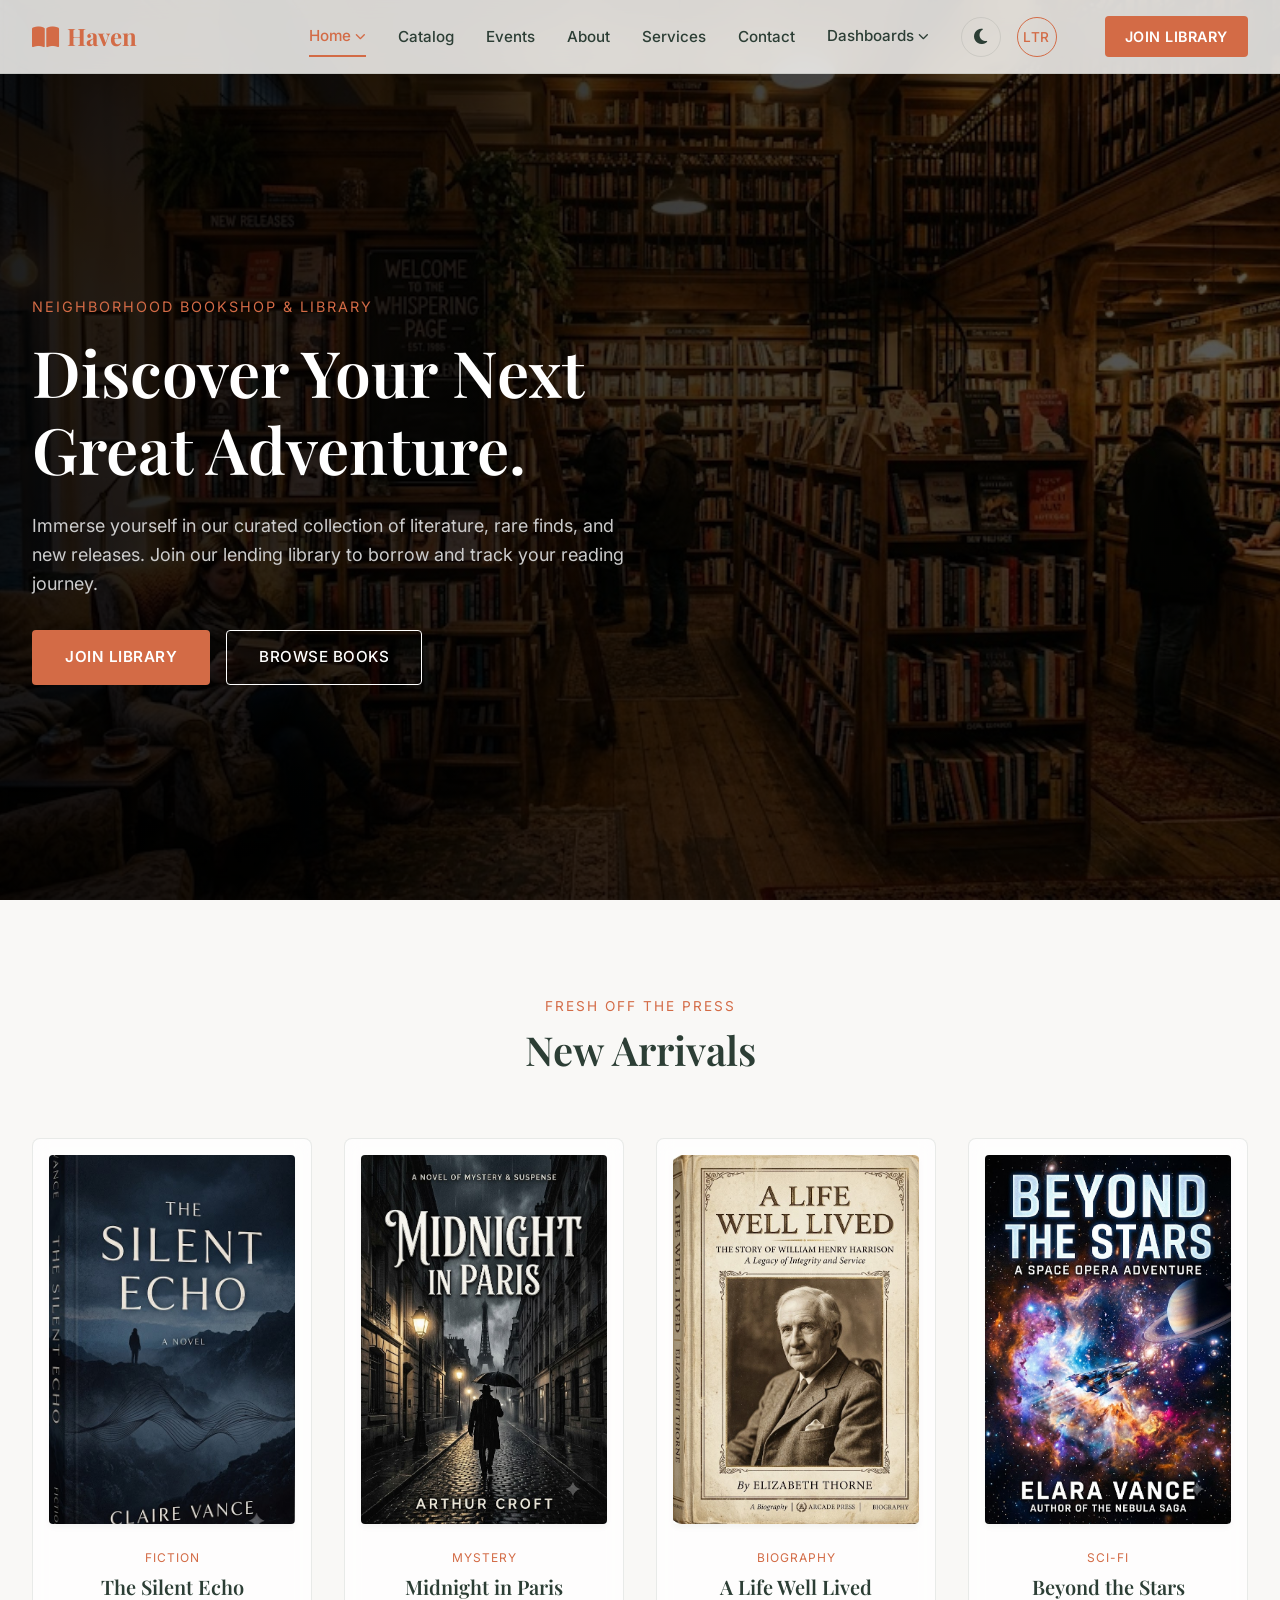
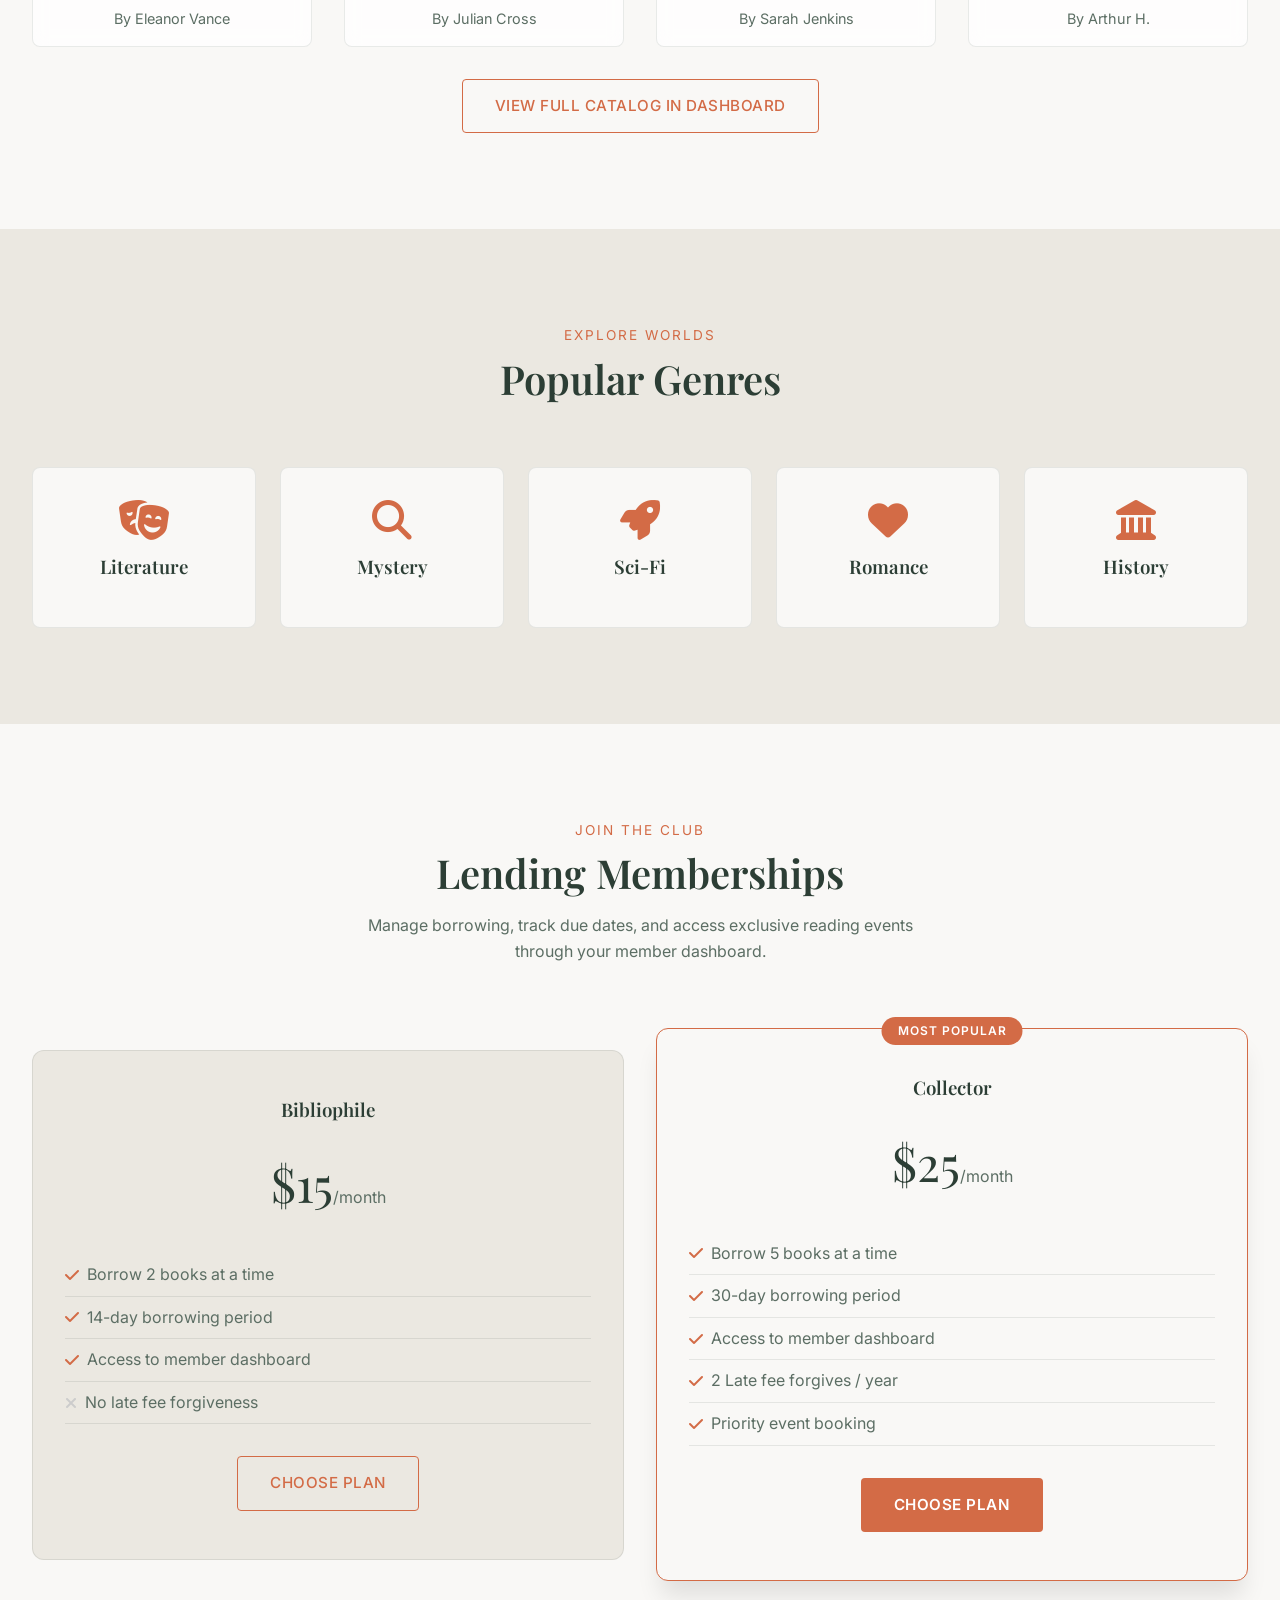
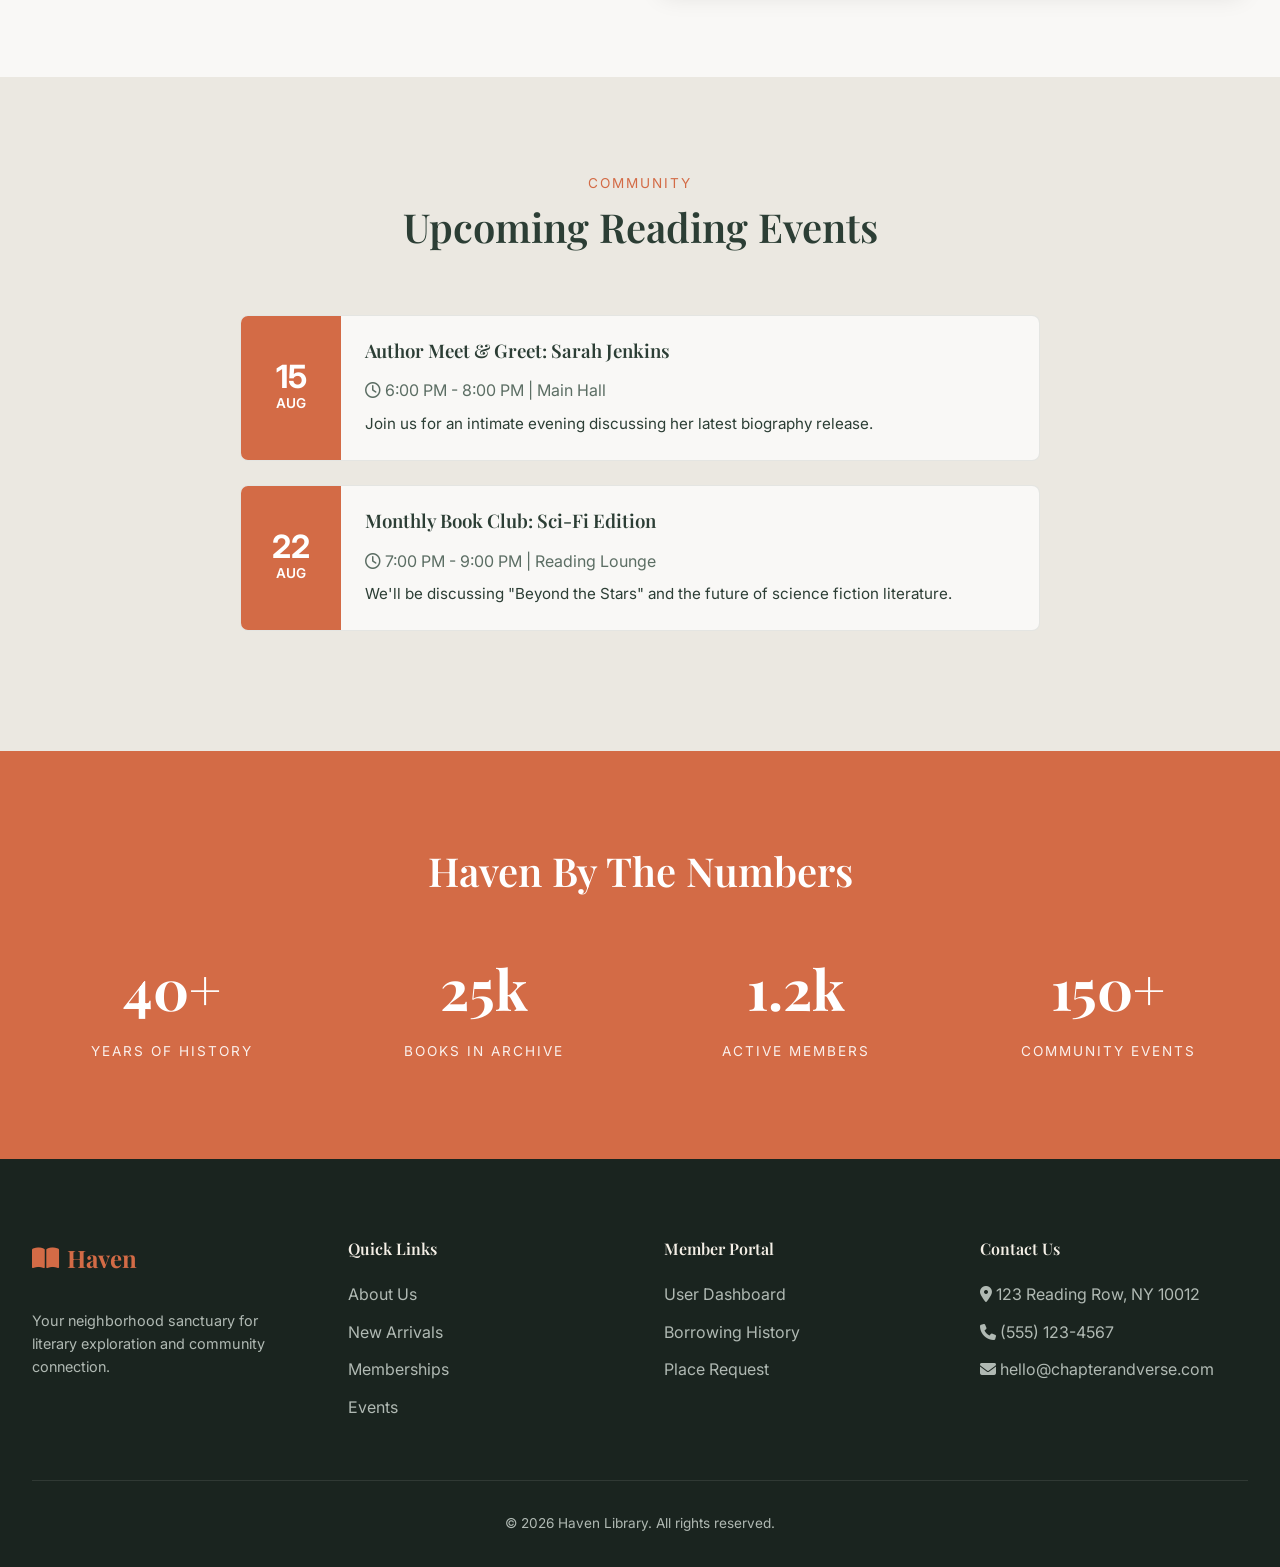
<file: index.html>
<!DOCTYPE html>
<html lang="en" data-theme="light" dir="ltr">
<head>
    <meta charset="UTF-8">
    <meta name="viewport" content="width=device-width, initial-scale=1.0">
    <title>Book Shop & Lending Library</title>
    <meta name="description" content="A premium neighborhood bookshop and lending library. Browse genres, new arrivals, and membership plans.">
    
    <!-- Fonts -->
    <link rel="preconnect" href="https://fonts.googleapis.com">
    <link rel="preconnect" href="https://fonts.gstatic.com" crossorigin>
    <link href="https://fonts.googleapis.com/css2?family=Inter:wght@300;400;500;600&family=Playfair+Display:ital,wght@0,400;0,600;0,700;1,400&display=swap" rel="stylesheet">
    
    <!-- Icons -->
    <link rel="stylesheet" href="https://cdnjs.cloudflare.com/ajax/libs/font-awesome/6.4.0/css/all.min.css">
    
    <!-- Favicon -->
    <link rel="icon" href="data:image/svg+xml,<svg xmlns='http://www.w3.org/2000/svg' viewBox='0 0 100 100'><text y='.9em' font-size='90'>📖</text></svg>">

    <!-- Styles -->
    <link rel="stylesheet" href="styles.css">

  <style>
    /* Full Height Hero Fix */
    .hero {
      min-height: 100vh !important;
      display: flex !important;
      background-size: cover !important;
      background-position: center !important;
      background-repeat: no-repeat !important;
      align-items: center !important;
    }
    .hero > .container {
      width: 100%;
    }
  </style>
</head>
<body>

    <!-- Header -->
    <header class="header" id="header">
        <div class="container nav-container">
            <a href="index.html" class="logo">
                <i class="fa-solid fa-book-open"></i>
                Haven
            </a>

            <nav>
                <ul class="nav-menu">
                    <!-- Home Dropdown -->
                    <li class="dropdown">
                        <span class="nav-link dropdown-toggle active">
                            Home <i class="fa-solid fa-chevron-down" style="font-size: 0.7em;"></i>
                        </span>
                        <ul class="dropdown-menu">
                            <li><a href="index.html" class="dropdown-item">Home 1 (Classic)</a></li>
                            <li><a href="home2.html" class="dropdown-item">Home 2 (Modern)</a></li>
                        </ul>
                    </li>
                    <li><a href="catalog.html" class="nav-link">Catalog</a></li>
                    <li><a href="events.html" class="nav-link">Events</a></li>
                    <li><a href="about.html" class="nav-link">About</a></li>
                    <li><a href="services.html" class="nav-link">Services</a></li>
                    <li><a href="contact.html" class="nav-link">Contact</a></li>
                    
                    <!-- Dashboard Dropdown -->
                    <li class="dropdown">
                        <span class="nav-link dropdown-toggle">
                            Dashboards <i class="fa-solid fa-chevron-down" style="font-size: 0.7em;"></i>
                        </span>
                        <ul class="dropdown-menu">
                            <li><a href="dashboard.html" class="dropdown-item"><i class="fa-regular fa-user"></i> User Dashboard</a></li>
                            <li><a href="admin.html" class="dropdown-item"><i class="fa-solid fa-lock"></i> Admin Dashboard</a></li>
                        </ul>
                    </li>
                    <li class="nav-toggles-item">
                        <div class="header-controls">
                            <button id="themeToggle" class="toggle-btn" aria-label="Toggle Dark Mode">
                                <i class="fa-solid fa-moon"></i>
                            </button>
                            <button id="dirToggle" class="btn btn-outline lang-toggle" aria-label="Toggle Text Direction">
                                LTR
                            </button>
                        </div>
                    </li>
                    <li class="nav-cta-item" style="display: flex; align-items: center; margin-left: 1rem;">
                        <a href="dashboard.html" class="btn btn-primary" style="padding: 0.5rem 1.2rem; font-size: 0.9rem;">Join Library</a>
                    </li>
                </ul>
            </nav>

            <button class="mobile-toggle" id="mobileToggle" aria-label="Toggle Menu"><i class="fa-solid fa-bars"></i></button>
        </div>
    </header>

    <!-- Hero Section -->
    <section class="hero">
        <img src="e86a8ed9-7cdf-4ee7-9367-7fd7661b8349.jpeg" alt="Library Interior" class="hero-bg">
        <div class="hero-overlay"></div>
        <div class="container relative z-10">
            <div class="hero-content reveal">
                <span class="hero-subtitle">Neighborhood Bookshop & Library</span>
                <h1 class="hero-title">Discover Your Next Great Adventure.</h1>
                <p class="hero-text">Immerse yourself in our curated collection of literature, rare finds, and new releases. Join our lending library to borrow and track your reading journey.</p>
                <div class="hero-actions">
                    <a href="#memberships" class="btn btn-primary">Join Library</a>
                    <a href="#arrivals" class="btn btn-outline" style="color: white; border-color: white;">Browse Books</a>
                </div>
            </div>
        </div>
    </section>

    <!-- New Arrivals Section -->
    <section id="arrivals" class="section">
        <div class="container">
            <div class="section-heading reveal">
                <span class="section-subtitle">Fresh off the press</span>
                <h2 class="section-title">New Arrivals</h2>
            </div>
            
            <div class="books-grid">
                <!-- Book 1 -->
                <div class="book-card reveal">
                    <img src="e0afbb86-c7f8-40c5-a974-e932ce80cade.jpeg" alt="The Silent Echo" class="book-cover">
                    <div class="book-info">
                        <span class="book-genre">Fiction</span>
                        <h3 class="book-title">The Silent Echo</h3>
                        <p class="book-author">By Eleanor Vance</p>
                    </div>
                </div>
                <!-- Book 2 -->
                <div class="book-card reveal" style="transition-delay: 0.1s;">
                    <img src="b78afc39-9c59-41c4-a77b-e069730bf9f2.jpeg" alt="Midnight in Paris" class="book-cover">
                    <div class="book-info">
                        <span class="book-genre">Mystery</span>
                        <h3 class="book-title">Midnight in Paris</h3>
                        <p class="book-author">By Julian Cross</p>
                    </div>
                </div>
                <!-- Book 3 -->
                <div class="book-card reveal" style="transition-delay: 0.2s;">
                    <img src="ce4ce3e5-c7f4-4487-aeb7-c701230aef47.jpeg" alt="A Life Well Lived" class="book-cover">
                    <div class="book-info">
                        <span class="book-genre">Biography</span>
                        <h3 class="book-title">A Life Well Lived</h3>
                        <p class="book-author">By Sarah Jenkins</p>
                    </div>
                </div>
                <!-- Book 4 -->
                <div class="book-card reveal" style="transition-delay: 0.3s;">
                    <img src="8c275122-92b0-4daa-a3ff-221fe13ae5e0.jpeg" alt="Beyond the Stars" class="book-cover">
                    <div class="book-info">
                        <span class="book-genre">Sci-Fi</span>
                        <h3 class="book-title">Beyond the Stars</h3>
                        <p class="book-author">By Arthur H.</p>
                    </div>
                </div>
            </div>
            
            <div class="text-center mt-8 reveal">
                <a href="dashboard.html" class="btn btn-outline">View Full Catalog in Dashboard</a>
            </div>
        </div>
    </section>

    <!-- Genres Section -->
    <section id="genres" class="section genres">
        <div class="container">
            <div class="section-heading reveal">
                <span class="section-subtitle">Explore Worlds</span>
                <h2 class="section-title">Popular Genres</h2>
            </div>
            
            <div class="genre-grid">
                <div class="genre-card reveal">
                    <i class="fa-solid fa-masks-theater genre-icon"></i>
                    <h3 class="genre-title">Literature</h3>
                </div>
                <div class="genre-card reveal" style="transition-delay: 0.1s;">
                    <i class="fa-solid fa-magnifying-glass genre-icon"></i>
                    <h3 class="genre-title">Mystery</h3>
                </div>
                <div class="genre-card reveal" style="transition-delay: 0.2s;">
                    <i class="fa-solid fa-rocket genre-icon"></i>
                    <h3 class="genre-title">Sci-Fi</h3>
                </div>
                <div class="genre-card reveal" style="transition-delay: 0.3s;">
                    <i class="fa-solid fa-heart genre-icon"></i>
                    <h3 class="genre-title">Romance</h3>
                </div>
                <div class="genre-card reveal" style="transition-delay: 0.4s;">
                    <i class="fa-solid fa-landmark genre-icon"></i>
                    <h3 class="genre-title">History</h3>
                </div>
            </div>
        </div>
    </section>

    <!-- Membership Plans Section -->
    <section id="memberships" class="section">
        <div class="container">
            <div class="section-heading reveal">
                <span class="section-subtitle">Join the Club</span>
                <h2 class="section-title">Lending Memberships</h2>
                <p style="max-width: 600px; margin: 0 auto; color: var(--text-secondary);">Manage borrowing, track due dates, and access exclusive reading events through your member dashboard.</p>
            </div>
            
            <div class="membership-grid">
                <!-- Basic Plan -->
                <div class="plan-card reveal">
                    <h3>Bibliophile</h3>
                    <div class="plan-price">$15<span>/month</span></div>
                    <ul class="plan-features">
                        <li><i class="fa-solid fa-check"></i> Borrow 2 books at a time</li>
                        <li><i class="fa-solid fa-check"></i> 14-day borrowing period</li>
                        <li><i class="fa-solid fa-check"></i> Access to member dashboard</li>
                        <li><i class="fa-solid fa-xmark" style="color: #ccc;"></i> No late fee forgiveness</li>
                    </ul>
                    <a href="#" class="btn btn-outline">Choose Plan</a>
                </div>
                
                <!-- Premium Plan -->
                <div class="plan-card popular reveal" style="transition-delay: 0.2s;">
                    <div class="popular-badge">Most Popular</div>
                    <h3>Collector</h3>
                    <div class="plan-price">$25<span>/month</span></div>
                    <ul class="plan-features">
                        <li><i class="fa-solid fa-check"></i> Borrow 5 books at a time</li>
                        <li><i class="fa-solid fa-check"></i> 30-day borrowing period</li>
                        <li><i class="fa-solid fa-check"></i> Access to member dashboard</li>
                        <li><i class="fa-solid fa-check"></i> 2 Late fee forgives / year</li>
                        <li><i class="fa-solid fa-check"></i> Priority event booking</li>
                    </ul>
                    <a href="#" class="btn btn-primary">Choose Plan</a>
                </div>
            </div>
        </div>
    </section>

    <!-- Reading Events Section -->
    <section id="events" class="section events">
        <div class="container">
            <div class="section-heading reveal">
                <span class="section-subtitle">Community</span>
                <h2 class="section-title">Upcoming Reading Events</h2>
            </div>
            
            <div style="max-width: 800px; margin: 0 auto;">
                <div class="event-card reveal">
                    <div class="event-date">
                        <span class="event-day">15</span>
                        <span class="event-month">Aug</span>
                    </div>
                    <div class="event-info">
                        <h3>Author Meet & Greet: Sarah Jenkins</h3>
                        <p style="color: var(--text-secondary); margin-top: 0.5rem;"><i class="fa-regular fa-clock"></i> 6:00 PM - 8:00 PM | Main Hall</p>
                        <p style="margin-top: 0.5rem; font-size: 0.95rem;">Join us for an intimate evening discussing her latest biography release.</p>
                    </div>
                </div>
                
                <div class="event-card reveal" style="transition-delay: 0.1s;">
                    <div class="event-date">
                        <span class="event-day">22</span>
                        <span class="event-month">Aug</span>
                    </div>
                    <div class="event-info">
                        <h3>Monthly Book Club: Sci-Fi Edition</h3>
                        <p style="color: var(--text-secondary); margin-top: 0.5rem;"><i class="fa-regular fa-clock"></i> 7:00 PM - 9:00 PM | Reading Lounge</p>
                        <p style="margin-top: 0.5rem; font-size: 0.95rem;">We'll be discussing "Beyond the Stars" and the future of science fiction literature.</p>
                    </div>
                </div>
            </div>
        </div>
    </section>

    <!-- Section 6: Library Impact / Statistics -->
    <section class="section" style="background-color: var(--accent); color: white; text-align: center;">
        <div class="container reveal">
            <h2 class="section-title" style="color: white; margin-bottom: 3rem;">Haven By The Numbers</h2>
            <div style="display: grid; grid-template-columns: repeat(auto-fit, minmax(200px, 1fr)); gap: 2rem;">
                <div>
                    <div style="font-size: 3.5rem; font-family: 'Playfair Display', serif; font-weight: 700; margin-bottom: 0.5rem;">40+</div>
                    <p style="text-transform: uppercase; letter-spacing: 2px; font-size: 0.85rem; opacity: 0.9;">Years of History</p>
                </div>
                <div>
                    <div style="font-size: 3.5rem; font-family: 'Playfair Display', serif; font-weight: 700; margin-bottom: 0.5rem;">25k</div>
                    <p style="text-transform: uppercase; letter-spacing: 2px; font-size: 0.85rem; opacity: 0.9;">Books in Archive</p>
                </div>
                <div>
                    <div style="font-size: 3.5rem; font-family: 'Playfair Display', serif; font-weight: 700; margin-bottom: 0.5rem;">1.2k</div>
                    <p style="text-transform: uppercase; letter-spacing: 2px; font-size: 0.85rem; opacity: 0.9;">Active Members</p>
                </div>
                <div>
                    <div style="font-size: 3.5rem; font-family: 'Playfair Display', serif; font-weight: 700; margin-bottom: 0.5rem;">150+</div>
                    <p style="text-transform: uppercase; letter-spacing: 2px; font-size: 0.85rem; opacity: 0.9;">Community Events</p>
                </div>
            </div>
        </div>
    </section>

    <!-- Footer -->
    <footer id="contact" class="footer">
        <div class="container">
            <div class="footer-grid">
                <div>
                    <a href="#" class="footer-logo">
                        <i class="fa-solid fa-book-open"></i> Haven
                    </a>
                    <p style="font-size: 0.9rem; margin-top: 1rem;">Your neighborhood sanctuary for literary exploration and community connection.</p>
                </div>
                <div>
                    <h4 class="footer-heading">Quick Links</h4>
                    <ul class="footer-links">
                        <li><a href="#about">About Us</a></li>
                        <li><a href="#arrivals">New Arrivals</a></li>
                        <li><a href="#memberships">Memberships</a></li>
                        <li><a href="#events">Events</a></li>
                    </ul>
                </div>
                <div>
                    <h4 class="footer-heading">Member Portal</h4>
                    <ul class="footer-links">
                        <li><a href="dashboard.html">User Dashboard</a></li>
                        <li><a href="#">Borrowing History</a></li>
                        <li><a href="#">Place Request</a></li>
                    </ul>
                </div>
                <div>
                    <h4 class="footer-heading">Contact Us</h4>
                    <ul class="footer-links">
                        <li><i class="fa-solid fa-location-dot"></i> 123 Reading Row, NY 10012</li>
                        <li><i class="fa-solid fa-phone"></i> (555) 123-4567</li>
                        <li><i class="fa-solid fa-envelope"></i> hello@chapterandverse.com</li>
                    </ul>
                </div>
            </div>
            <div class="footer-bottom">
                <p>&copy; 2026 Haven Library. All rights reserved.</p>
            </div>
        </div>
    </footer>

    <!-- Script -->
    <script src="script.js"></script>
</body>
</html>
</file>
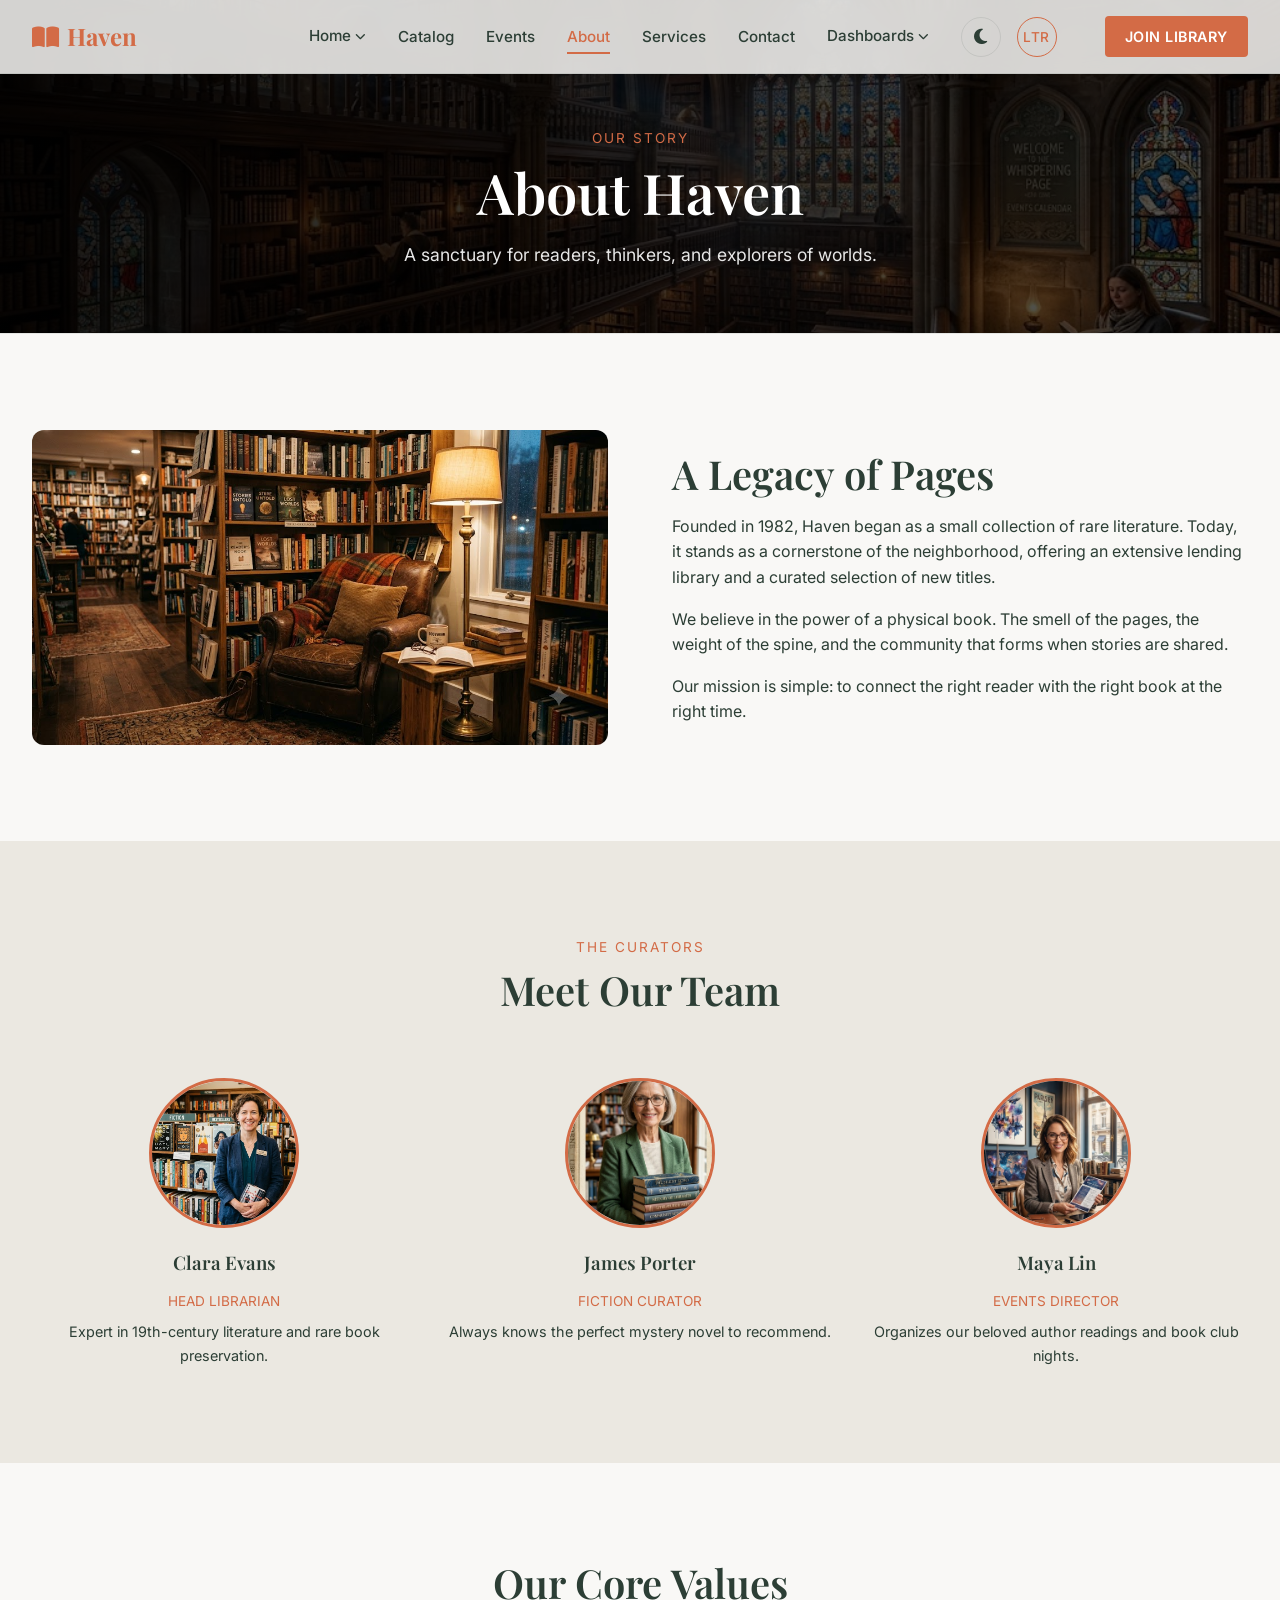
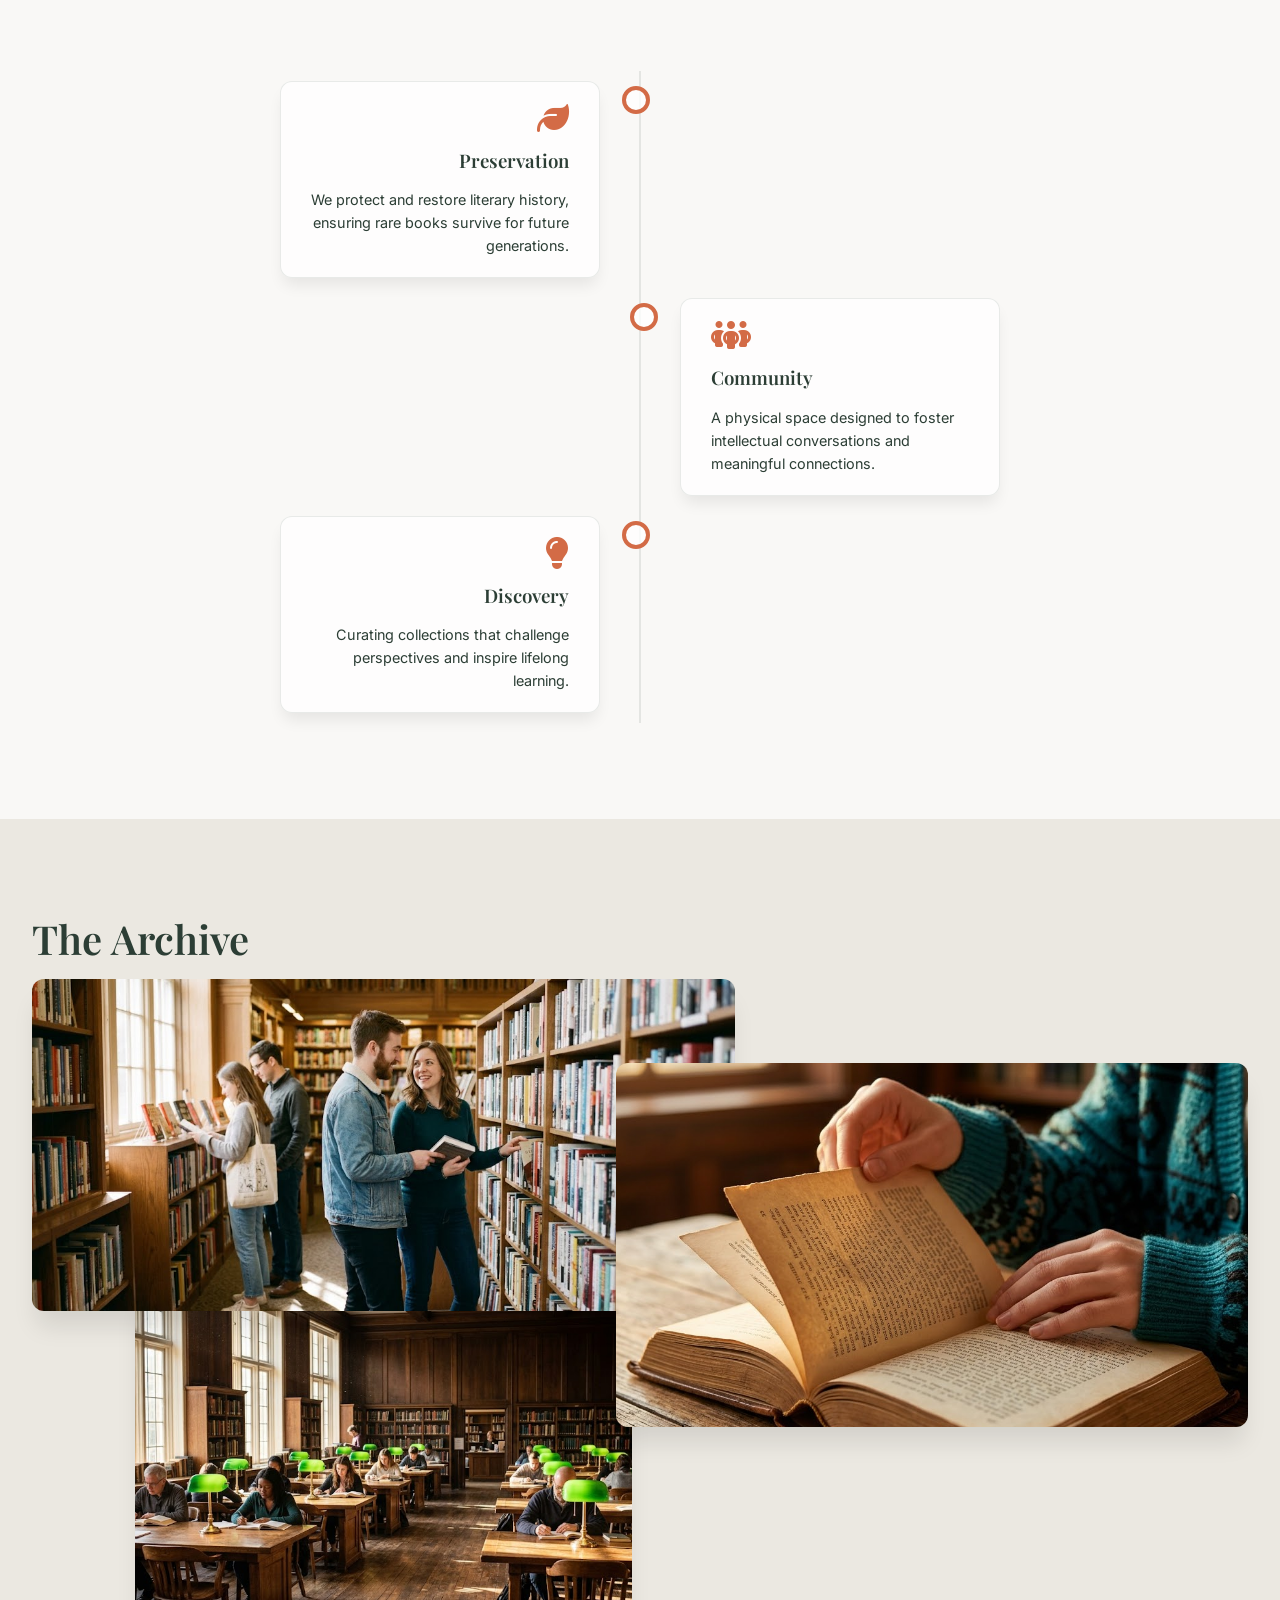
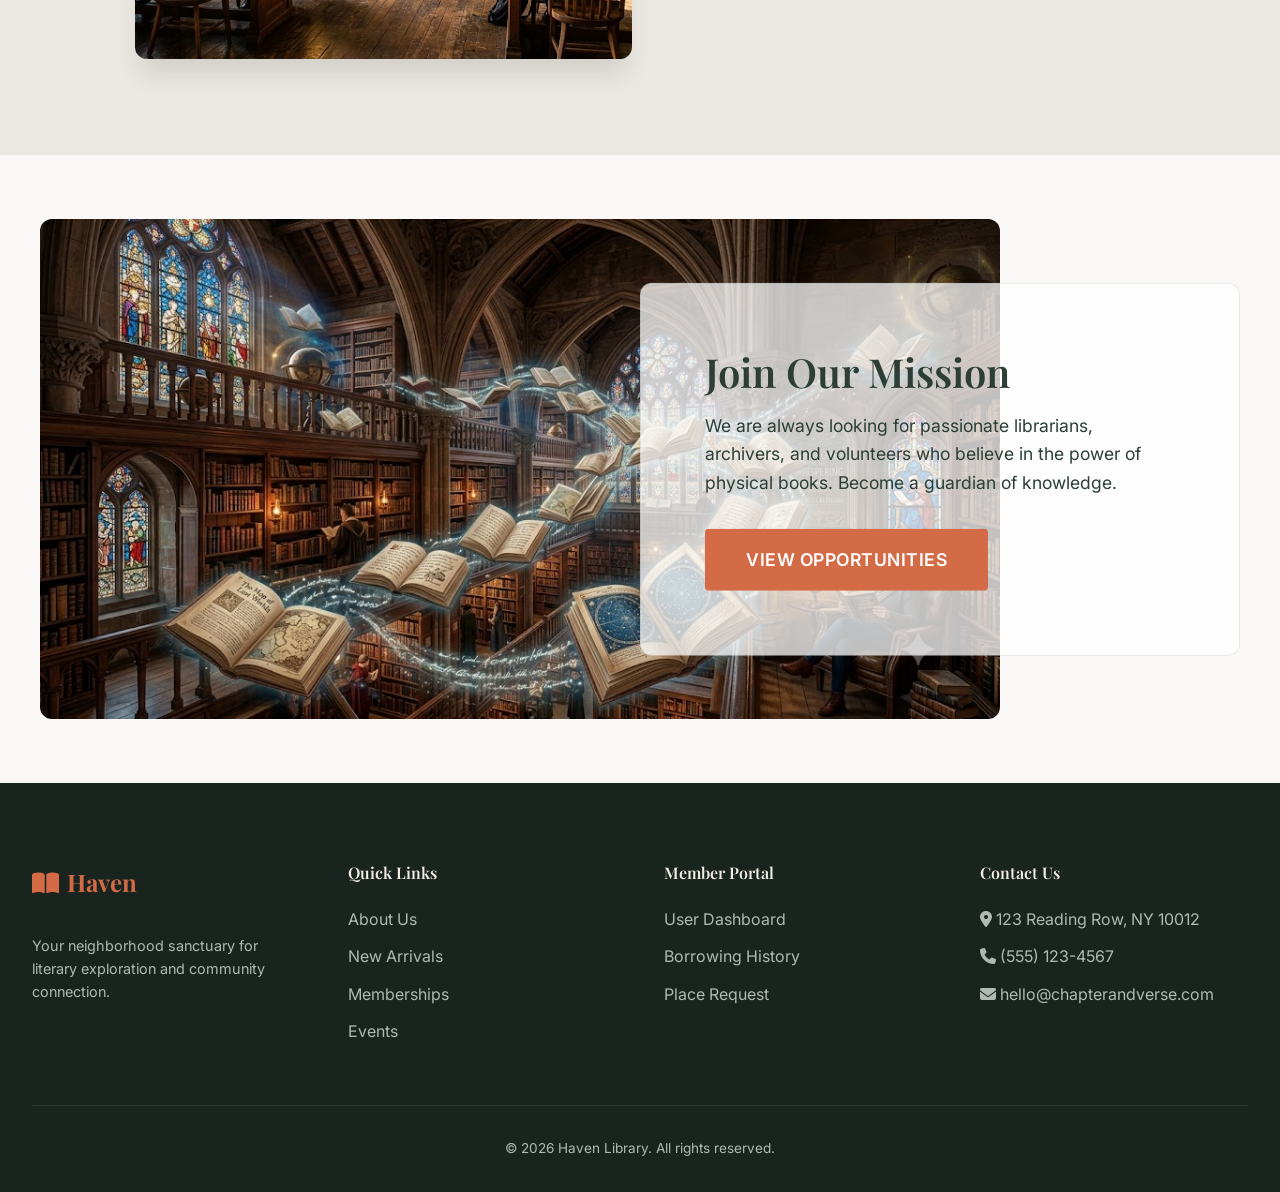
<file: about.html>
<!DOCTYPE html>
<html lang="en" data-theme="light" dir="ltr">
<head>
    <meta charset="UTF-8">
    <meta name="viewport" content="width=device-width, initial-scale=1.0">
    <title>Book Shop & Lending Library</title>
    <meta name="description" content="A premium neighborhood bookshop and lending library. Browse genres, new arrivals, and membership plans.">
    
    <!-- Fonts -->
    <link rel="preconnect" href="https://fonts.googleapis.com">
    <link rel="preconnect" href="https://fonts.gstatic.com" crossorigin>
    <link href="https://fonts.googleapis.com/css2?family=Inter:wght@300;400;500;600&family=Playfair+Display:ital,wght@0,400;0,600;0,700;1,400&display=swap" rel="stylesheet">
    
    <!-- Icons -->
    <link rel="stylesheet" href="https://cdnjs.cloudflare.com/ajax/libs/font-awesome/6.4.0/css/all.min.css">
    
    <!-- Styles -->
    <link rel="stylesheet" href="styles.css">
    <!-- Favicon -->
    <link rel="icon" href="data:image/svg+xml,<svg xmlns='http://www.w3.org/2000/svg' viewBox='0 0 100 100'><text y='.9em' font-size='90'>📖</text></svg>">
</head>
<body>

    <!-- Header -->
    <header class="header" id="header">
        <div class="container nav-container">
            <a href="index.html" class="logo">
                <i class="fa-solid fa-book-open"></i>
                Haven
            </a>

            <nav>
                <ul class="nav-menu">
                    <!-- Home Dropdown -->
                    <li class="dropdown">
                        <span class="nav-link dropdown-toggle">
                            Home <i class="fa-solid fa-chevron-down" style="font-size: 0.7em;"></i>
                        </span>
                        <ul class="dropdown-menu">
                            <li><a href="index.html" class="dropdown-item">Home 1 (Classic)</a></li>
                            <li><a href="home2.html" class="dropdown-item">Home 2 (Modern)</a></li>
                        </ul>
                    </li>
                    <li><a href="catalog.html" class="nav-link">Catalog</a></li>
                    <li><a href="events.html" class="nav-link">Events</a></li>
                    <li><a href="about.html" class="nav-link active">About</a></li>
                    <li><a href="services.html" class="nav-link">Services</a></li>
                    <li><a href="contact.html" class="nav-link">Contact</a></li>
                    
                    <!-- Dashboard Dropdown -->
                    <li class="dropdown">
                        <span class="nav-link dropdown-toggle">
                            Dashboards <i class="fa-solid fa-chevron-down" style="font-size: 0.7em;"></i>
                        </span>
                        <ul class="dropdown-menu">
                            <li><a href="dashboard.html" class="dropdown-item"><i class="fa-regular fa-user"></i> User Dashboard</a></li>
                            <li><a href="admin.html" class="dropdown-item"><i class="fa-solid fa-lock"></i> Admin Dashboard</a></li>
                        </ul>
                    </li>
                    <li class="nav-toggles-item">
                        <div class="header-controls">
                            <button id="themeToggle" class="toggle-btn" aria-label="Toggle Dark Mode">
                                <i class="fa-solid fa-moon"></i>
                            </button>
                            <button id="dirToggle" class="btn btn-outline lang-toggle" aria-label="Toggle Text Direction">
                                LTR
                            </button>
                        </div>
                    </li>
                    <li class="nav-cta-item" style="display: flex; align-items: center; margin-left: 1rem;">
                        <a href="dashboard.html" class="btn btn-primary" style="padding: 0.5rem 1.2rem; font-size: 0.9rem;">Join Library</a>
                    </li>
                </ul>
            </nav>

            <button class="mobile-toggle" id="mobileToggle" aria-label="Toggle Menu"><i class="fa-solid fa-bars"></i></button>
        </div>
    </header>

    <!-- About Page Header -->
    <header class="page-header" style="position: relative; overflow: hidden; background-color: transparent;">
        <img src="76ff0e44-7085-4383-aed8-23948f202805.jpeg" alt="About Haven" class="hero-bg">
        <div class="hero-overlay"></div>
        <div class="container reveal" style="position: relative; z-index: 10;">
            <span class="section-subtitle">Our Story</span>
            <h1 class="page-title" style="color: white;">About Haven</h1>
            <p style="color: rgba(255,255,255,0.9); max-width: 600px; margin: 0 auto; font-size: 1.1rem;">A sanctuary for readers, thinkers, and explorers of worlds.</p>
        </div>
    </header>

    <!-- Our Story Section -->
    <section class="section">
        <div class="container">
            <div style="display: grid; grid-template-columns: repeat(auto-fit, minmax(300px, 1fr)); gap: 4rem; align-items: center;">
                <div class="reveal">
                    <img src="80c6503f-d42f-417b-8337-ac3bcc38809f.jpeg" alt="Library Interior" style="width: 100%; border-radius: 12px; box-shadow: var(--shadow-xl);">
                </div>
                <div class="reveal" style="transition-delay: 0.2s;">
                    <h2 class="section-title">A Legacy of Pages</h2>
                    <p class="mb-4 text-secondary">Founded in 1982, Haven began as a small collection of rare literature. Today, it stands as a cornerstone of the neighborhood, offering an extensive lending library and a curated selection of new titles.</p>
                    <p class="mb-4 text-secondary">We believe in the power of a physical book. The smell of the pages, the weight of the spine, and the community that forms when stories are shared.</p>
                    <p class="text-secondary">Our mission is simple: to connect the right reader with the right book at the right time.</p>
                </div>
            </div>
        </div>
    </section>

    <!-- Meet the Team -->
    <section class="section" style="background-color: var(--bg-secondary);">
        <div class="container">
            <div class="section-heading reveal">
                <span class="section-subtitle">The Curators</span>
                <h2 class="section-title">Meet Our Team</h2>
            </div>
            <div class="team-grid">
                <div class="team-card reveal">
                    <img src="a6f9d0ed-96dd-4e14-bbec-952590f43e72.jpeg" alt="Clara Evans" class="team-img">
                    <h3>Clara Evans</h3>
                    <p style="color: var(--accent); font-size: 0.85rem; text-transform: uppercase; margin-bottom: 0.5rem; display: block;">Head Librarian</p>
                    <p style="font-size: 0.9rem; color: var(--text-primary);">Expert in 19th-century literature and rare book preservation.</p>
                </div>
                <div class="team-card reveal" style="transition-delay: 0.1s;">
                    <img src="3a83645f-9e93-4608-8c85-03bab5e78cf7.jpeg" alt="James Porter" class="team-img">
                    <h3>James Porter</h3>
                    <p style="color: var(--accent); font-size: 0.85rem; text-transform: uppercase; margin-bottom: 0.5rem; display: block;">Fiction Curator</p>
                    <p style="font-size: 0.9rem; color: var(--text-primary);">Always knows the perfect mystery novel to recommend.</p>
                </div>
                <div class="team-card reveal" style="transition-delay: 0.2s;">
                    <img src="a6c5d80a-0612-4df1-a582-3ed206440382.jpeg" alt="Maya Lin" class="team-img">
                    <h3>Maya Lin</h3>
                    <p style="color: var(--accent); font-size: 0.85rem; text-transform: uppercase; margin-bottom: 0.5rem; display: block;">Events Director</p>
                    <p style="font-size: 0.9rem; color: var(--text-primary);">Organizes our beloved author readings and book club nights.</p>
                </div>
            </div>
        </div>
    </section>

    <!-- Section 4: Core Values -->
    <section class="section">
        <div class="container reveal" style="position: relative; z-index: 10;">
            <h2 class="section-title" style="text-align: center; margin-bottom: 4rem;">Our Core Values</h2>
            <div class="vertical-timeline">
                <div class="timeline-item left">
                    <div class="timeline-content">
                        <i class="fa-solid fa-leaf timeline-icon"></i>
                        <h3 style="margin-bottom: 1rem;">Preservation</h3>
                        <p style="color: var(--text-primary); font-size: 0.9rem;">We protect and restore literary history, ensuring rare books survive for future generations.</p>
                    </div>
                </div>
                <div class="timeline-item right">
                    <div class="timeline-content">
                        <i class="fa-solid fa-people-group timeline-icon"></i>
                        <h3 style="margin-bottom: 1rem;">Community</h3>
                        <p style="color: var(--text-primary); font-size: 0.9rem;">A physical space designed to foster intellectual conversations and meaningful connections.</p>
                    </div>
                </div>
                <div class="timeline-item left">
                    <div class="timeline-content">
                        <i class="fa-solid fa-lightbulb timeline-icon"></i>
                        <h3 style="margin-bottom: 1rem;">Discovery</h3>
                        <p style="color: var(--text-primary); font-size: 0.9rem;">Curating collections that challenge perspectives and inspire lifelong learning.</p>
                    </div>
                </div>
            </div>
        </div>
    </section>

    <!-- Section 5: The Archive Gallery -->
    <section class="section" style="background-color: var(--bg-secondary); overflow: hidden;">
        <div class="container reveal" style="position: relative; z-index: 10;">
            <h2 class="section-title">The Archive</h2>
            <div class="masonry-collage">
                <div class="masonry-item m-item-1">
                    <img src="03afe36d-afa8-4ec9-bcd1-c13541b6d975.jpeg" alt="Archive Image 1">
                </div>
                <div class="masonry-item m-item-2">
                    <img src="969bd23e-c5d7-4df9-9360-d5f03ae5e233.jpeg" alt="Archive Image 2">
                </div>
                <div class="masonry-item m-item-3">
                    <img src="af3d0022-21b1-41a2-ac44-424d550dd46a.jpeg" alt="Archive Image 3">
                </div>
            </div>
        </div>
    </section>

    <!-- Section 6: Join Our Mission -->
    <section class="section" style="padding: 0;">
        <div class="overlap-container reveal">
            <img src="0cc7e056-24b3-48b5-ab06-8b6b2de381cd.jpeg" alt="Join Our Mission" class="overlap-image">
            <div class="overlap-content">
                <h2 class="section-title">Join Our Mission</h2>
                <p style="color: var(--text-primary); margin-bottom: 2rem; font-size: 1.1rem; line-height: 1.6;">We are always looking for passionate librarians, archivers, and volunteers who believe in the power of physical books. Become a guardian of knowledge.</p>
                <a href="contact.html" class="btn btn-primary" style="padding: 1rem 2.5rem; font-size: 1.1rem;">View Opportunities</a>
            </div>
        </div>
    </section>

    <!-- Footer -->
    <footer id="contact" class="footer">
        <div class="container">
            <div class="footer-grid">
                <div>
                    <a href="#" class="footer-logo">
                        <i class="fa-solid fa-book-open"></i> Haven
                    </a>
                    <p style="font-size: 0.9rem; margin-top: 1rem;">Your neighborhood sanctuary for literary exploration and community connection.</p>
                </div>
                <div>
                    <h4 class="footer-heading">Quick Links</h4>
                    <ul class="footer-links">
                        <li><a href="#about">About Us</a></li>
                        <li><a href="#arrivals">New Arrivals</a></li>
                        <li><a href="#memberships">Memberships</a></li>
                        <li><a href="#events">Events</a></li>
                    </ul>
                </div>
                <div>
                    <h4 class="footer-heading">Member Portal</h4>
                    <ul class="footer-links">
                        <li><a href="dashboard.html">User Dashboard</a></li>
                        <li><a href="#">Borrowing History</a></li>
                        <li><a href="#">Place Request</a></li>
                    </ul>
                </div>
                <div>
                    <h4 class="footer-heading">Contact Us</h4>
                    <ul class="footer-links">
                        <li><i class="fa-solid fa-location-dot"></i> 123 Reading Row, NY 10012</li>
                        <li><i class="fa-solid fa-phone"></i> (555) 123-4567</li>
                        <li><i class="fa-solid fa-envelope"></i> hello@chapterandverse.com</li>
                    </ul>
                </div>
            </div>
            <div class="footer-bottom">
                <p>&copy; 2026 Haven Library. All rights reserved.</p>
            </div>
        </div>
    </footer>

    <!-- Script -->
    <script src="script.js"></script>
</body>
</html>
</file>
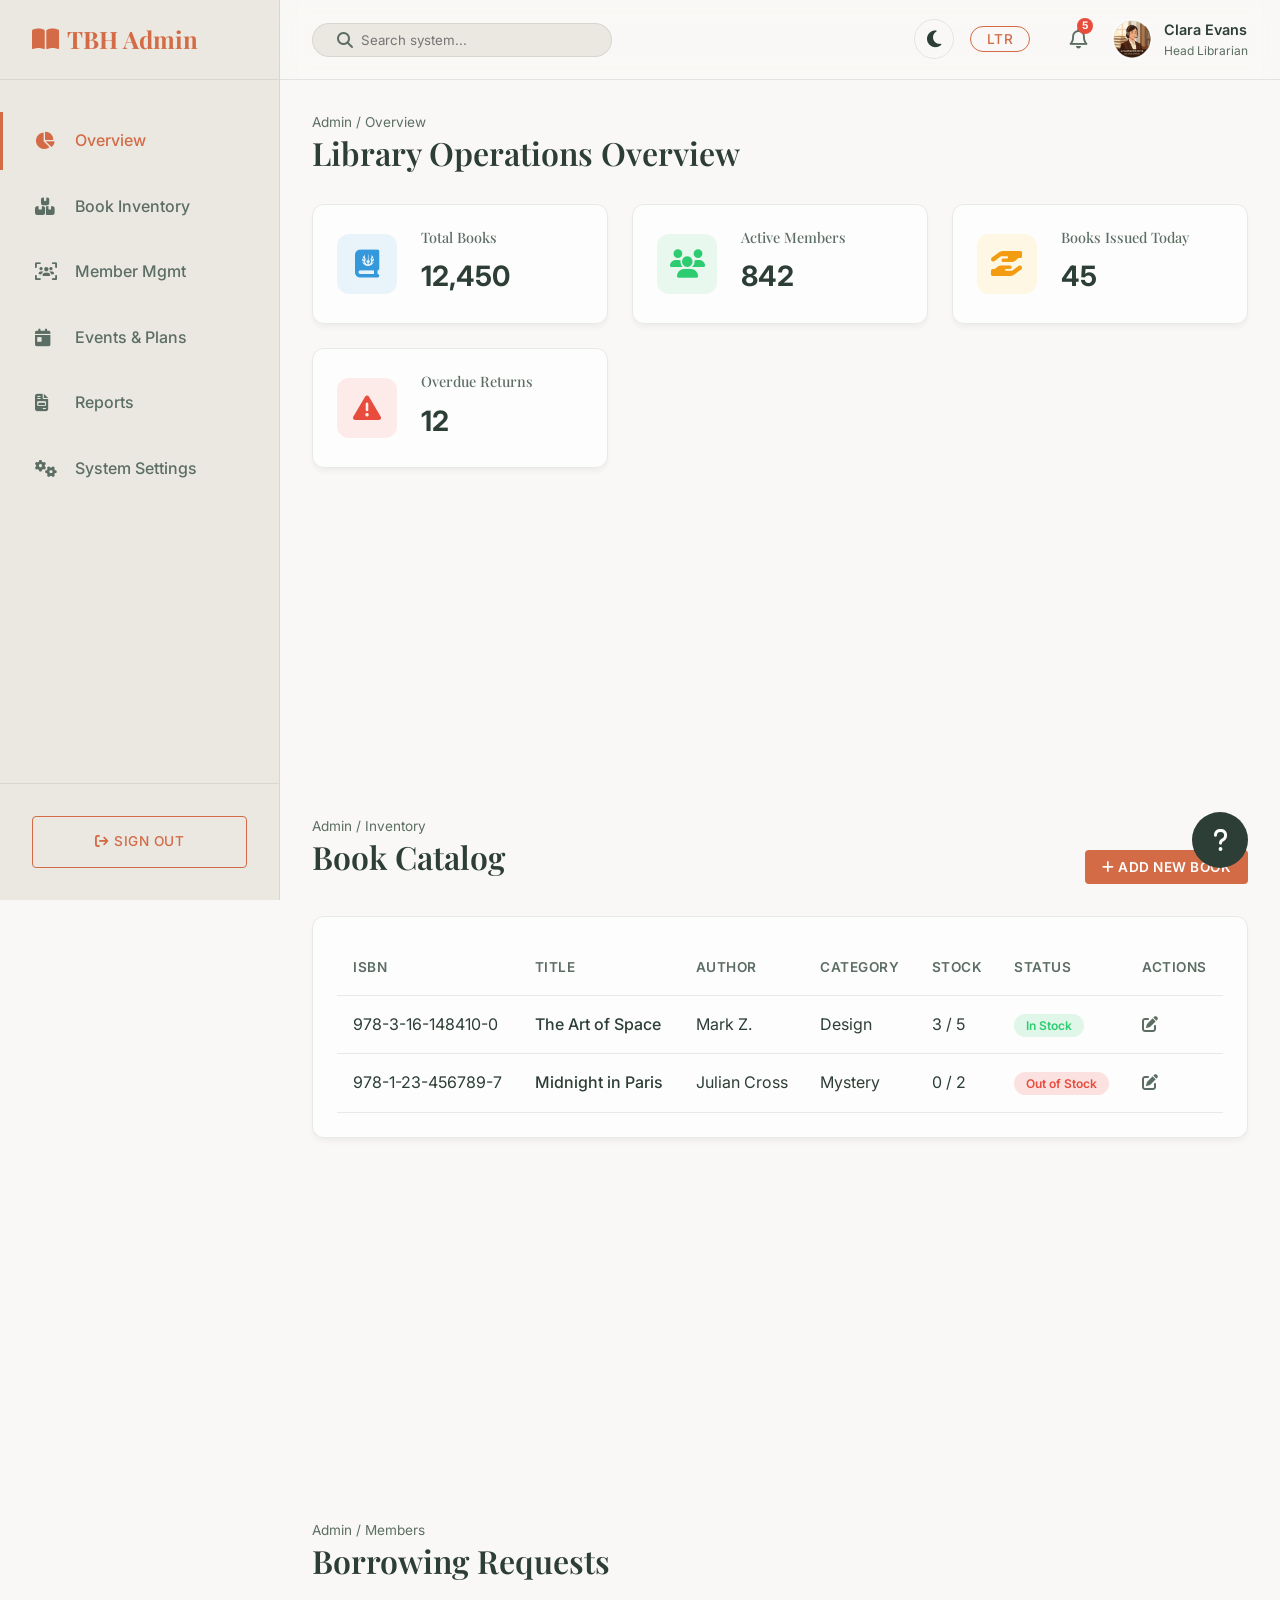
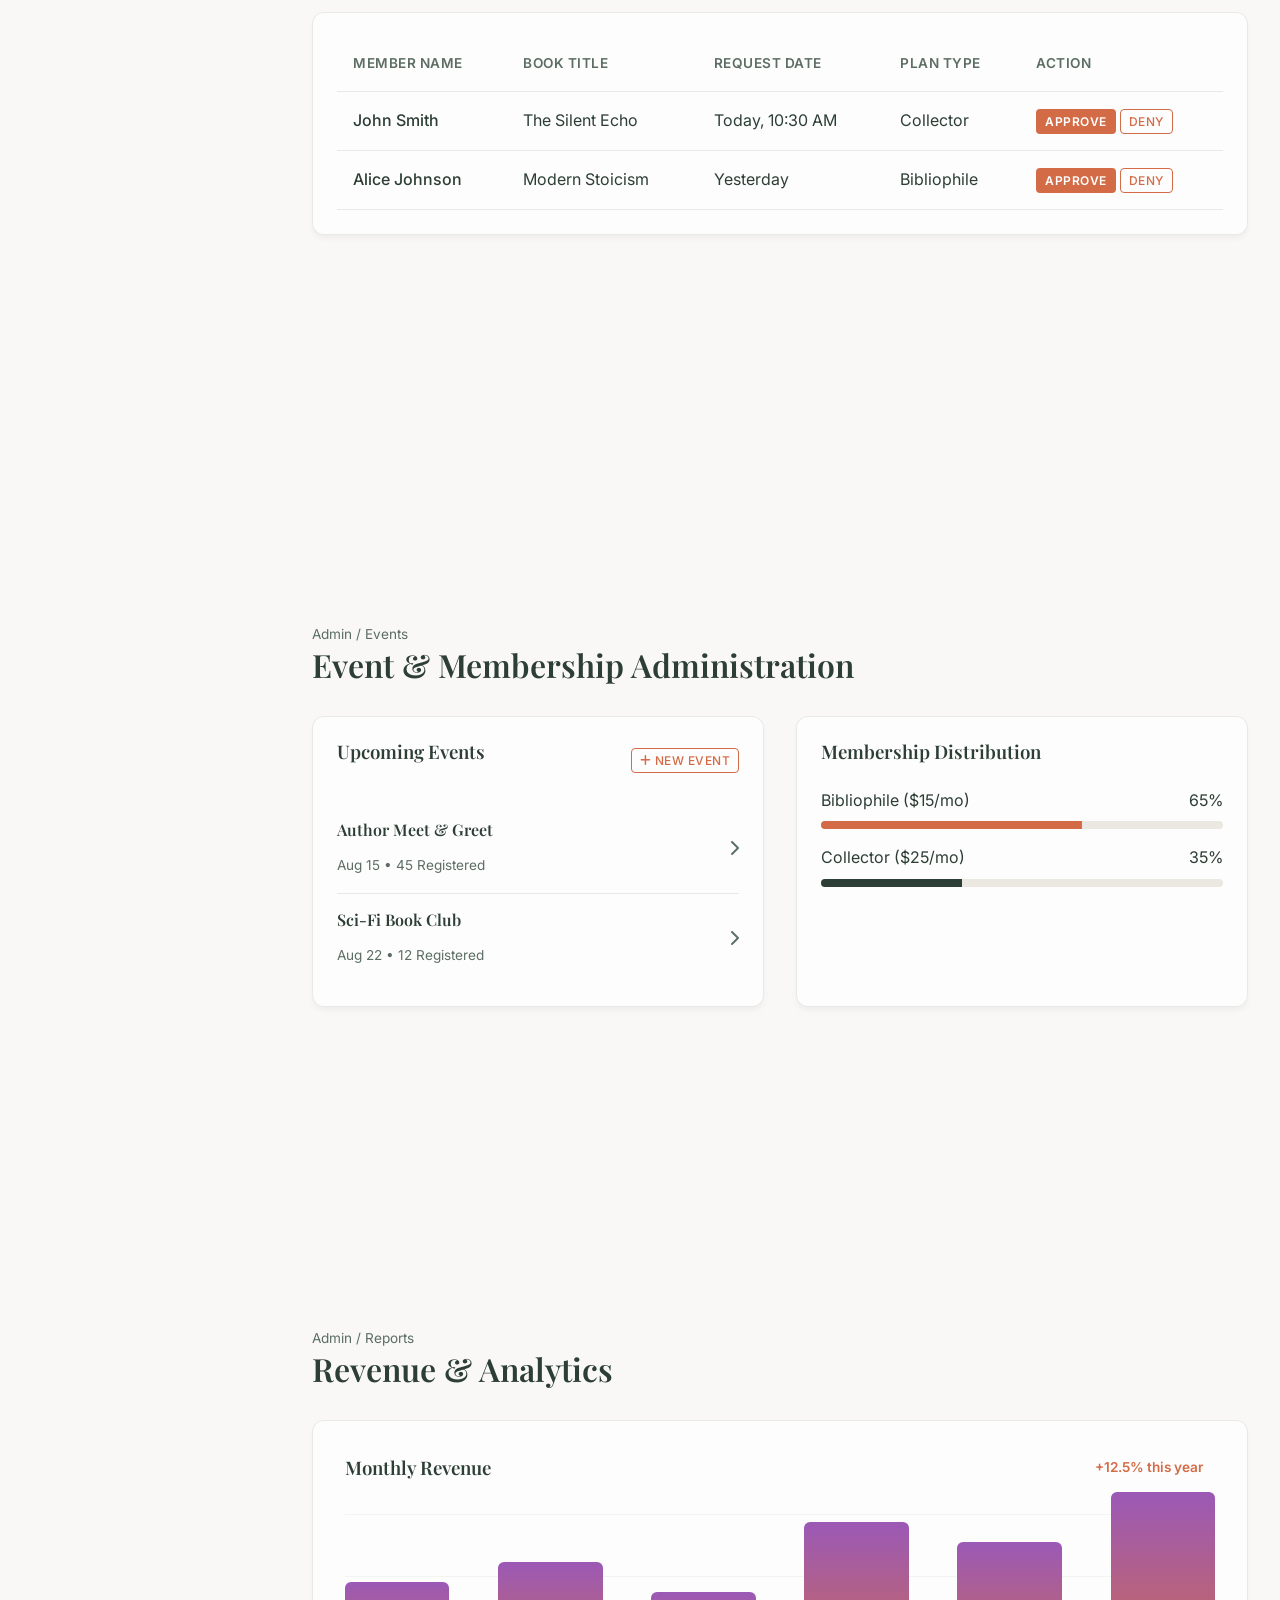
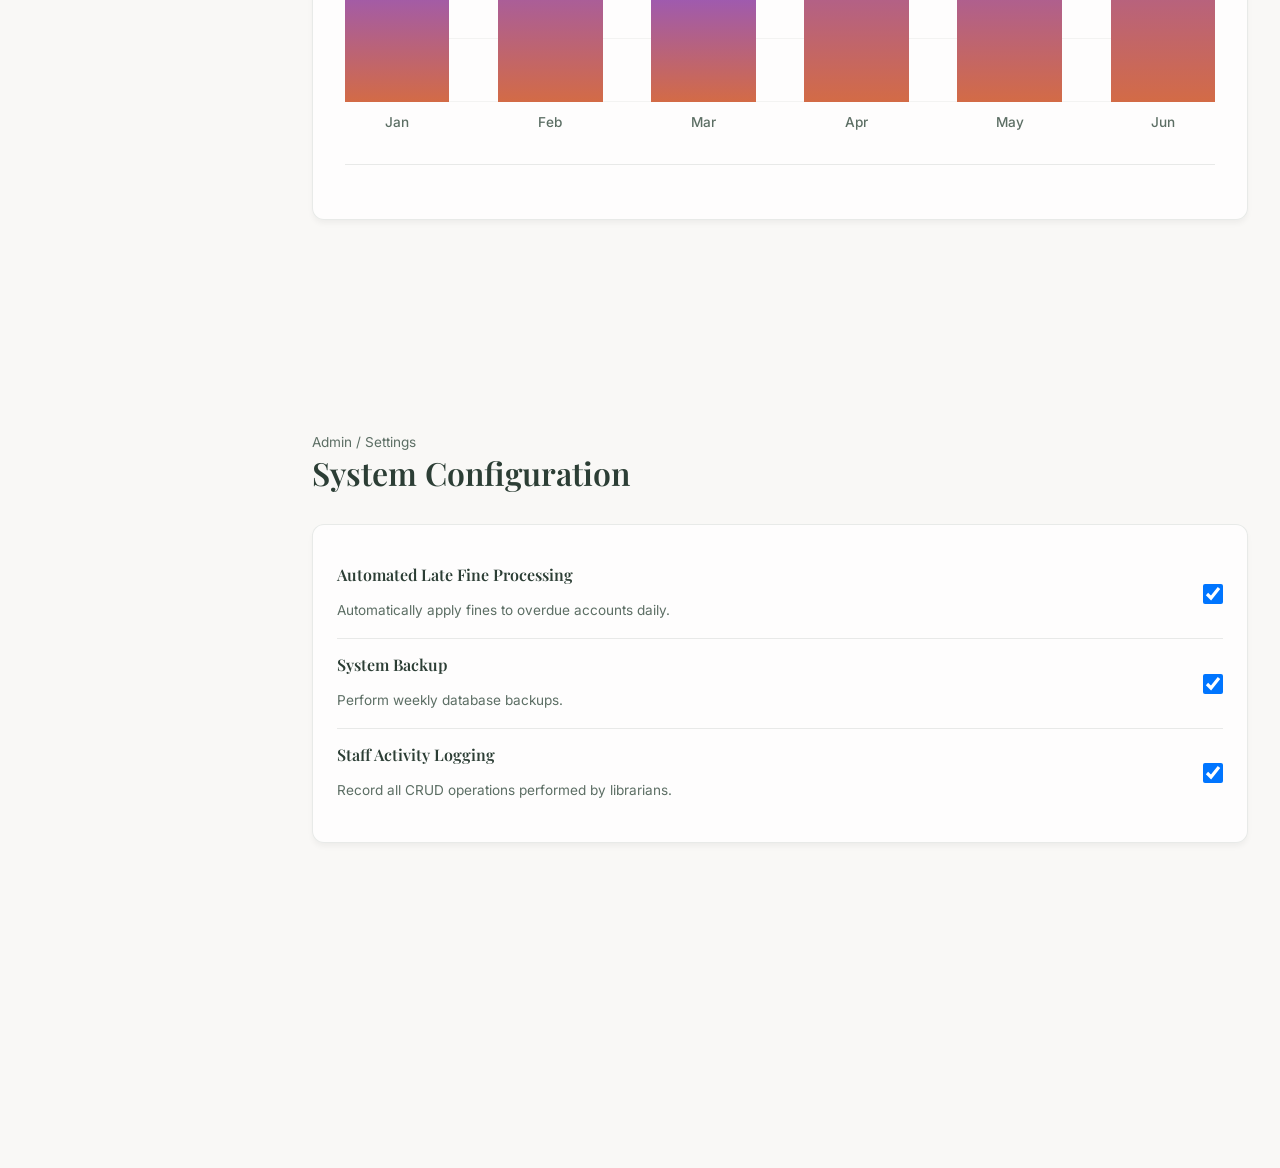
<file: admin.html>
<!DOCTYPE html>
<html lang="en" data-theme="light" dir="ltr">
<head>
    <meta charset="UTF-8">
    <meta name="viewport" content="width=device-width, initial-scale=1.0">
    <title>Admin Dashboard - Haven</title>
    <meta name="description" content="Library ERP and Administration Dashboard.">
    
    <!-- Fonts -->
    <link rel="preconnect" href="https://fonts.googleapis.com">
    <link rel="preconnect" href="https://fonts.gstatic.com" crossorigin>
    <link href="https://fonts.googleapis.com/css2?family=Inter:wght@300;400;500;600&family=Playfair+Display:ital,wght@0,400;0,600;0,700;1,400&display=swap" rel="stylesheet">
    
    <!-- Icons -->
    <link rel="stylesheet" href="https://cdnjs.cloudflare.com/ajax/libs/font-awesome/6.4.0/css/all.min.css">
    
    <!-- Styles -->
    <link rel="stylesheet" href="styles.css">
    <link rel="stylesheet" href="dashboard.css">
    <!-- Favicon -->
    <link rel="icon" href="data:image/svg+xml,<svg xmlns='http://www.w3.org/2000/svg' viewBox='0 0 100 100'><text y='.9em' font-size='90'>📖</text></svg>">
</head>
<body class="dashboard-body">

    <!-- Sidebar -->
    <aside class="dashboard-sidebar" id="dashboardSidebar">
        <div class="sidebar-header">
            <a href="index.html" style="text-decoration: none; color: inherit; display: flex; align-items: center; gap: 0.5rem;">
                <i class="fa-solid fa-book-open"></i> TBH Admin
            </a>
        </div>
        
        <nav class="sidebar-nav">
            <ul>
                <li><a href="#overview" class="sidebar-link active"><i class="fa-solid fa-chart-pie"></i> Overview</a></li>
                <li><a href="#inventory" class="sidebar-link"><i class="fa-solid fa-boxes-stacked"></i> Book Inventory</a></li>
                <li><a href="#members" class="sidebar-link"><i class="fa-solid fa-users-viewfinder"></i> Member Mgmt</a></li>
                <li><a href="#events" class="sidebar-link"><i class="fa-solid fa-calendar-day"></i> Events & Plans</a></li>
                <li><a href="#reports" class="sidebar-link"><i class="fa-solid fa-file-invoice"></i> Reports</a></li>
                <li><a href="#settings" class="sidebar-link"><i class="fa-solid fa-gears"></i> System Settings</a></li>
            </ul>
        </nav>
        
        <div class="sidebar-footer">
            <a href="index.html" class="btn btn-outline" style="width: 100%; text-align: center; font-size: 0.85rem;"><i class="fa-solid fa-arrow-right-from-bracket"></i> Sign Out</a>
        </div>
    </aside>

    <!-- Main Content -->
    <main class="dashboard-main">
        
        <!-- Sticky Header -->
        <header class="dashboard-header">
            <div style="display: flex; align-items: center;">
                <button class="mobile-toggle" id="mobileToggle">
                    <i class="fa-solid fa-bars"></i>
                </button>
                <div class="header-search">
                    <i class="fa-solid fa-magnifying-glass"></i>
                    <input type="text" placeholder="Search system...">
                </div>
            </div>
            
            <div class="header-actions">
                <!-- Theme Toggles -->
                <div class="header-controls" style="display: flex; gap: 1rem; align-items: center; margin-right: 1rem;">
                    <button id="themeToggle" class="toggle-btn" aria-label="Toggle Dark Mode" style="width: 40px; height: 40px; border-radius: 50%; border: 1px solid var(--border-color); background: none; color: var(--text-primary); cursor: pointer; display: flex; align-items: center; justify-content: center; font-size: 1.2rem; transition: all 0.3s ease;">
                        <i class="fa-solid fa-moon"></i>
                    </button>
                    <button id="dirToggle" class="btn btn-outline" aria-label="Toggle Text Direction" style="padding: 0.25rem 1rem; font-size: 0.85rem; border-radius: 50px; cursor: pointer; transition: all 0.3s ease;">
                        LTR
                    </button>
                </div>

                <div class="header-icon">
                    <i class="fa-regular fa-bell"></i>
                    <span class="badge">5</span>
                </div>
                
                <div class="user-profile">
                    <img src="6eb0ac59-19e0-414c-abec-32cc1edcfd14.jpeg" alt="Clara Evans" class="user-avatar">
                    <div class="user-info">
                        <span class="user-name">Clara Evans</span>
                        <span class="user-role">Head Librarian</span>
                    </div>
                </div>
            </div>
        </header>

        <!-- Dashboard Content -->
        <div class="dashboard-content">
            
            <!-- 1. Dashboard Overview -->
            <section id="overview" class="dashboard-section reveal">
                <div class="section-header">
                    <div class="breadcrumb">Admin / Overview</div>
                    <h2>Library Operations Overview</h2>
                </div>
                
                <!-- KPIs -->
                <div class="dashboard-grid">
                    <div class="dashboard-card stat-card">
                        <div class="stat-icon" style="color: #3498db; background-color: rgba(52, 152, 219, 0.1);"><i class="fa-solid fa-book-journal-whills"></i></div>
                        <div class="stat-details">
                            <h3>Total Books</h3>
                            <div class="stat-value">12,450</div>
                        </div>
                    </div>
                    <div class="dashboard-card stat-card">
                        <div class="stat-icon" style="color: #2ecc71; background-color: rgba(46, 204, 113, 0.1);"><i class="fa-solid fa-users"></i></div>
                        <div class="stat-details">
                            <h3>Active Members</h3>
                            <div class="stat-value">842</div>
                        </div>
                    </div>
                    <div class="dashboard-card stat-card">
                        <div class="stat-icon" style="color: #f39c12; background-color: rgba(241, 196, 15, 0.1);"><i class="fa-solid fa-hand-holding-hand"></i></div>
                        <div class="stat-details">
                            <h3>Books Issued Today</h3>
                            <div class="stat-value">45</div>
                        </div>
                    </div>
                    <div class="dashboard-card stat-card">
                        <div class="stat-icon" style="color: #e74c3c; background-color: rgba(231, 76, 60, 0.1);"><i class="fa-solid fa-triangle-exclamation"></i></div>
                        <div class="stat-details">
                            <h3>Overdue Returns</h3>
                            <div class="stat-value">12</div>
                        </div>
                    </div>
                </div>
            </section>

            <!-- 2. Book & Inventory Management -->
            <section id="inventory" class="dashboard-section reveal">
                <div class="section-header" style="display: flex; justify-content: space-between; align-items: flex-end;">
                    <div>
                        <div class="breadcrumb">Admin / Inventory</div>
                        <h2>Book Catalog</h2>
                    </div>
                    <button class="btn btn-primary" style="padding: 0.5rem 1rem; font-size: 0.85rem;"><i class="fa-solid fa-plus"></i> Add New Book</button>
                </div>
                
                <div class="dashboard-card">
                    <div class="table-responsive">
                        <table class="dashboard-table">
                            <thead>
                                <tr>
                                    <th>ISBN</th>
                                    <th>Title</th>
                                    <th>Author</th>
                                    <th>Category</th>
                                    <th>Stock</th>
                                    <th>Status</th>
                                    <th>Actions</th>
                                </tr>
                            </thead>
                            <tbody>
                                <tr>
                                    <td>978-3-16-148410-0</td>
                                    <td style="font-weight: 500;">The Art of Space</td>
                                    <td>Mark Z.</td>
                                    <td>Design</td>
                                    <td>3 / 5</td>
                                    <td><span class="status-badge status-active">In Stock</span></td>
                                    <td><i class="fa-solid fa-pen-to-square" style="cursor: pointer; color: var(--text-secondary);"></i></td>
                                </tr>
                                <tr>
                                    <td>978-1-23-456789-7</td>
                                    <td style="font-weight: 500;">Midnight in Paris</td>
                                    <td>Julian Cross</td>
                                    <td>Mystery</td>
                                    <td>0 / 2</td>
                                    <td><span class="status-badge status-overdue">Out of Stock</span></td>
                                    <td><i class="fa-solid fa-pen-to-square" style="cursor: pointer; color: var(--text-secondary);"></i></td>
                                </tr>
                            </tbody>
                        </table>
                    </div>
                </div>
            </section>

            <!-- 3. Member & Borrowing Management -->
            <section id="members" class="dashboard-section reveal">
                <div class="section-header">
                    <div class="breadcrumb">Admin / Members</div>
                    <h2>Borrowing Requests</h2>
                </div>
                
                <div class="dashboard-card">
                    <div class="table-responsive">
                        <table class="dashboard-table">
                            <thead>
                                <tr>
                                    <th>Member Name</th>
                                    <th>Book Title</th>
                                    <th>Request Date</th>
                                    <th>Plan Type</th>
                                    <th>Action</th>
                                </tr>
                            </thead>
                            <tbody>
                                <tr>
                                    <td style="font-weight: 500;">John Smith</td>
                                    <td>The Silent Echo</td>
                                    <td>Today, 10:30 AM</td>
                                    <td>Collector</td>
                                    <td>
                                        <button class="btn btn-primary" style="padding: 0.25rem 0.5rem; font-size: 0.75rem;">Approve</button>
                                        <button class="btn btn-outline" style="padding: 0.25rem 0.5rem; font-size: 0.75rem;">Deny</button>
                                    </td>
                                </tr>
                                <tr>
                                    <td style="font-weight: 500;">Alice Johnson</td>
                                    <td>Modern Stoicism</td>
                                    <td>Yesterday</td>
                                    <td>Bibliophile</td>
                                    <td>
                                        <button class="btn btn-primary" style="padding: 0.25rem 0.5rem; font-size: 0.75rem;">Approve</button>
                                        <button class="btn btn-outline" style="padding: 0.25rem 0.5rem; font-size: 0.75rem;">Deny</button>
                                    </td>
                                </tr>
                            </tbody>
                        </table>
                    </div>
                </div>
            </section>

            <!-- 4. Events & Membership Management -->
            <section id="events" class="dashboard-section reveal">
                <div class="section-header">
                    <div class="breadcrumb">Admin / Events</div>
                    <h2>Event & Membership Administration</h2>
                </div>
                
                <div class="two-col-grid" style="margin-bottom: 2rem;">
                    <!-- Events List -->
                    <div class="dashboard-card">
                        <div style="display: flex; justify-content: space-between; align-items: center; margin-bottom: 1.5rem;">
                            <h3 style="font-family: 'Playfair Display', serif;">Upcoming Events</h3>
                            <button class="btn btn-outline" style="padding: 0.25rem 0.5rem; font-size: 0.75rem;"><i class="fa-solid fa-plus"></i> New Event</button>
                        </div>
                        
                        <div style="display: flex; justify-content: space-between; align-items: center; padding: 1rem 0; border-bottom: 1px solid var(--border-color);">
                            <div>
                                <h4>Author Meet & Greet</h4>
                                <p style="font-size: 0.85rem; color: var(--text-secondary);">Aug 15 • 45 Registered</p>
                            </div>
                            <i class="fa-solid fa-chevron-right" style="color: var(--text-secondary);"></i>
                        </div>
                        <div style="display: flex; justify-content: space-between; align-items: center; padding: 1rem 0;">
                            <div>
                                <h4>Sci-Fi Book Club</h4>
                                <p style="font-size: 0.85rem; color: var(--text-secondary);">Aug 22 • 12 Registered</p>
                            </div>
                            <i class="fa-solid fa-chevron-right" style="color: var(--text-secondary);"></i>
                        </div>
                    </div>
                    
                    <!-- Membership Plans -->
                    <div class="dashboard-card">
                        <h3 style="font-family: 'Playfair Display', serif; margin-bottom: 1.5rem;">Membership Distribution</h3>
                        <div style="margin-bottom: 1rem;">
                            <div style="display: flex; justify-content: space-between; margin-bottom: 0.5rem;">
                                <span>Bibliophile ($15/mo)</span>
                                <span>65%</span>
                            </div>
                            <div style="width: 100%; height: 8px; background-color: var(--bg-secondary); border-radius: 4px; overflow: hidden;">
                                <div style="width: 65%; height: 100%; background-color: var(--accent);"></div>
                            </div>
                        </div>
                        <div>
                            <div style="display: flex; justify-content: space-between; margin-bottom: 0.5rem;">
                                <span>Collector ($25/mo)</span>
                                <span>35%</span>
                            </div>
                            <div style="width: 100%; height: 8px; background-color: var(--bg-secondary); border-radius: 4px; overflow: hidden;">
                                <div style="width: 35%; height: 100%; background-color: var(--text-primary);"></div>
                            </div>
                        </div>
                    </div>
                </div>
            </section>

            <!-- 5. Reports & Analytics -->
            <section id="reports" class="dashboard-section reveal">
                <div class="section-header">
                    <div class="breadcrumb">Admin / Reports</div>
                    <h2>Revenue & Analytics</h2>
                </div>
                
                <div class="dashboard-card" style="min-height: 400px; padding: 2rem;">
                    <div style="display: flex; justify-content: space-between; align-items: center; margin-bottom: 2rem;">
                        <h3 style="margin: 0;">Monthly Revenue</h3>
                        <span style="background-color: rgba(var(--accent-rgb), 0.1); color: var(--accent); padding: 0.25rem 0.75rem; border-radius: 20px; font-size: 0.85rem; font-weight: 600;">+12.5% this year</span>
                    </div>
                    
                    <div class="css-bar-chart" style="display: flex; align-items: flex-end; justify-content: space-between; height: 250px; padding-bottom: 30px; position: relative; border-bottom: 1px solid var(--border-color);">
                        <!-- Grid Lines -->
                        <div style="position: absolute; width: 100%; height: 1px; background: var(--border-color); bottom: 25%; z-index: 0; opacity: 0.5;"></div>
                        <div style="position: absolute; width: 100%; height: 1px; background: var(--border-color); bottom: 50%; z-index: 0; opacity: 0.5;"></div>
                        <div style="position: absolute; width: 100%; height: 1px; background: var(--border-color); bottom: 75%; z-index: 0; opacity: 0.5;"></div>
                        <div style="position: absolute; width: 100%; height: 1px; background: var(--border-color); bottom: 100%; z-index: 0; opacity: 0.5;"></div>
                        
                        <!-- Bars -->
                        <div class="chart-col" style="display: flex; flex-direction: column; align-items: center; width: 12%; z-index: 1;">
                            <div class="chart-bar" style="height: 120px; width: 100%; background: linear-gradient(to top, var(--accent), #9b59b6); border-radius: 6px 6px 0 0; position: relative; cursor: pointer; transition: transform 0.3s ease, filter 0.3s ease;" title="$12,400"></div>
                            <span style="margin-top: 10px; font-size: 0.85rem; color: var(--text-secondary); font-weight: 500;">Jan</span>
                        </div>
                        <div class="chart-col" style="display: flex; flex-direction: column; align-items: center; width: 12%; z-index: 1;">
                            <div class="chart-bar" style="height: 140px; width: 100%; background: linear-gradient(to top, var(--accent), #9b59b6); border-radius: 6px 6px 0 0; position: relative; cursor: pointer; transition: transform 0.3s ease, filter 0.3s ease;" title="$14,100"></div>
                            <span style="margin-top: 10px; font-size: 0.85rem; color: var(--text-secondary); font-weight: 500;">Feb</span>
                        </div>
                        <div class="chart-col" style="display: flex; flex-direction: column; align-items: center; width: 12%; z-index: 1;">
                            <div class="chart-bar" style="height: 110px; width: 100%; background: linear-gradient(to top, var(--accent), #9b59b6); border-radius: 6px 6px 0 0; position: relative; cursor: pointer; transition: transform 0.3s ease, filter 0.3s ease;" title="$11,500"></div>
                            <span style="margin-top: 10px; font-size: 0.85rem; color: var(--text-secondary); font-weight: 500;">Mar</span>
                        </div>
                        <div class="chart-col" style="display: flex; flex-direction: column; align-items: center; width: 12%; z-index: 1;">
                            <div class="chart-bar" style="height: 180px; width: 100%; background: linear-gradient(to top, var(--accent), #9b59b6); border-radius: 6px 6px 0 0; position: relative; cursor: pointer; transition: transform 0.3s ease, filter 0.3s ease;" title="$18,900"></div>
                            <span style="margin-top: 10px; font-size: 0.85rem; color: var(--text-secondary); font-weight: 500;">Apr</span>
                        </div>
                        <div class="chart-col" style="display: flex; flex-direction: column; align-items: center; width: 12%; z-index: 1;">
                            <div class="chart-bar" style="height: 160px; width: 100%; background: linear-gradient(to top, var(--accent), #9b59b6); border-radius: 6px 6px 0 0; position: relative; cursor: pointer; transition: transform 0.3s ease, filter 0.3s ease;" title="$16,200"></div>
                            <span style="margin-top: 10px; font-size: 0.85rem; color: var(--text-secondary); font-weight: 500;">May</span>
                        </div>
                        <div class="chart-col" style="display: flex; flex-direction: column; align-items: center; width: 12%; z-index: 1;">
                            <div class="chart-bar" style="height: 210px; width: 100%; background: linear-gradient(to top, var(--accent), #9b59b6); border-radius: 6px 6px 0 0; position: relative; cursor: pointer; transition: transform 0.3s ease, filter 0.3s ease;" title="$21,000"></div>
                            <span style="margin-top: 10px; font-size: 0.85rem; color: var(--text-secondary); font-weight: 500;">Jun</span>
                        </div>
                    </div>
                </div>
            </section>

            <!-- 6. Staff & System Settings -->
            <section id="settings" class="dashboard-section reveal">
                <div class="section-header">
                    <div class="breadcrumb">Admin / Settings</div>
                    <h2>System Configuration</h2>
                </div>
                
                <div class="dashboard-card">
                    <div style="display: flex; align-items: center; justify-content: space-between; padding: 1rem 0; border-bottom: 1px solid var(--border-color);">
                        <div>
                            <h4>Automated Late Fine Processing</h4>
                            <p style="font-size: 0.85rem; color: var(--text-secondary);">Automatically apply fines to overdue accounts daily.</p>
                        </div>
                        <input type="checkbox" checked style="width: 20px; height: 20px;">
                    </div>
                    <div style="display: flex; align-items: center; justify-content: space-between; padding: 1rem 0; border-bottom: 1px solid var(--border-color);">
                        <div>
                            <h4>System Backup</h4>
                            <p style="font-size: 0.85rem; color: var(--text-secondary);">Perform weekly database backups.</p>
                        </div>
                        <input type="checkbox" checked style="width: 20px; height: 20px;">
                    </div>
                    <div style="display: flex; align-items: center; justify-content: space-between; padding: 1rem 0;">
                        <div>
                            <h4>Staff Activity Logging</h4>
                            <p style="font-size: 0.85rem; color: var(--text-secondary);">Record all CRUD operations performed by librarians.</p>
                        </div>
                        <input type="checkbox" checked style="width: 20px; height: 20px;">
                    </div>
                </div>
            </section>
            
        </div>
    </main>

    <!-- Floating Help / Action -->
    <div class="quick-actions-fab">
        <button class="fab-button" style="background-color: var(--text-primary);" title="System Help">
            <i class="fa-solid fa-question"></i>
        </button>
    </div>

    <!-- Scripts -->
    <script src="script.js"></script>
    <script src="dashboard.js"></script>
</body>
</html>
</file>
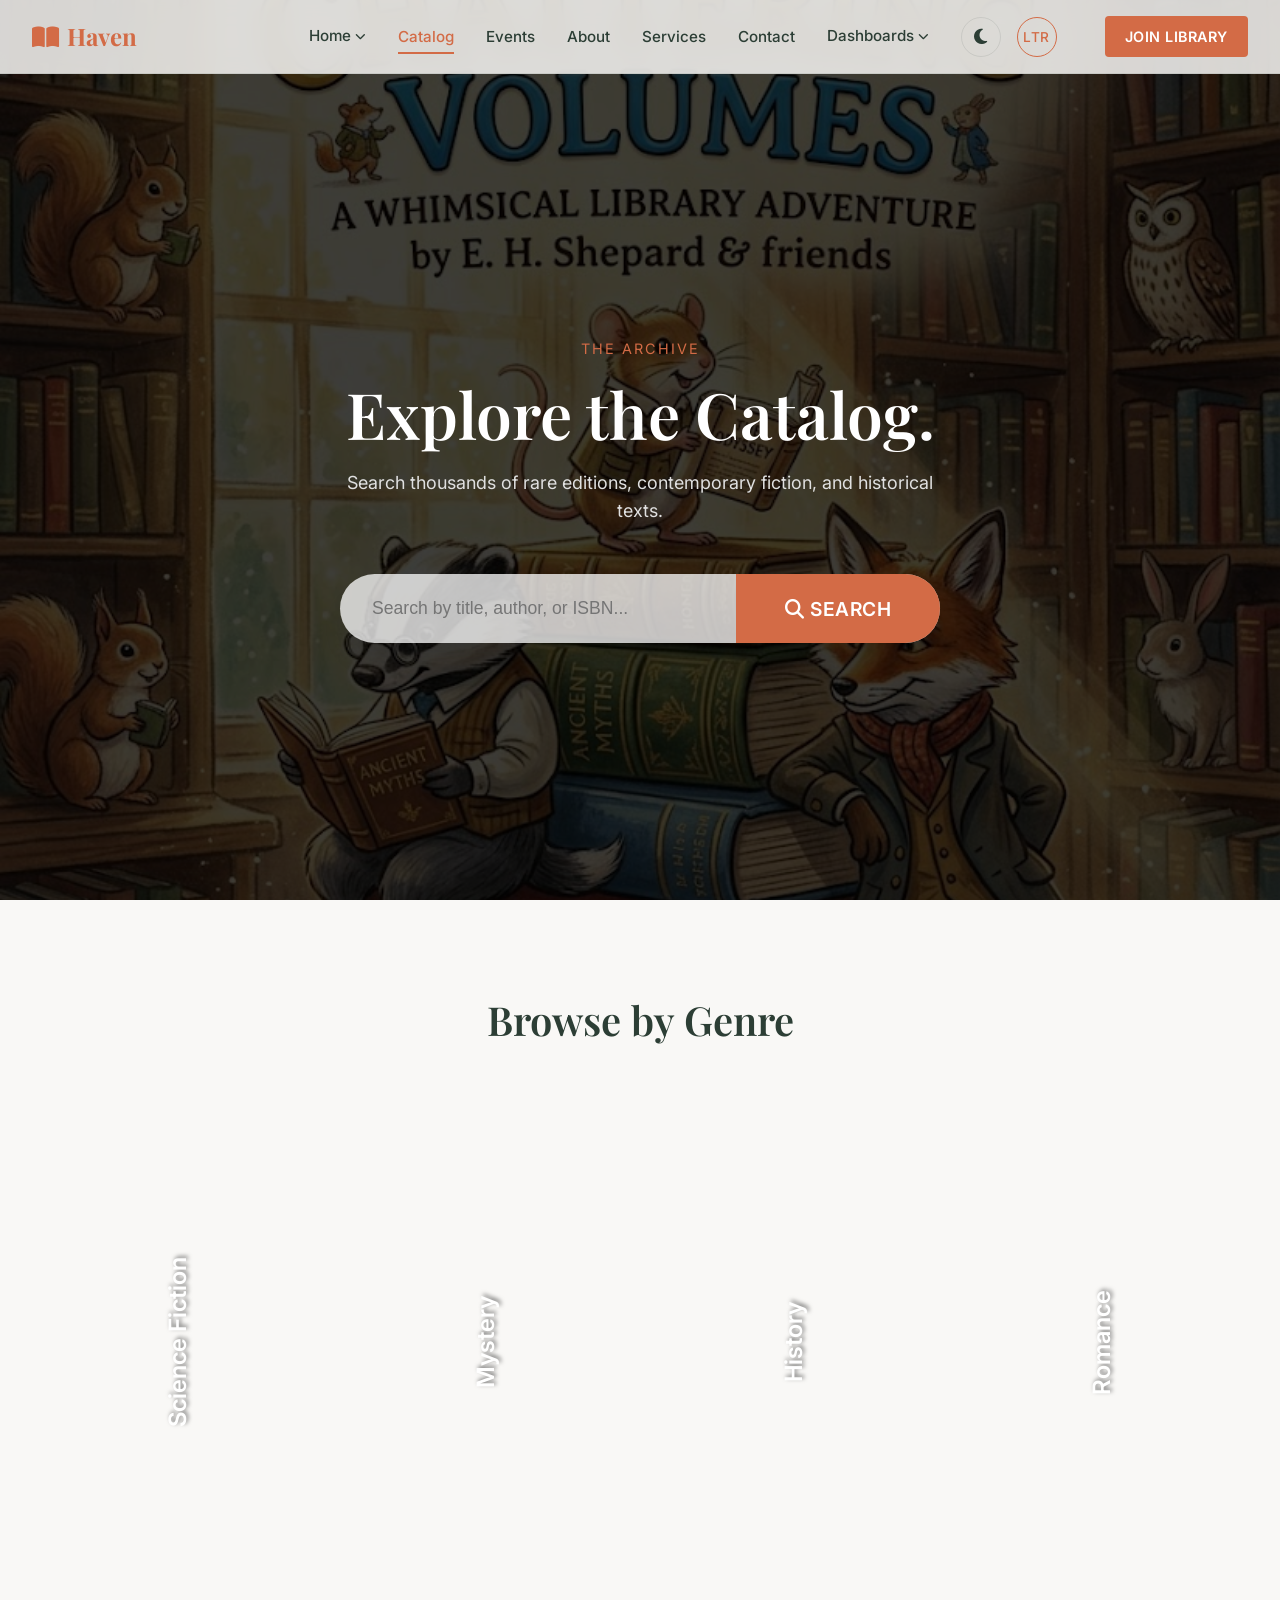
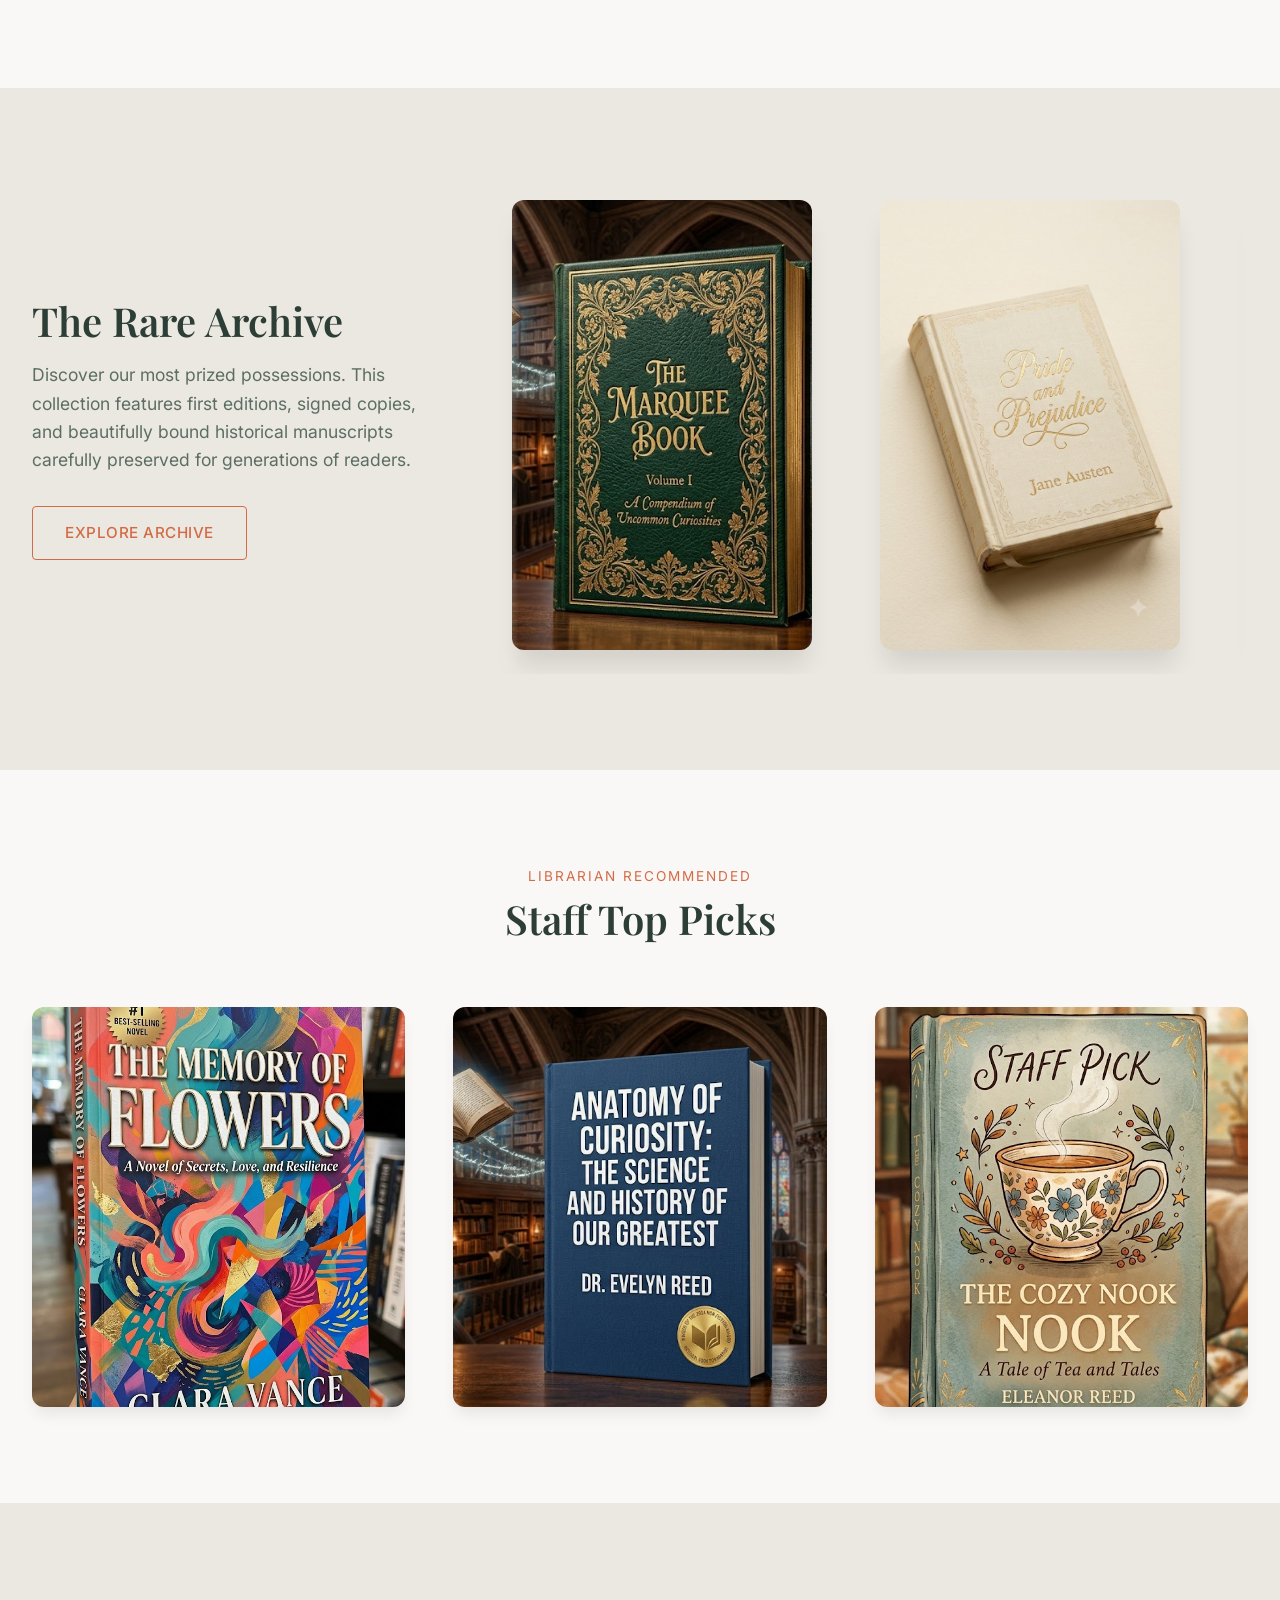
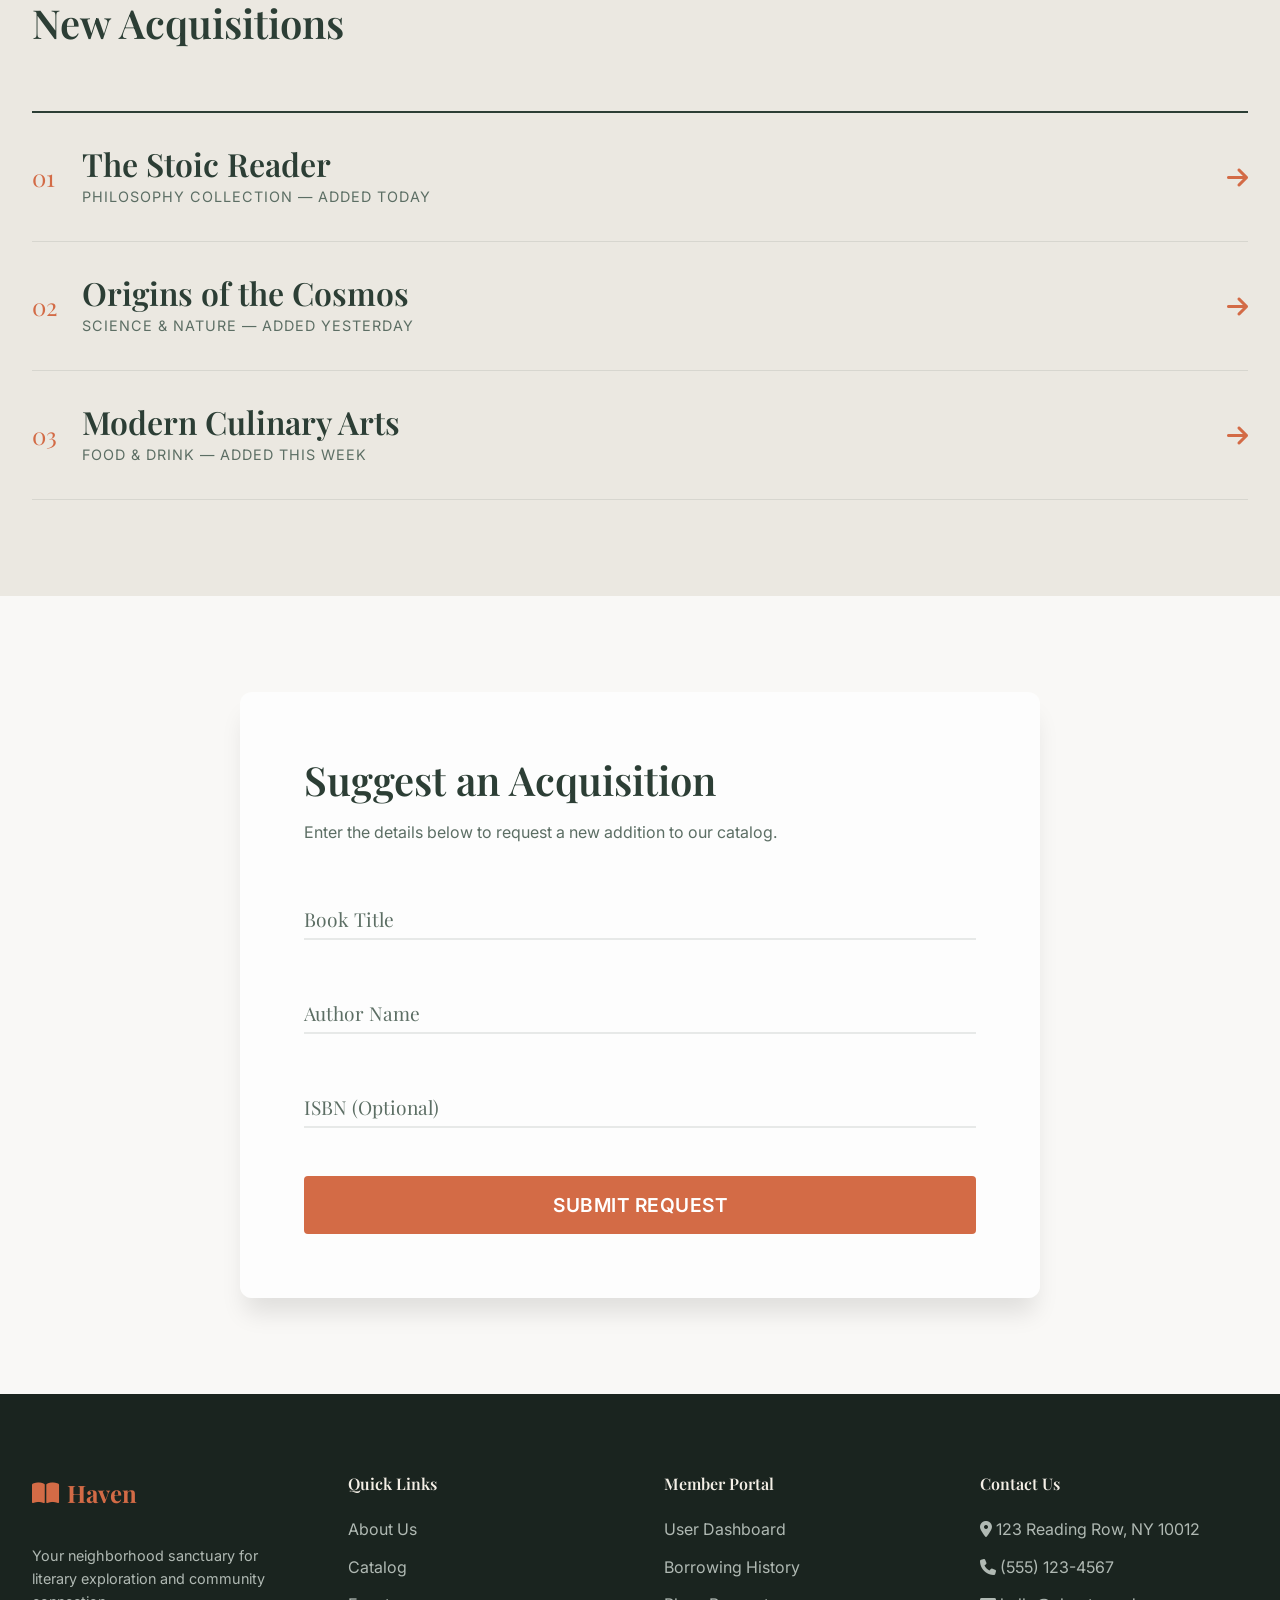
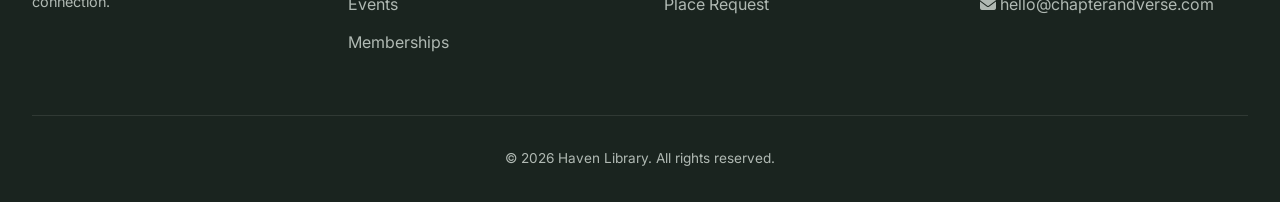
<file: catalog.html>
<!DOCTYPE html>
<html lang="en" data-theme="light" dir="ltr">
<head>
    <meta charset="UTF-8">
    <meta name="viewport" content="width=device-width, initial-scale=1.0">
    <title>Catalog | Book Shop & Lending Library</title>
    <meta name="description" content="A premium neighborhood bookshop and lending library. Browse our entire collection of rare books, new arrivals, and staff picks.">
    
    <!-- Fonts -->
    <link rel="preconnect" href="https://fonts.googleapis.com">
    <link rel="preconnect" href="https://fonts.gstatic.com" crossorigin>
    <link href="https://fonts.googleapis.com/css2?family=Inter:wght@300;400;500;600&family=Playfair+Display:ital,wght@0,400;0,600;0,700;1,400&display=swap" rel="stylesheet">
    
    <!-- Icons -->
    <link rel="stylesheet" href="https://cdnjs.cloudflare.com/ajax/libs/font-awesome/6.4.0/css/all.min.css">
    
    <!-- Styles -->
    <link rel="stylesheet" href="styles.css">
    <!-- Favicon -->
    <link rel="icon" href="data:image/svg+xml,<svg xmlns='http://www.w3.org/2000/svg' viewBox='0 0 100 100'><text y='.9em' font-size='90'>📖</text></svg>">
</head>
<body>

    <!-- Header -->
    <header class="header" id="header">
        <div class="container nav-container">
            <a href="index.html" class="logo">
                <i class="fa-solid fa-book-open"></i>
                Haven
            </a>

            <nav>
                <ul class="nav-menu">
                    <li class="dropdown">
                        <span class="nav-link dropdown-toggle">
                            Home <i class="fa-solid fa-chevron-down" style="font-size: 0.7em;"></i>
                        </span>
                        <ul class="dropdown-menu">
                            <li><a href="index.html" class="dropdown-item">Home 1 (Classic)</a></li>
                            <li><a href="home2.html" class="dropdown-item">Home 2 (Modern)</a></li>
                        </ul>
                    </li>
                    <li><a href="catalog.html" class="nav-link active">Catalog</a></li>
                    <li><a href="events.html" class="nav-link">Events</a></li>
                    <li><a href="about.html" class="nav-link">About</a></li>
                    <li><a href="services.html" class="nav-link">Services</a></li>
                    <li><a href="contact.html" class="nav-link">Contact</a></li>
                    
                    <li class="dropdown">
                        <span class="nav-link dropdown-toggle">
                            Dashboards <i class="fa-solid fa-chevron-down" style="font-size: 0.7em;"></i>
                        </span>
                        <ul class="dropdown-menu">
                            <li><a href="dashboard.html" class="dropdown-item"><i class="fa-regular fa-user"></i> User Dashboard</a></li>
                            <li><a href="admin.html" class="dropdown-item"><i class="fa-solid fa-lock"></i> Admin Dashboard</a></li>
                        </ul>
                    </li>
                    <li class="nav-toggles-item">
                        <div class="header-controls">
                            <button id="themeToggle" class="toggle-btn" aria-label="Toggle Dark Mode">
                                <i class="fa-solid fa-moon"></i>
                            </button>
                            <button id="dirToggle" class="btn btn-outline lang-toggle" aria-label="Toggle Text Direction">
                                LTR
                            </button>
                        </div>
                    </li>
                    <li class="nav-cta-item" style="display: flex; align-items: center; margin-left: 1rem;">
                        <a href="dashboard.html" class="btn btn-primary" style="padding: 0.5rem 1.2rem; font-size: 0.9rem;">Join Library</a>
                    </li>
                </ul>
            </nav>

            <button class="mobile-toggle" id="mobileToggle" aria-label="Toggle Menu"><i class="fa-solid fa-bars"></i></button>
        </div>
    </header>

    <!-- Section 1: Hero Search -->
    <section class="hero" style="text-align: center; justify-content: center; align-items: center;">
        <img src="21fc6ae8-2e0f-4222-931c-b4d65240a994.jpeg" alt="Library Catalog" class="hero-bg">
        <div class="hero-overlay" style="background: rgba(0,0,0,0.6);"></div>
        <div class="container relative z-10 reveal">
            <span class="hero-subtitle" style="color: var(--accent);">The Archive</span>
            <h1 class="hero-title" style="color: white; margin-bottom: 1rem;">Explore the Catalog.</h1>
            <p class="hero-text" style="color: #e0e0e0; max-width: 600px; margin: 0 auto 3rem;">Search thousands of rare editions, contemporary fiction, and historical texts.</p>
            <div class="hero-search-wrapper">
                <input type="text" class="hero-search-input" placeholder="Search by title, author, or ISBN...">
                <button class="btn btn-primary hero-search-btn"><i class="fa-solid fa-magnifying-glass"></i> <span class="search-btn-text">Search</span></button>
            </div>
        </div>
    </section>

    <!-- Section 2: Featured Genres (Accordion Showcase) -->
    <section class="section">
        <div class="container reveal">
            <h2 class="section-title" style="text-align: center; margin-bottom: 3rem;">Browse by Genre</h2>
            <div class="accordion-showcase">
                <div class="accordion-panel" style="background-image: url('https://images.unsplash.com/photo-1614729939124-032f0b56c9ce?q=80&w=800&auto=format&fit=crop');">
                    <span class="accordion-title-vertical">Science Fiction</span>
                    <div class="accordion-content">
                        <h3 style="font-size: 2rem; font-family: 'Playfair Display', serif; margin-bottom: 0.5rem;">Science Fiction</h3>
                        <p>Explore galaxies far away.</p>
                    </div>
                </div>
                <div class="accordion-panel" style="background-image: url('https://images.unsplash.com/photo-1544947950-fa07a98d237f?q=80&w=800&auto=format&fit=crop');">
                    <span class="accordion-title-vertical">Mystery</span>
                    <div class="accordion-content">
                        <h3 style="font-size: 2rem; font-family: 'Playfair Display', serif; margin-bottom: 0.5rem;">Mystery</h3>
                        <p>Uncover the truth.</p>
                    </div>
                </div>
                <div class="accordion-panel" style="background-image: url('https://images.unsplash.com/photo-1461360370896-922624d12aa1?q=80&w=800&auto=format&fit=crop');">
                    <span class="accordion-title-vertical">History</span>
                    <div class="accordion-content">
                        <h3 style="font-size: 2rem; font-family: 'Playfair Display', serif; margin-bottom: 0.5rem;">History</h3>
                        <p>Learn from the past.</p>
                    </div>
                </div>
                <div class="accordion-panel" style="background-image: url('https://images.unsplash.com/photo-1518621736915-f3b1c41bfd00?q=80&w=800&auto=format&fit=crop');">
                    <span class="accordion-title-vertical">Romance</span>
                    <div class="accordion-content">
                        <h3 style="font-size: 2rem; font-family: 'Playfair Display', serif; margin-bottom: 0.5rem;">Romance</h3>
                        <p>Stories of the heart.</p>
                    </div>
                </div>
            </div>
        </div>
    </section>

    <!-- Section 3: The Rare Books Collection (Split Layout) -->
    <section class="section" style="background-color: var(--bg-secondary); overflow: hidden;">
        <div class="container reveal">
            <div style="display: flex; flex-wrap: wrap; align-items: center; gap: 4rem;">
                <!-- Left: Content -->
                <div style="flex: 1; min-width: 300px; max-width: 500px;">
                    <h2 class="section-title" style="margin-bottom: 1rem;">The Rare Archive</h2>
                    <p style="color: var(--text-secondary); font-size: 1.1rem; line-height: 1.6; margin-bottom: 2rem;">Discover our most prized possessions. This collection features first editions, signed copies, and beautifully bound historical manuscripts carefully preserved for generations of readers.</p>
                    <a href="#archive" class="btn btn-outline">Explore Archive</a>
                </div>
                
                <!-- Right: Scrolling Marquee -->
                <div style="flex: 2; min-width: 500px; position: relative;">
                    <div class="marquee-container" style="width: 100%; left: 0; transform: none; padding: 1rem 0; mask-image: linear-gradient(to right, transparent, black 5%, black 95%, transparent); -webkit-mask-image: linear-gradient(to right, transparent, black 5%, black 95%, transparent);">
                        <div class="marquee-track">
                            <!-- Double the items for seamless scrolling -->
                            <div class="marquee-item"><img src="9c255d6c-0bb5-4160-b6bf-01ca4675fdc3.jpeg" alt="Rare Book 1"></div>
                            <div class="marquee-item"><img src="39e2108d-6337-4cf3-835e-12d9089670c1.jpeg" alt="Rare Book 2"></div>
                            <div class="marquee-item"><img src="c758d2d4-7f56-42c4-b6d6-d03e57ff882d.jpeg" alt="Rare Book 3"></div>
                            <div class="marquee-item"><img src="5225621a-17fc-481c-a286-3b262e4a8e1b.jpeg" alt="Rare Book 4"></div>
                            <div class="marquee-item"><img src="491f8484-d5a8-4518-b727-6d798c82a073.jpeg" alt="Rare Book 5"></div>
                            <div class="marquee-item"><img src="e8796b3f-074f-431e-ab95-c2d5b39cbd82.jpeg" alt="Rare Book 6"></div>
                            <div class="marquee-item"><img src="6a0d727c-26c2-4464-b89e-9c0fb3f2869a.jpeg" alt="Rare Book 7"></div>
                            <div class="marquee-item"><img src="9c255d6c-0bb5-4160-b6bf-01ca4675fdc3.jpeg" alt="Rare Book 1 (Duplicate)"></div>
                        </div>
                    </div>
                </div>
            </div>
        </div>
    </section>

    <!-- Section 4: Staff Top Picks (3D Card Flip) -->
    <section class="section">
        <div class="container">
            <div class="section-heading reveal" style="text-align: center; margin-bottom: 4rem;">
                <span class="section-subtitle">Librarian Recommended</span>
                <h2 class="section-title">Staff Top Picks</h2>
            </div>
            
            <div class="flip-grid reveal">
                <div class="flip-card">
                    <div class="flip-card-front">
                        <img src="00afbc17-eaae-4566-a8de-d3c6b5f7d3a4.jpeg" alt="Structural Integrity">
                    </div>
                    <div class="flip-card-back">
                        <h3 style="font-family: 'Playfair Display', serif; font-size: 1.8rem; margin-bottom: 1rem;">Structural Integrity</h3>
                        <p style="opacity: 0.9;">"A visually stunning exploration. Completely changes how you look at buildings."</p>
                        <span style="margin-top: auto; font-style: italic;">- Alice M.</span>
                    </div>
                </div>
                <div class="flip-card">
                    <div class="flip-card-front">
                        <img src="ff45012b-6d44-46dd-b1d0-107e6f58f036.jpeg" alt="A Tale of Two Cities">
                    </div>
                    <div class="flip-card-back">
                        <h3 style="font-family: 'Playfair Display', serif; font-size: 1.8rem; margin-bottom: 1rem;">A Tale of Two Cities</h3>
                        <p style="opacity: 0.9;">"The classic Dickens novel that remains as gripping today as it was a century ago."</p>
                        <span style="margin-top: auto; font-style: italic;">- James R.</span>
                    </div>
                </div>
                <div class="flip-card">
                    <div class="flip-card-front">
                        <img src="1e121352-365f-44ab-98b6-d8d79fe2d300.jpeg" alt="Midnight in Paris">
                    </div>
                    <div class="flip-card-back">
                        <h3 style="font-family: 'Playfair Display', serif; font-size: 1.8rem; margin-bottom: 1rem;">Midnight in Paris</h3>
                        <p style="opacity: 0.9;">"Brilliant character development with a twist you won't see coming."</p>
                        <span style="margin-top: auto; font-style: italic;">- Sarah T.</span>
                    </div>
                </div>
            </div>
        </div>
    </section>

    <!-- Section 5: New Acquisitions (Minimalist Staggered List) -->
    <section class="section" style="background-color: var(--bg-secondary);">
        <div class="container reveal">
            <h2 class="section-title" style="margin-bottom: 4rem;">New Acquisitions</h2>
            <div class="minimal-list">
                <div class="minimal-list-item">
                    <div class="minimal-index">01</div>
                    <div>
                        <h3 class="minimal-title">The Stoic Reader</h3>
                        <span class="minimal-meta">Philosophy Collection &mdash; Added Today</span>
                    </div>
                    <i class="fa-solid fa-arrow-right" style="font-size: 1.5rem; color: var(--accent);"></i>
                </div>
                <div class="minimal-list-item">
                    <div class="minimal-index">02</div>
                    <div>
                        <h3 class="minimal-title">Origins of the Cosmos</h3>
                        <span class="minimal-meta">Science & Nature &mdash; Added Yesterday</span>
                    </div>
                    <i class="fa-solid fa-arrow-right" style="font-size: 1.5rem; color: var(--accent);"></i>
                </div>
                <div class="minimal-list-item">
                    <div class="minimal-index">03</div>
                    <div>
                        <h3 class="minimal-title">Modern Culinary Arts</h3>
                        <span class="minimal-meta">Food & Drink &mdash; Added This Week</span>
                    </div>
                    <i class="fa-solid fa-arrow-right" style="font-size: 1.5rem; color: var(--accent);"></i>
                </div>
            </div>
        </div>
    </section>

    <!-- Section 6: Suggest a Book (Elegant Floating Form) -->
    <section class="section">
        <div class="container reveal">
            <div class="elegant-form-container" style="max-width: 800px; margin: 0 auto;">
                <h2 class="section-title" style="margin-bottom: 1rem;">Suggest an Acquisition</h2>
                <p style="color: var(--text-secondary); margin-bottom: 3rem;">Enter the details below to request a new addition to our catalog.</p>
                
                <form>
                    <div class="elegant-input-group">
                        <input type="text" class="elegant-input" placeholder=" " required>
                        <label class="elegant-label">Book Title</label>
                    </div>
                    <div class="elegant-input-group">
                        <input type="text" class="elegant-input" placeholder=" " required>
                        <label class="elegant-label">Author Name</label>
                    </div>
                    <div class="elegant-input-group">
                        <input type="text" class="elegant-input" placeholder=" ">
                        <label class="elegant-label">ISBN (Optional)</label>
                    </div>
                    <button type="button" class="btn btn-primary" style="width: 100%; font-size: 1.2rem; padding: 1rem;">Submit Request</button>
                </form>
            </div>
        </div>
    </section>

    <!-- Footer -->
    <footer id="contact" class="footer">
        <div class="container">
            <div class="footer-grid">
                <div>
                    <a href="#" class="footer-logo">
                        <i class="fa-solid fa-book-open"></i> Haven
                    </a>
                    <p style="font-size: 0.9rem; margin-top: 1rem;">Your neighborhood sanctuary for literary exploration and community connection.</p>
                </div>
                <div>
                    <h4 class="footer-heading">Quick Links</h4>
                    <ul class="footer-links">
                        <li><a href="about.html">About Us</a></li>
                        <li><a href="catalog.html">Catalog</a></li>
                        <li><a href="events.html">Events</a></li>
                        <li><a href="services.html">Memberships</a></li>
                    </ul>
                </div>
                <div>
                    <h4 class="footer-heading">Member Portal</h4>
                    <ul class="footer-links">
                        <li><a href="dashboard.html">User Dashboard</a></li>
                        <li><a href="dashboard.html">Borrowing History</a></li>
                        <li><a href="dashboard.html">Place Request</a></li>
                    </ul>
                </div>
                <div>
                    <h4 class="footer-heading">Contact Us</h4>
                    <ul class="footer-links">
                        <li><i class="fa-solid fa-location-dot"></i> 123 Reading Row, NY 10012</li>
                        <li><i class="fa-solid fa-phone"></i> (555) 123-4567</li>
                        <li><i class="fa-solid fa-envelope"></i> hello@chapterandverse.com</li>
                    </ul>
                </div>
            </div>
            <div class="footer-bottom">
                <p>&copy; 2026 Haven Library. All rights reserved.</p>
            </div>
        </div>
    </footer>

    <!-- Script -->
    <script src="script.js"></script>
</body>
</html>
</file>
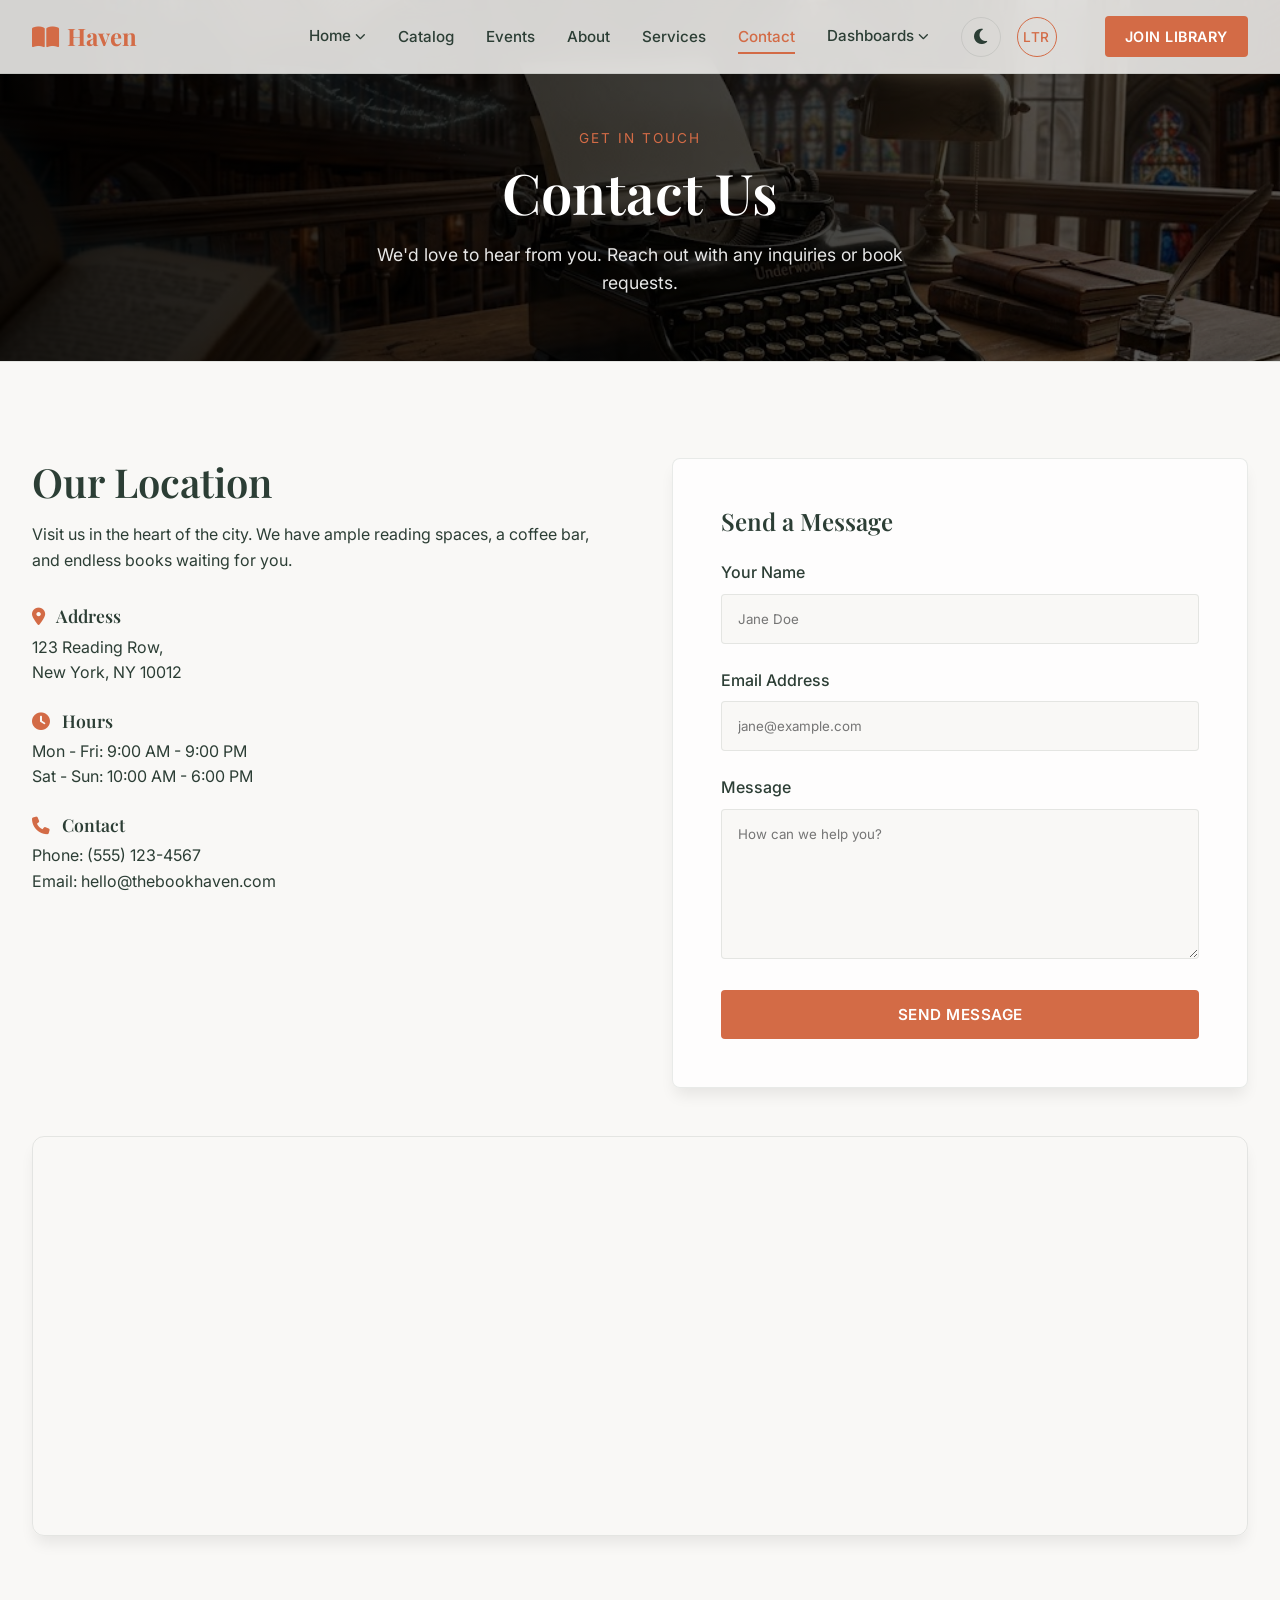
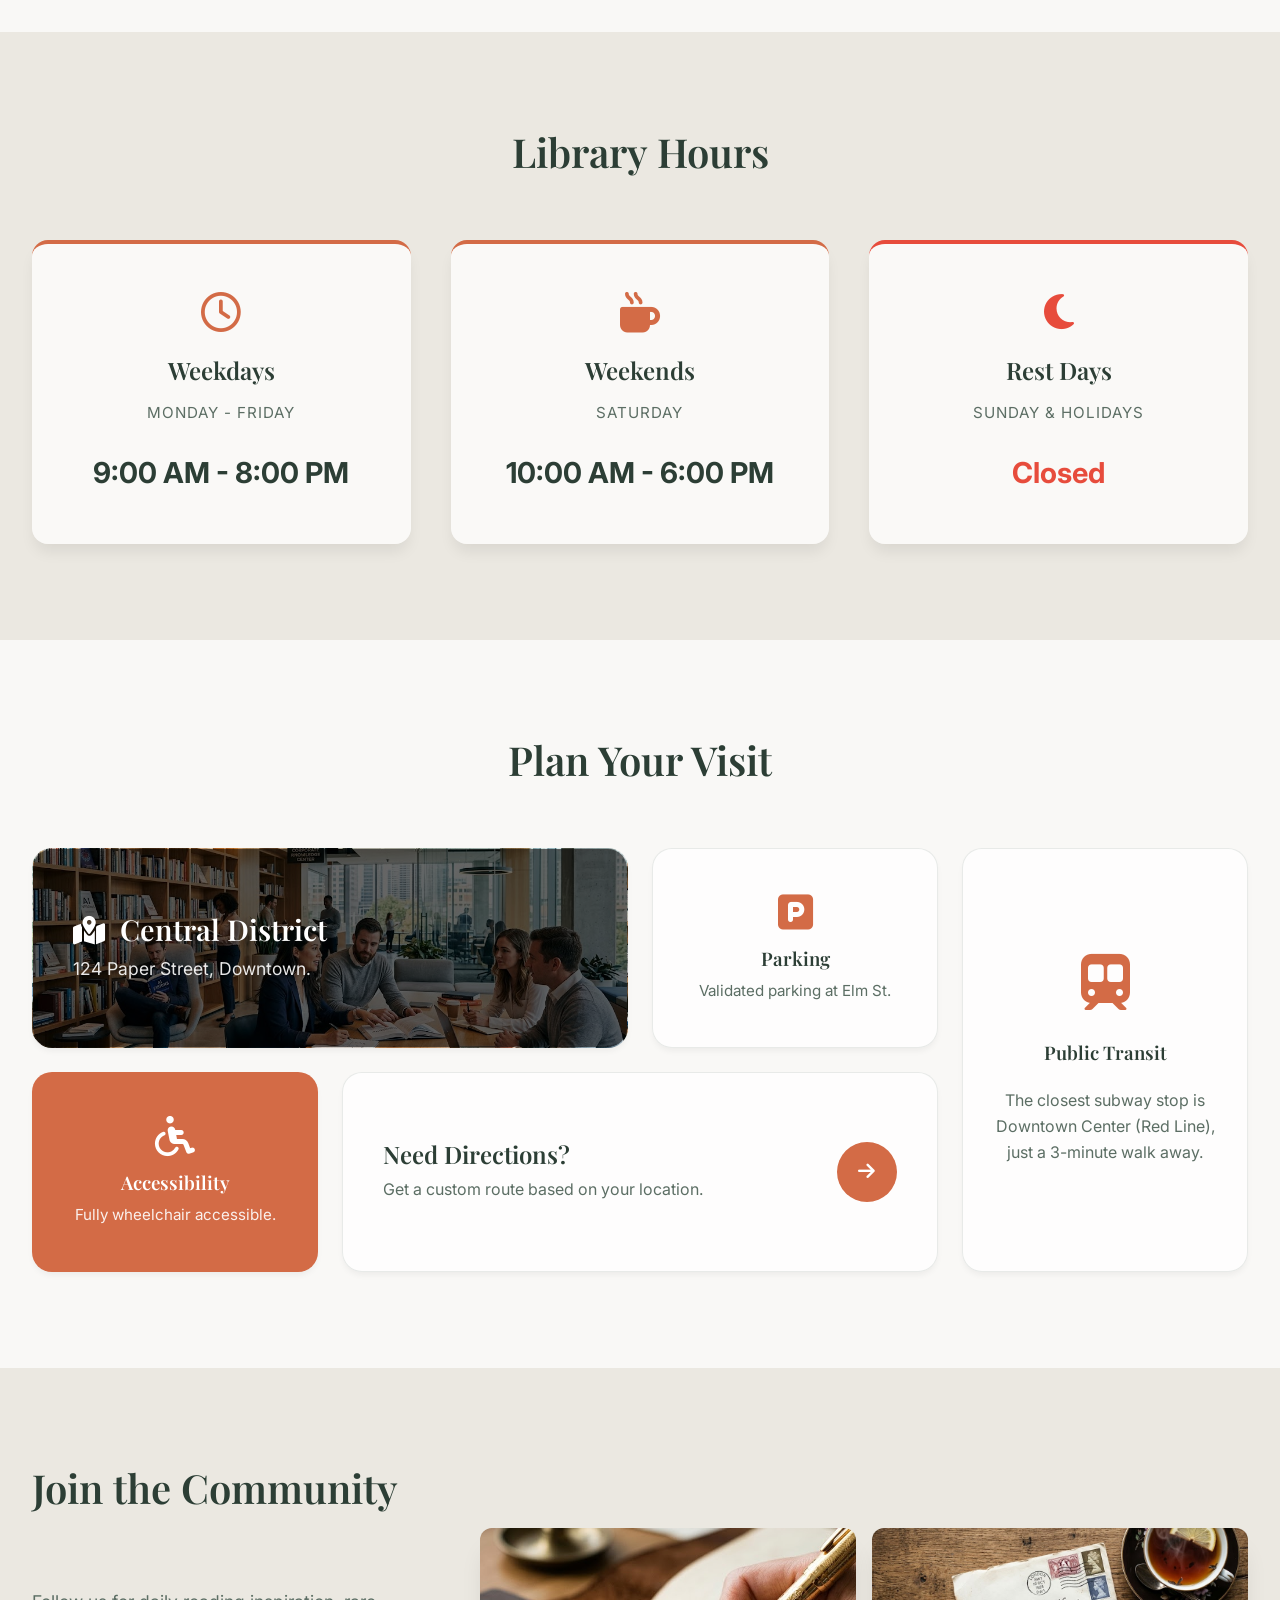
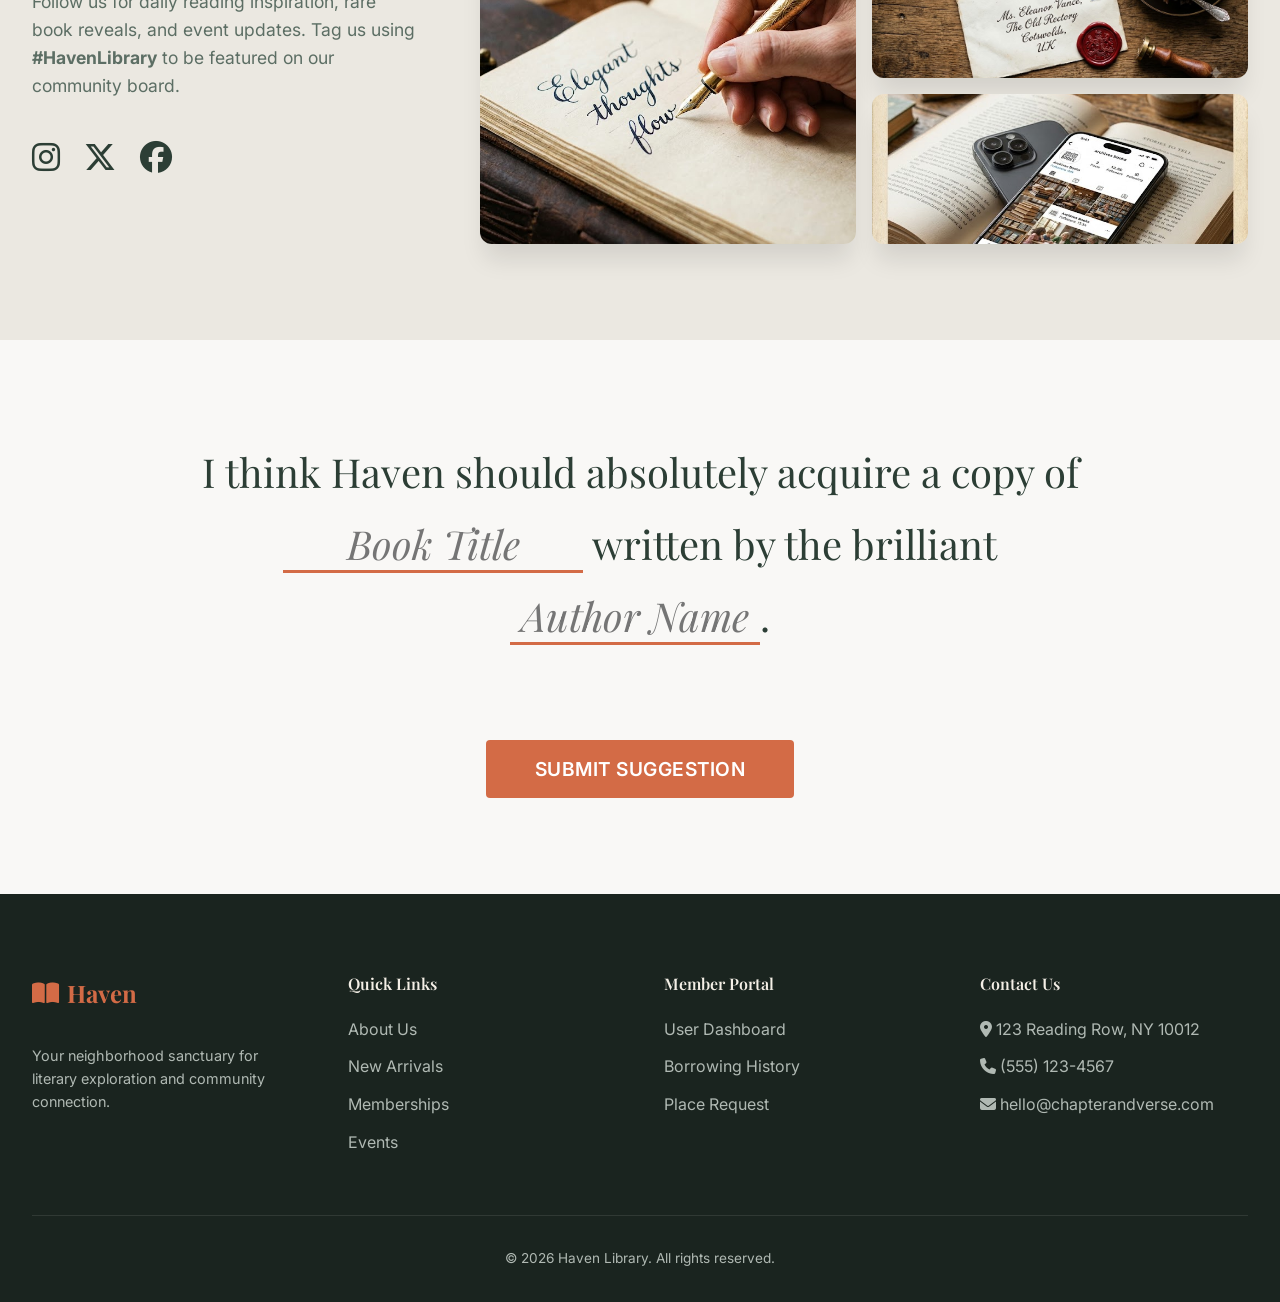
<file: contact.html>
<!DOCTYPE html>
<html lang="en" data-theme="light" dir="ltr">
<head>
    <meta charset="UTF-8">
    <meta name="viewport" content="width=device-width, initial-scale=1.0">
    <title>Book Shop & Lending Library</title>
    <meta name="description" content="A premium neighborhood bookshop and lending library. Browse genres, new arrivals, and membership plans.">
    
    <!-- Fonts -->
    <link rel="preconnect" href="https://fonts.googleapis.com">
    <link rel="preconnect" href="https://fonts.gstatic.com" crossorigin>
    <link href="https://fonts.googleapis.com/css2?family=Inter:wght@300;400;500;600&family=Playfair+Display:ital,wght@0,400;0,600;0,700;1,400&display=swap" rel="stylesheet">
    
    <!-- Icons -->
    <link rel="stylesheet" href="https://cdnjs.cloudflare.com/ajax/libs/font-awesome/6.4.0/css/all.min.css">
    
    <!-- Styles -->
    <link rel="stylesheet" href="styles.css">
    <!-- Favicon -->
    <link rel="icon" href="data:image/svg+xml,<svg xmlns='http://www.w3.org/2000/svg' viewBox='0 0 100 100'><text y='.9em' font-size='90'>📖</text></svg>">
</head>
<body>

    <!-- Header -->
    <header class="header" id="header">
        <div class="container nav-container">
            <a href="index.html" class="logo">
                <i class="fa-solid fa-book-open"></i>
                Haven
            </a>

            <nav>
                <ul class="nav-menu">
                    <!-- Home Dropdown -->
                    <li class="dropdown">
                        <span class="nav-link dropdown-toggle">
                            Home <i class="fa-solid fa-chevron-down" style="font-size: 0.7em;"></i>
                        </span>
                        <ul class="dropdown-menu">
                            <li><a href="index.html" class="dropdown-item">Home 1 (Classic)</a></li>
                            <li><a href="home2.html" class="dropdown-item">Home 2 (Modern)</a></li>
                        </ul>
                    </li>
                    <li><a href="catalog.html" class="nav-link">Catalog</a></li>
                    <li><a href="events.html" class="nav-link">Events</a></li>
                    <li><a href="about.html" class="nav-link">About</a></li>
                    <li><a href="services.html" class="nav-link">Services</a></li>
                    <li><a href="contact.html" class="nav-link active">Contact</a></li>
                    
                    <!-- Dashboard Dropdown -->
                    <li class="dropdown">
                        <span class="nav-link dropdown-toggle">
                            Dashboards <i class="fa-solid fa-chevron-down" style="font-size: 0.7em;"></i>
                        </span>
                        <ul class="dropdown-menu">
                            <li><a href="dashboard.html" class="dropdown-item"><i class="fa-regular fa-user"></i> User Dashboard</a></li>
                            <li><a href="admin.html" class="dropdown-item"><i class="fa-solid fa-lock"></i> Admin Dashboard</a></li>
                        </ul>
                    </li>
                    <li class="nav-toggles-item">
                        <div class="header-controls">
                            <button id="themeToggle" class="toggle-btn" aria-label="Toggle Dark Mode">
                                <i class="fa-solid fa-moon"></i>
                            </button>
                            <button id="dirToggle" class="btn btn-outline lang-toggle" aria-label="Toggle Text Direction">
                                LTR
                            </button>
                        </div>
                    </li>
                    <li class="nav-cta-item" style="display: flex; align-items: center; margin-left: 1rem;">
                        <a href="dashboard.html" class="btn btn-primary" style="padding: 0.5rem 1.2rem; font-size: 0.9rem;">Join Library</a>
                    </li>
                </ul>
            </nav>

            <button class="mobile-toggle" id="mobileToggle" aria-label="Toggle Menu"><i class="fa-solid fa-bars"></i></button>
        </div>
    </header>

    <!-- Contact Page Header -->
    <header class="page-header" style="position: relative; overflow: hidden; background-color: transparent;">
        <img src="2936a151-f7f4-4102-abf9-c4d32bff4dff.jpeg" alt="Contact Us" class="hero-bg">
        <div class="hero-overlay"></div>
        <div class="container reveal" style="position: relative; z-index: 10;">
            <span class="section-subtitle">Get in touch</span>
            <h1 class="page-title" style="color: white;">Contact Us</h1>
            <p style="color: rgba(255,255,255,0.9); max-width: 600px; margin: 0 auto; font-size: 1.1rem;">We'd love to hear from you. Reach out with any inquiries or book requests.</p>
        </div>
    </header>

    <!-- Contact Form Section -->
    <section class="section">
        <div class="container">
            <div class="contact-grid">
                <!-- Left: Contact Details -->
                <div class="reveal">
                    <h2 class="section-title">Our Location</h2>
                    <p style="color: var(--text-primary); margin-bottom: 2rem;">Visit us in the heart of the city. We have ample reading spaces, a coffee bar, and endless books waiting for you.</p>
                    
                    <div style="margin-bottom: 1.5rem;">
                        <h4 style="font-size: 1.1rem; margin-bottom: 0.5rem;"><i class="fa-solid fa-location-dot" style="color: var(--accent); margin-right: 0.5rem;"></i> Address</h4>
                        <p style="color: var(--text-primary);">123 Reading Row,<br>New York, NY 10012</p>
                    </div>
                    
                    <div style="margin-bottom: 1.5rem;">
                        <h4 style="font-size: 1.1rem; margin-bottom: 0.5rem;"><i class="fa-solid fa-clock" style="color: var(--accent); margin-right: 0.5rem;"></i> Hours</h4>
                        <p style="color: var(--text-primary);">Mon - Fri: 9:00 AM - 9:00 PM<br>Sat - Sun: 10:00 AM - 6:00 PM</p>
                    </div>
                    
                    <div style="margin-bottom: 2rem;">
                        <h4 style="font-size: 1.1rem; margin-bottom: 0.5rem;"><i class="fa-solid fa-phone" style="color: var(--accent); margin-right: 0.5rem;"></i> Contact</h4>
                        <p style="color: var(--text-primary);">Phone: (555) 123-4567<br>Email: hello@thebookhaven.com</p>
                    </div>
                </div>
                
                <!-- Right: Contact Form -->
                <div class="reveal" style="transition-delay: 0.2s;">
                    <div style="background-color: var(--card-bg); padding: 3rem; border-radius: 8px; border: 1px solid var(--border-color); box-shadow: var(--shadow-md);">
                        <h3 style="margin-bottom: 1.5rem; font-size: 1.5rem;">Send a Message</h3>
                        <form action="#">
                            <div class="form-group">
                                <label class="form-label" for="name">Your Name</label>
                                <input type="text" id="name" class="form-control" placeholder="Jane Doe">
                            </div>
                            <div class="form-group">
                                <label class="form-label" for="email">Email Address</label>
                                <input type="email" id="email" class="form-control" placeholder="jane@example.com">
                            </div>
                            <div class="form-group">
                                <label class="form-label" for="message">Message</label>
                                <textarea id="message" class="form-control" placeholder="How can we help you?"></textarea>
                            </div>
                            <button type="button" class="btn btn-primary" style="width: 100%;">Send Message</button>
                        </form>
                    </div>
                </div>
            </div>
            
            <!-- Map Placeholder -->
            <!-- Map Container -->
            <div class="reveal mt-8" style="margin-top: 3rem;">
                <div style="width: 100%; height: 400px; border-radius: 12px; overflow: hidden; box-shadow: var(--shadow-md); border: 1px solid var(--border-color);">
                    <iframe 
                        src="https://www.google.com/maps/embed?pb=!1m18!1m12!1m3!1d3022.2575443213193!2d-73.98401562413205!3d40.75168583489816!2m3!1f0!2f0!3f0!3m2!1i1024!2i768!4f13.1!3m3!1m2!1s0x89c259a9aeb1c6b5%3A0x35af10ce3c0cce69!2sNew%20York%20Public%20Library%20-%20Stephen%20A.%20Schwarzman%20Building!5e0!3m2!1sen!2sus!4v1689620000000!5m2!1sen!2sus" 
                        width="100%" 
                        height="100%" 
                        style="border:0;" 
                        allowfullscreen="" 
                        loading="lazy" 
                        referrerpolicy="no-referrer-when-downgrade">
                    </iframe>
                </div>
            </div>
        </div>
    </section>

    <!-- Section 3: Opening Hours -->
    <section class="section" style="background-color: var(--bg-secondary);">
        <div class="container reveal" style="position: relative; z-index: 10;">
            <h2 class="section-title" style="text-align: center; margin-bottom: 4rem;">Library Hours</h2>
            <div style="display: grid; grid-template-columns: repeat(auto-fit, minmax(280px, 1fr)); gap: 2.5rem;">
                <!-- Weekdays -->
                <div style="background-color: var(--card-bg); padding: 3rem 2rem; border-radius: 16px; box-shadow: var(--shadow-md); text-align: center; border-top: 4px solid var(--accent); transition: transform 0.3s ease;" onmouseover="this.style.transform='translateY(-5px)'" onmouseout="this.style.transform='translateY(0)'">
                    <i class="fa-regular fa-clock" style="font-size: 2.5rem; color: var(--accent); margin-bottom: 1.5rem;"></i>
                    <h3 style="font-family: var(--font-heading); font-size: 1.5rem; margin-bottom: 1rem;">Weekdays</h3>
                    <p style="color: var(--text-secondary); font-size: 0.95rem; margin-bottom: 1.5rem; text-transform: uppercase; letter-spacing: 1px;">Monday - Friday</p>
                    <span style="display: inline-block; font-size: 1.8rem; font-weight: 700; color: var(--text-primary);">9:00 AM - 8:00 PM</span>
                </div>
                
                <!-- Saturday -->
                <div style="background-color: var(--card-bg); padding: 3rem 2rem; border-radius: 16px; box-shadow: var(--shadow-md); text-align: center; border-top: 4px solid var(--accent); transition: transform 0.3s ease;" onmouseover="this.style.transform='translateY(-5px)'" onmouseout="this.style.transform='translateY(0)'">
                    <i class="fa-solid fa-mug-hot" style="font-size: 2.5rem; color: var(--accent); margin-bottom: 1.5rem;"></i>
                    <h3 style="font-family: var(--font-heading); font-size: 1.5rem; margin-bottom: 1rem;">Weekends</h3>
                    <p style="color: var(--text-secondary); font-size: 0.95rem; margin-bottom: 1.5rem; text-transform: uppercase; letter-spacing: 1px;">Saturday</p>
                    <span style="display: inline-block; font-size: 1.8rem; font-weight: 700; color: var(--text-primary);">10:00 AM - 6:00 PM</span>
                </div>
                
                <!-- Sundays -->
                <div style="background-color: var(--card-bg); padding: 3rem 2rem; border-radius: 16px; box-shadow: var(--shadow-md); text-align: center; border-top: 4px solid #e74c3c; transition: transform 0.3s ease;" onmouseover="this.style.transform='translateY(-5px)'" onmouseout="this.style.transform='translateY(0)'">
                    <i class="fa-solid fa-moon" style="font-size: 2.5rem; color: #e74c3c; margin-bottom: 1.5rem;"></i>
                    <h3 style="font-family: var(--font-heading); font-size: 1.5rem; margin-bottom: 1rem;">Rest Days</h3>
                    <p style="color: var(--text-secondary); font-size: 0.95rem; margin-bottom: 1.5rem; text-transform: uppercase; letter-spacing: 1px;">Sunday & Holidays</p>
                    <span style="display: inline-block; font-size: 1.8rem; font-weight: 700; color: #e74c3c;">Closed</span>
                </div>
            </div>
        </div>
    </section>

    <!-- Section 4: Visit Guide -->
    <section class="section">
        <div class="container reveal" style="position: relative; z-index: 10;">
            <h2 class="section-title" style="text-align: center; margin-bottom: 4rem;">Plan Your Visit</h2>
            <div class="bento-grid">
                <!-- 1. Wide Card (Col 1-2) -->
                <div class="bento-item bento-wide" style="padding: 0; background-image: url('058c7f8e-97e4-4ef5-a0a0-d3311ead1c59.jpeg'); background-size: cover; background-position: center; color: white; overflow: hidden;">
                    <div style="background: rgba(0,0,0,0.6); padding: 2.5rem; height: 100%; display: flex; flex-direction: column; justify-content: center;">
                        <h3 style="margin-bottom: 0.5rem; font-family: 'Playfair Display', serif; font-size: 1.8rem;"><i class="fa-solid fa-map-location-dot" style="margin-right: 0.5rem;"></i> Central District</h3>
                        <p style="opacity: 0.9; font-size: 1.1rem;">124 Paper Street, Downtown.</p>
                    </div>
                </div>
                
                <!-- 2. Normal Card (Col 3) -->
                <div class="bento-item" style="text-align: center; justify-content: center;">
                    <i class="fa-solid fa-square-parking" style="font-size: 2.5rem; color: var(--accent); margin-bottom: 1rem;"></i>
                    <h3 style="margin-bottom: 0.5rem;">Parking</h3>
                    <p style="color: var(--text-secondary); font-size: 0.95rem;">Validated parking at Elm St.</p>
                </div>

                <!-- 3. Tall Card (Col 4, spans Row 1-2) -->
                <div class="bento-item bento-tall" style="text-align: center; justify-content: center; gap: 1rem;">
                    <i class="fa-solid fa-train-subway" style="font-size: 3.5rem; color: var(--accent); margin-bottom: 1rem;"></i>
                    <h3 style="margin-bottom: 0.5rem;">Public Transit</h3>
                    <p style="color: var(--text-secondary); font-size: 1rem; line-height: 1.6;">The closest subway stop is Downtown Center (Red Line), just a 3-minute walk away.</p>
                </div>
                
                <!-- 4. Normal Card (Col 1, Row 2) -->
                <div class="bento-item" style="text-align: center; justify-content: center; background-color: var(--accent); color: var(--accent-text); border: none;">
                    <i class="fa-solid fa-wheelchair" style="font-size: 2.5rem; margin-bottom: 1rem;"></i>
                    <h3 style="margin-bottom: 0.5rem;">Accessibility</h3>
                    <p style="opacity: 0.9; font-size: 0.95rem;">Fully wheelchair accessible.</p>
                </div>
                
                <!-- 5. Wide Card (Col 2-3, Row 2) -->
                <div class="bento-item bento-wide" style="display: flex; flex-direction: row; align-items: center; justify-content: space-between; padding: 0 2.5rem;">
                    <div>
                        <h3 style="margin-bottom: 0.5rem; font-size: 1.5rem;">Need Directions?</h3>
                        <p style="color: var(--text-secondary); font-size: 1rem;">Get a custom route based on your location.</p>
                    </div>
                    <button class="btn btn-primary" style="border-radius: 50%; width: 60px; height: 60px; padding: 0; display: flex; align-items: center; justify-content: center; font-size: 1.2rem;"><i class="fa-solid fa-arrow-right"></i></button>
                </div>
            </div>
        </div>
    </section>

    <!-- Section 5: Social Community -->
    <section class="section" style="background-color: var(--bg-secondary);">
        <div class="container reveal" style="position: relative; z-index: 10;">
            <h2 class="section-title">Join the Community</h2>
            <div style="display: grid; grid-template-columns: 1fr 2fr; gap: 4rem; align-items: center;">
                <div>
                    <p style="color: var(--text-secondary); margin-bottom: 2rem; font-size: 1.1rem; line-height: 1.6;">Follow us for daily reading inspiration, rare book reveals, and event updates. Tag us using <strong>#HavenLibrary</strong> to be featured on our community board.</p>
                    <div style="display: flex; gap: 1.5rem;">
                        <a href="#" style="color: var(--text-primary); font-size: 2rem; transition: color 0.3s ease;" onmouseover="this.style.color='var(--accent)'" onmouseout="this.style.color='var(--text-primary)'"><i class="fa-brands fa-instagram"></i></a>
                        <a href="#" style="color: var(--text-primary); font-size: 2rem; transition: color 0.3s ease;" onmouseover="this.style.color='var(--accent)'" onmouseout="this.style.color='var(--text-primary)'"><i class="fa-brands fa-x-twitter"></i></a>
                        <a href="#" style="color: var(--text-primary); font-size: 2rem; transition: color 0.3s ease;" onmouseover="this.style.color='var(--accent)'" onmouseout="this.style.color='var(--text-primary)'"><i class="fa-brands fa-facebook"></i></a>
                    </div>
                </div>
                <div class="masonry-collage" style="grid-template-columns: repeat(2, 1fr); grid-auto-rows: 150px;">
                    <div class="masonry-item" style="grid-column: 1 / 2; grid-row: 1 / 3; margin: 0;">
                        <img src="1236666c-e519-4ed5-9c62-75dde81ab50b.jpeg" alt="Community Photo 1">
                    </div>
                    <div class="masonry-item" style="grid-column: 2 / 3; grid-row: 1 / 2; margin: 0;">
                        <img src="cccca8f7-9aba-4522-81f6-f0560b3cb7b8.jpeg" alt="Community Photo 2">
                    </div>
                    <div class="masonry-item" style="grid-column: 2 / 3; grid-row: 2 / 3; margin: 0;">
                        <img src="83f87f8d-b083-4475-be1f-8c5087a569fc.jpeg" alt="Community Photo 3">
                    </div>
                </div>
            </div>
        </div>
    </section>

    <!-- Section 6: Book Recommendations -->
    <section class="section">
        <div class="container reveal" style="position: relative; z-index: 10;">
            <div class="mad-libs-form">
                I think Haven should absolutely acquire a copy of 
                <input type="text" class="mad-libs-input" placeholder="Book Title"> 
                written by the brilliant 
                <input type="text" class="mad-libs-input" placeholder="Author Name" style="width: 250px;">. 
                <br><br>
                <button type="button" class="btn btn-primary" style="font-size: 1.2rem; padding: 1rem 3rem;">Submit Suggestion</button>
            </div>
        </div>
    </section>

    <!-- Footer -->
    <footer id="contact" class="footer">
        <div class="container">
            <div class="footer-grid">
                <div>
                    <a href="#" class="footer-logo">
                        <i class="fa-solid fa-book-open"></i> Haven
                    </a>
                    <p style="font-size: 0.9rem; margin-top: 1rem;">Your neighborhood sanctuary for literary exploration and community connection.</p>
                </div>
                <div>
                    <h4 class="footer-heading">Quick Links</h4>
                    <ul class="footer-links">
                        <li><a href="#about">About Us</a></li>
                        <li><a href="#arrivals">New Arrivals</a></li>
                        <li><a href="#memberships">Memberships</a></li>
                        <li><a href="#events">Events</a></li>
                    </ul>
                </div>
                <div>
                    <h4 class="footer-heading">Member Portal</h4>
                    <ul class="footer-links">
                        <li><a href="dashboard.html">User Dashboard</a></li>
                        <li><a href="#">Borrowing History</a></li>
                        <li><a href="#">Place Request</a></li>
                    </ul>
                </div>
                <div>
                    <h4 class="footer-heading">Contact Us</h4>
                    <ul class="footer-links">
                        <li><i class="fa-solid fa-location-dot"></i> 123 Reading Row, NY 10012</li>
                        <li><i class="fa-solid fa-phone"></i> (555) 123-4567</li>
                        <li><i class="fa-solid fa-envelope"></i> hello@chapterandverse.com</li>
                    </ul>
                </div>
            </div>
            <div class="footer-bottom">
                <p>&copy; 2026 Haven Library. All rights reserved.</p>
            </div>
        </div>
    </footer>

    <!-- Script -->
    <script src="script.js"></script>
</body>
</html>
</file>
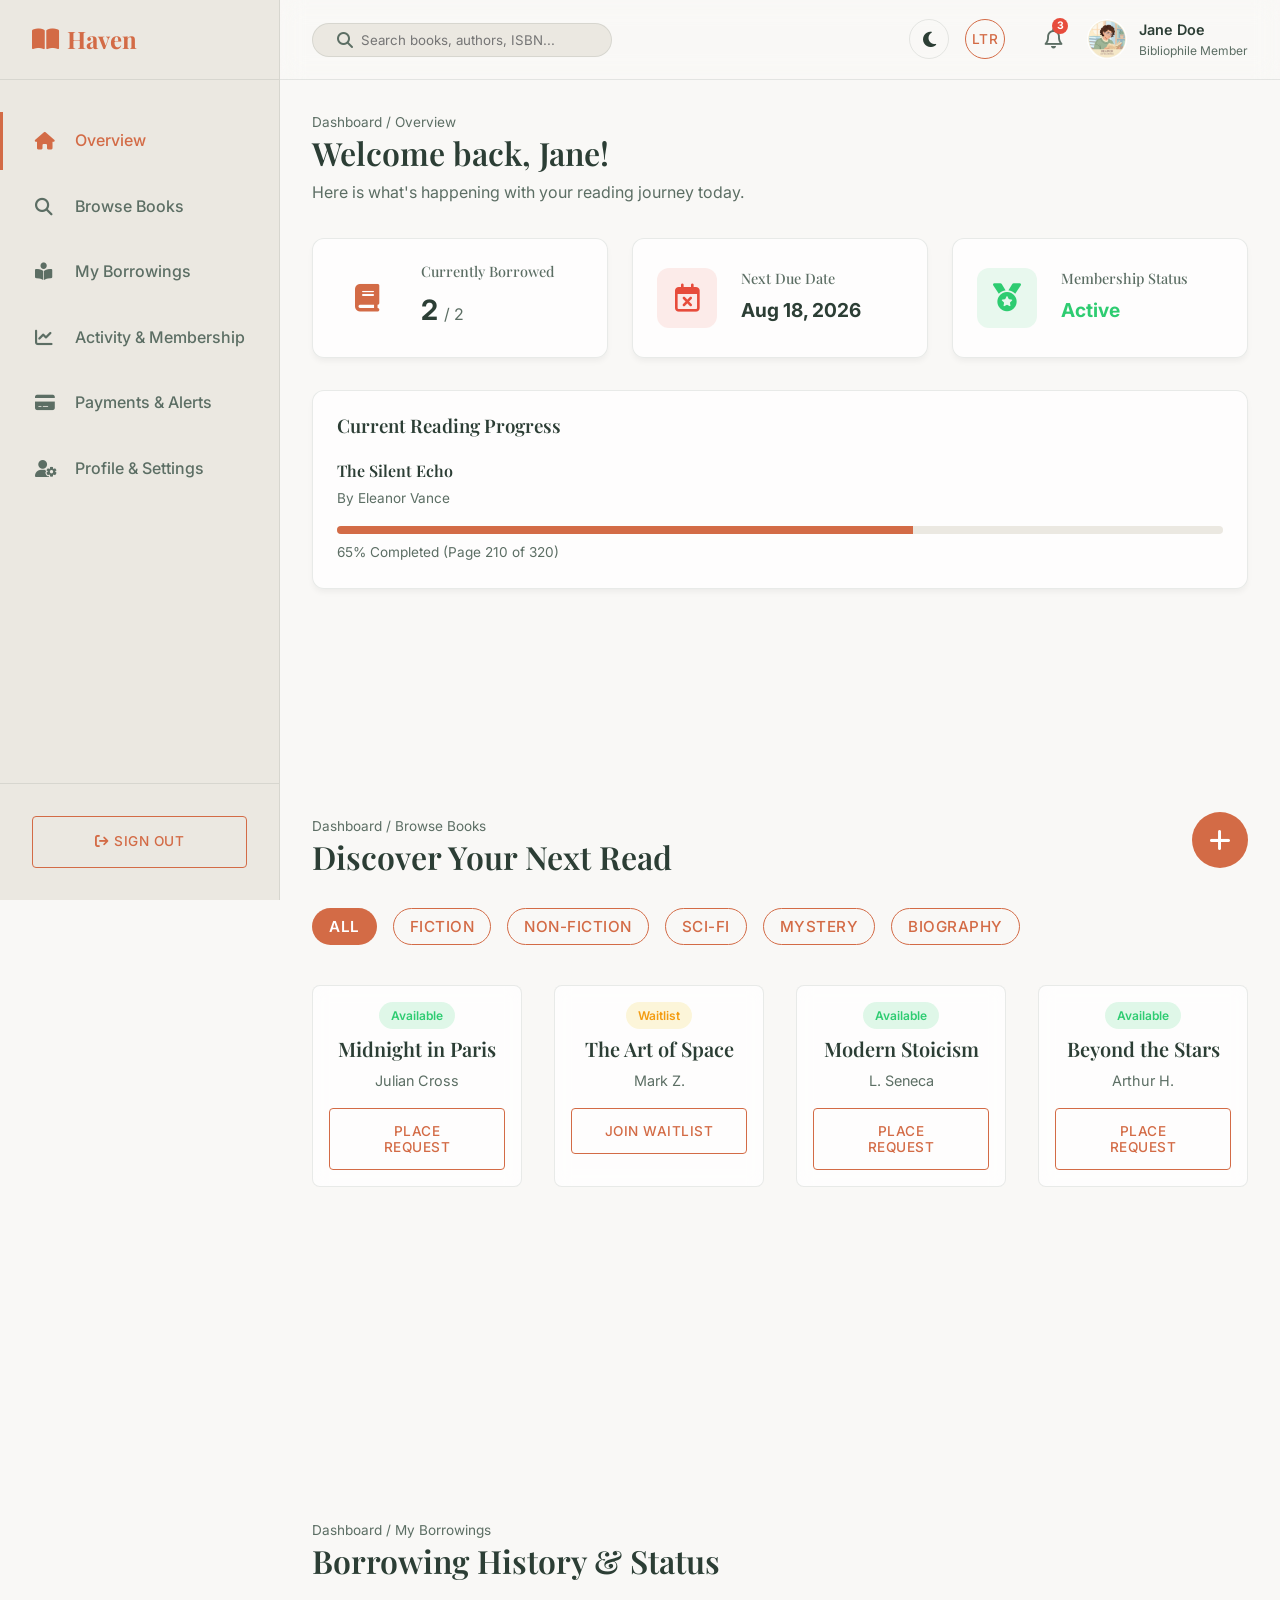
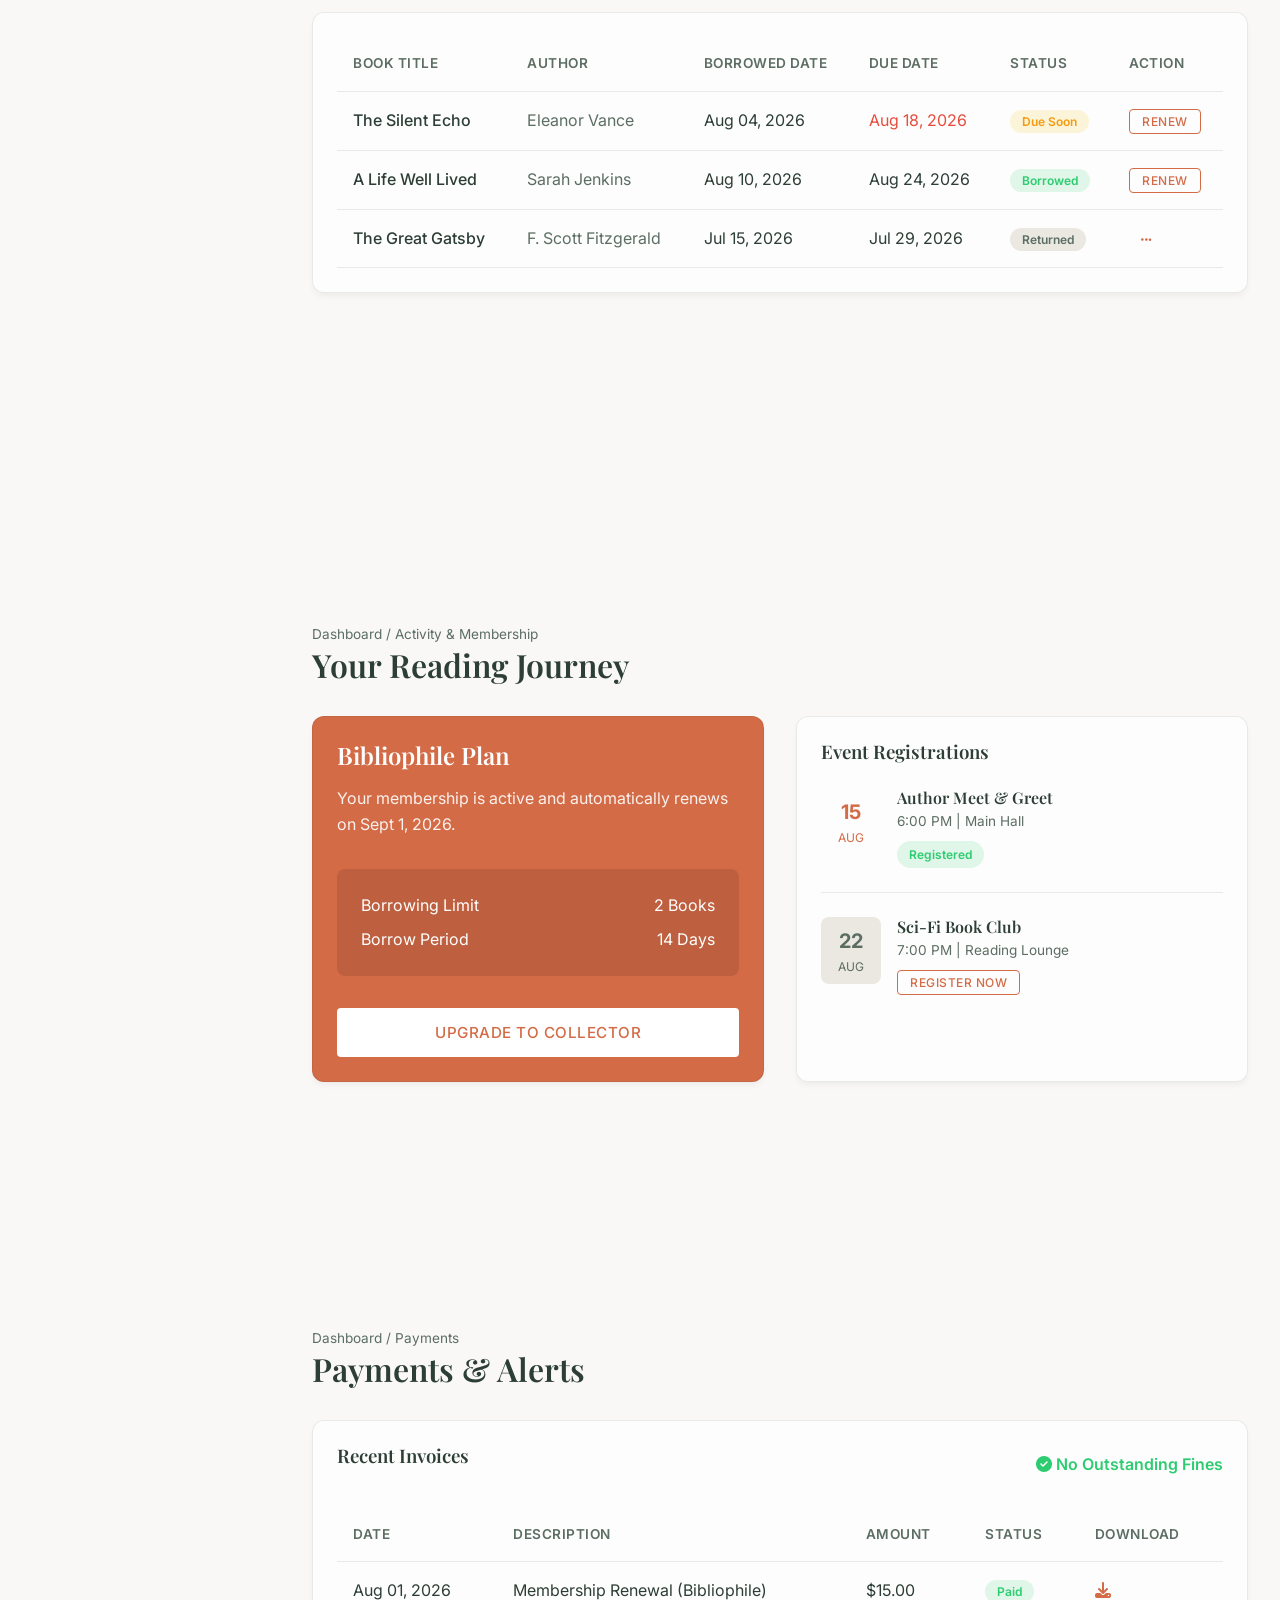
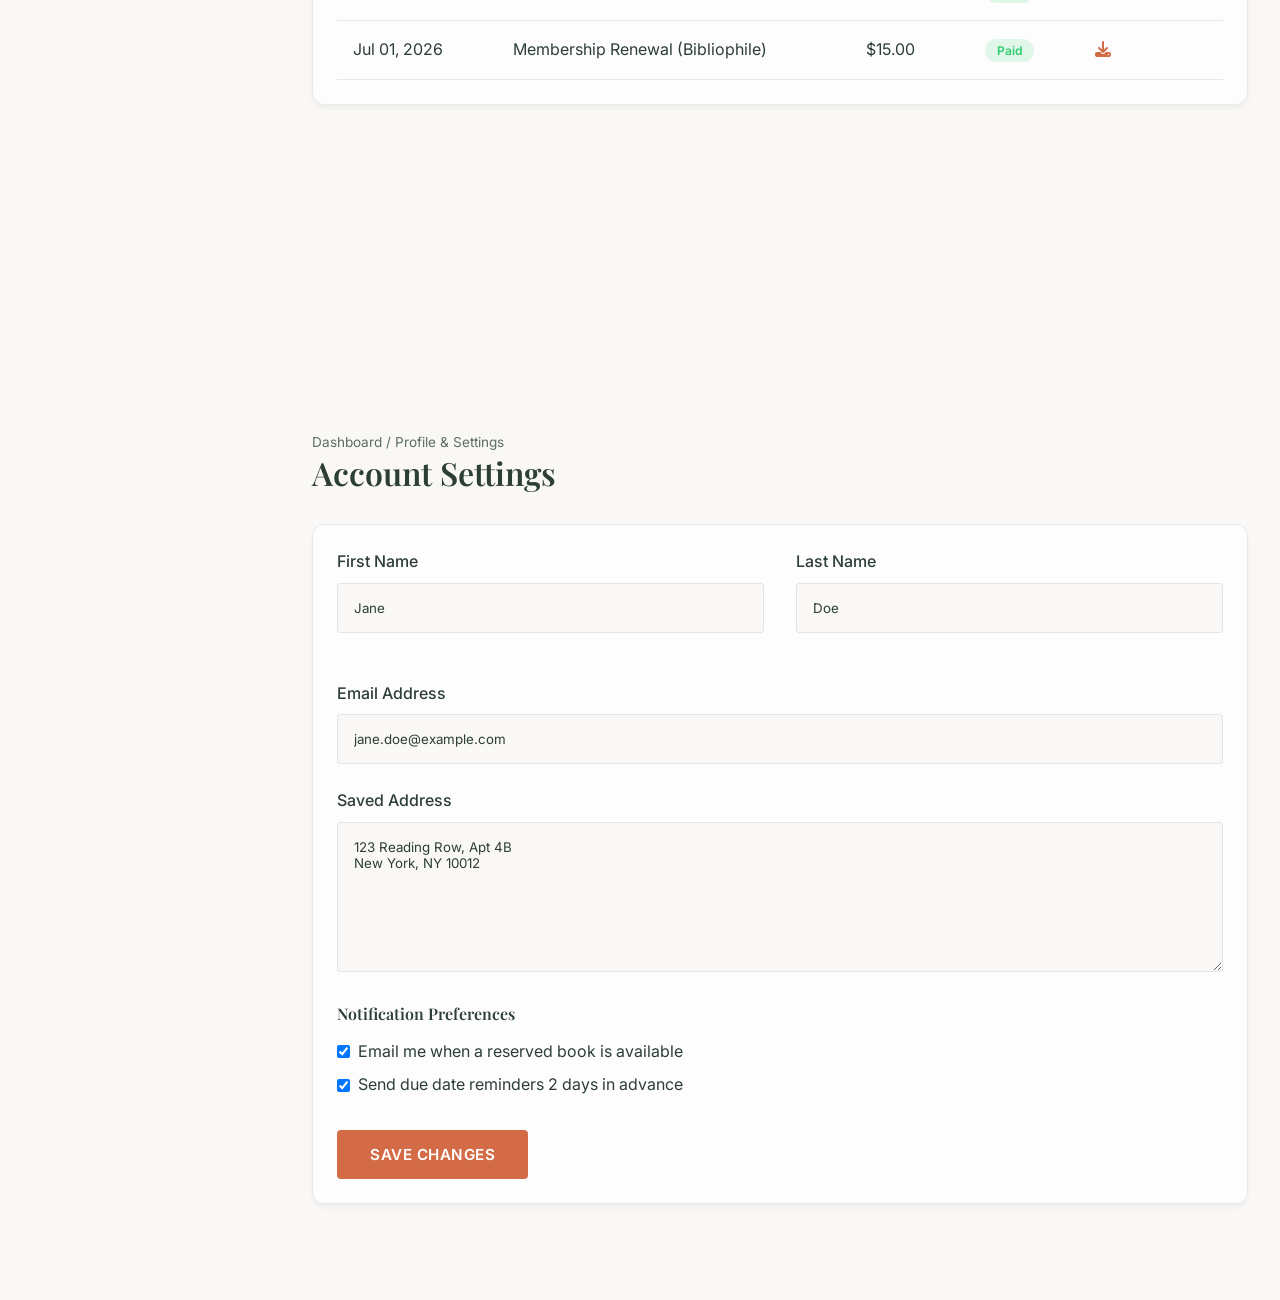
<file: dashboard.html>
<!DOCTYPE html>
<html lang="en" data-theme="light" dir="ltr">
<head>
    <meta charset="UTF-8">
    <meta name="viewport" content="width=device-width, initial-scale=1.0">
    <title>Member Dashboard - Haven</title>
    <meta name="description" content="Manage your reading journey with Haven member dashboard.">
    
    <!-- Fonts -->
    <link rel="preconnect" href="https://fonts.googleapis.com">
    <link rel="preconnect" href="https://fonts.gstatic.com" crossorigin>
    <link href="https://fonts.googleapis.com/css2?family=Inter:wght@300;400;500;600&family=Playfair+Display:ital,wght@0,400;0,600;0,700;1,400&display=swap" rel="stylesheet">
    
    <!-- Icons -->
    <link rel="stylesheet" href="https://cdnjs.cloudflare.com/ajax/libs/font-awesome/6.4.0/css/all.min.css">
    
    <!-- Styles -->
    <link rel="stylesheet" href="styles.css">
    <link rel="stylesheet" href="dashboard.css">
    <!-- Favicon -->
    <link rel="icon" href="data:image/svg+xml,<svg xmlns='http://www.w3.org/2000/svg' viewBox='0 0 100 100'><text y='.9em' font-size='90'>📖</text></svg>">
</head>
<body class="dashboard-body">

    <!-- Sidebar -->
    <aside class="dashboard-sidebar" id="dashboardSidebar">
        <div class="sidebar-header">
            <a href="index.html" style="text-decoration: none; color: inherit; display: flex; align-items: center; gap: 0.5rem;">
                <i class="fa-solid fa-book-open"></i> Haven
            </a>
        </div>
        
        <nav class="sidebar-nav">
            <ul>
                <li><a href="#overview" class="sidebar-link active"><i class="fa-solid fa-house"></i> Overview</a></li>
                <li><a href="#browse" class="sidebar-link"><i class="fa-solid fa-magnifying-glass"></i> Browse Books</a></li>
                <li><a href="#borrowings" class="sidebar-link"><i class="fa-solid fa-book-open-reader"></i> My Borrowings</a></li>
                <li><a href="#activity" class="sidebar-link"><i class="fa-solid fa-chart-line"></i> Activity & Membership</a></li>
                <li><a href="#payments" class="sidebar-link"><i class="fa-solid fa-credit-card"></i> Payments & Alerts</a></li>
                <li><a href="#profile" class="sidebar-link"><i class="fa-solid fa-user-gear"></i> Profile & Settings</a></li>
            </ul>
        </nav>
        
        <div class="sidebar-footer">
            <a href="index.html" class="btn btn-outline" style="width: 100%; text-align: center; font-size: 0.85rem;"><i class="fa-solid fa-arrow-right-from-bracket"></i> Sign Out</a>
        </div>
    </aside>

    <!-- Main Content -->
    <main class="dashboard-main">
        
        <!-- Sticky Header -->
        <header class="dashboard-header">
            <div style="display: flex; align-items: center;">
                <button class="mobile-toggle" id="mobileToggle">
                    <i class="fa-solid fa-bars"></i>
                </button>
                <div class="header-search">
                    <i class="fa-solid fa-magnifying-glass"></i>
                    <input type="text" placeholder="Search books, authors, ISBN...">
                </div>
            </div>
            
            <div class="header-actions">
                <!-- Theme Toggles -->
                <div class="header-controls" style="display: flex; gap: 1rem; align-items: center; margin-right: 1rem;">
                    <button id="themeToggle" class="toggle-btn" aria-label="Toggle Dark Mode">
                        <i class="fa-solid fa-moon"></i>
                    </button>
                    <button id="dirToggle" class="btn btn-outline lang-toggle" aria-label="Toggle Text Direction">
                        LTR
                    </button>
                </div>

                <div class="header-icon">
                    <i class="fa-regular fa-bell"></i>
                    <span class="badge">3</span>
                </div>
                
                <div class="user-profile">
                    <img src="e721ccdb-714b-47af-9063-ca46187b5ad3.jpeg" alt="Jane Doe" class="user-avatar">
                    <div class="user-info">
                        <span class="user-name">Jane Doe</span>
                        <span class="user-role">Bibliophile Member</span>
                    </div>
                </div>
            </div>
        </header>

        <!-- Dashboard Content -->
        <div class="dashboard-content">
            
            <!-- 1. Dashboard Overview -->
            <section id="overview" class="dashboard-section reveal">
                <div class="section-header">
                    <div class="breadcrumb">Dashboard / Overview</div>
                    <h2>Welcome back, Jane!</h2>
                    <p style="color: var(--text-secondary);">Here is what's happening with your reading journey today.</p>
                </div>
                
                <!-- Metrics -->
                <div class="dashboard-grid">
                    <div class="dashboard-card stat-card">
                        <div class="stat-icon"><i class="fa-solid fa-book"></i></div>
                        <div class="stat-details">
                            <h3>Currently Borrowed</h3>
                            <div class="stat-value">2 <span style="font-size: 1rem; font-weight: normal; color: var(--text-secondary);">/ 2</span></div>
                        </div>
                    </div>
                    <div class="dashboard-card stat-card">
                        <div class="stat-icon" style="color: #e74c3c; background-color: rgba(231, 76, 60, 0.1);"><i class="fa-regular fa-calendar-xmark"></i></div>
                        <div class="stat-details">
                            <h3>Next Due Date</h3>
                            <div class="stat-value" style="font-size: 1.2rem;">Aug 18, 2026</div>
                        </div>
                    </div>
                    <div class="dashboard-card stat-card">
                        <div class="stat-icon" style="color: #2ecc71; background-color: rgba(46, 204, 113, 0.1);"><i class="fa-solid fa-medal"></i></div>
                        <div class="stat-details">
                            <h3>Membership Status</h3>
                            <div class="stat-value" style="font-size: 1.2rem; color: #2ecc71;">Active</div>
                        </div>
                    </div>
                </div>
                
                <!-- Reading Progress -->
                <div class="dashboard-card">
                    <h3 style="margin-bottom: 1.5rem; font-family: 'Playfair Display', serif;">Current Reading Progress</h3>
                    <div style="display: flex; gap: 2rem; align-items: center;">
                        
                        <div style="flex-grow: 1;">
                            <h4 style="margin-bottom: 0.5rem;">The Silent Echo</h4>
                            <p style="color: var(--text-secondary); font-size: 0.85rem; margin-bottom: 1rem;">By Eleanor Vance</p>
                            <div style="width: 100%; height: 8px; background-color: var(--bg-secondary); border-radius: 4px; overflow: hidden; margin-bottom: 0.5rem;">
                                <div style="width: 65%; height: 100%; background-color: var(--accent);"></div>
                            </div>
                            <p style="font-size: 0.85rem; color: var(--text-secondary);">65% Completed (Page 210 of 320)</p>
                        </div>
                    </div>
                </div>
            </section>

            <!-- 2. Browse & Discover Books -->
            <section id="browse" class="dashboard-section reveal">
                <div class="section-header">
                    <div class="breadcrumb">Dashboard / Browse Books</div>
                    <h2>Discover Your Next Read</h2>
                </div>
                
                <div style="display: flex; gap: 1rem; margin-bottom: 2rem; overflow-x: auto; padding-bottom: 0.5rem;">
                    <button class="btn btn-primary" style="padding: 0.5rem 1rem; border-radius: 50px;">All</button>
                    <button class="btn btn-outline" style="padding: 0.5rem 1rem; border-radius: 50px;">Fiction</button>
                    <button class="btn btn-outline" style="padding: 0.5rem 1rem; border-radius: 50px;">Non-Fiction</button>
                    <button class="btn btn-outline" style="padding: 0.5rem 1rem; border-radius: 50px;">Sci-Fi</button>
                    <button class="btn btn-outline" style="padding: 0.5rem 1rem; border-radius: 50px;">Mystery</button>
                    <button class="btn btn-outline" style="padding: 0.5rem 1rem; border-radius: 50px;">Biography</button>
                </div>
                
                <div class="books-grid" style="grid-template-columns: repeat(auto-fit, minmax(200px, 1fr));">
                    <div class="book-card">
                        
                        <div class="book-info">
                            <span class="status-badge status-active" style="display: inline-block; margin-bottom: 0.5rem;">Available</span>
                            <h3 class="book-title">Midnight in Paris</h3>
                            <p class="book-author">Julian Cross</p>
                            <button class="btn btn-outline" style="width: 100%; margin-top: 1rem; font-size: 0.85rem;">Place Request</button>
                        </div>
                    </div>
                    <div class="book-card">
                        
                        <div class="book-info">
                            <span class="status-badge status-pending" style="display: inline-block; margin-bottom: 0.5rem;">Waitlist</span>
                            <h3 class="book-title">The Art of Space</h3>
                            <p class="book-author">Mark Z.</p>
                            <button class="btn btn-outline" style="width: 100%; margin-top: 1rem; font-size: 0.85rem;">Join Waitlist</button>
                        </div>
                    </div>
                    <div class="book-card">
                        
                        <div class="book-info">
                            <span class="status-badge status-active" style="display: inline-block; margin-bottom: 0.5rem;">Available</span>
                            <h3 class="book-title">Modern Stoicism</h3>
                            <p class="book-author">L. Seneca</p>
                            <button class="btn btn-outline" style="width: 100%; margin-top: 1rem; font-size: 0.85rem;">Place Request</button>
                        </div>
                    </div>
                    <div class="book-card">
                        
                        <div class="book-info">
                            <span class="status-badge status-active" style="display: inline-block; margin-bottom: 0.5rem;">Available</span>
                            <h3 class="book-title">Beyond the Stars</h3>
                            <p class="book-author">Arthur H.</p>
                            <button class="btn btn-outline" style="width: 100%; margin-top: 1rem; font-size: 0.85rem;">Place Request</button>
                        </div>
                    </div>
                </div>
            </section>

            <!-- 3. My Borrowings -->
            <section id="borrowings" class="dashboard-section reveal">
                <div class="section-header">
                    <div class="breadcrumb">Dashboard / My Borrowings</div>
                    <h2>Borrowing History & Status</h2>
                </div>
                
                <div class="dashboard-card">
                    <div class="table-responsive">
                        <table class="dashboard-table">
                            <thead>
                                <tr>
                                    <th>Book Title</th>
                                    <th>Author</th>
                                    <th>Borrowed Date</th>
                                    <th>Due Date</th>
                                    <th>Status</th>
                                    <th>Action</th>
                                </tr>
                            </thead>
                            <tbody>
                                <tr>
                                    <td style="font-weight: 500;">The Silent Echo</td>
                                    <td style="color: var(--text-secondary);">Eleanor Vance</td>
                                    <td>Aug 04, 2026</td>
                                    <td style="color: #e74c3c;">Aug 18, 2026</td>
                                    <td><span class="status-badge status-pending">Due Soon</span></td>
                                    <td><button class="btn btn-outline" style="padding: 0.25rem 0.75rem; font-size: 0.75rem;">Renew</button></td>
                                </tr>
                                <tr>
                                    <td style="font-weight: 500;">A Life Well Lived</td>
                                    <td style="color: var(--text-secondary);">Sarah Jenkins</td>
                                    <td>Aug 10, 2026</td>
                                    <td>Aug 24, 2026</td>
                                    <td><span class="status-badge status-active">Borrowed</span></td>
                                    <td><button class="btn btn-outline" style="padding: 0.25rem 0.75rem; font-size: 0.75rem;">Renew</button></td>
                                </tr>
                                <tr>
                                    <td style="font-weight: 500;">The Great Gatsby</td>
                                    <td style="color: var(--text-secondary);">F. Scott Fitzgerald</td>
                                    <td>Jul 15, 2026</td>
                                    <td>Jul 29, 2026</td>
                                    <td><span class="status-badge" style="background-color: var(--bg-secondary); color: var(--text-secondary);">Returned</span></td>
                                    <td><button class="btn btn-outline" style="padding: 0.25rem 0.75rem; font-size: 0.75rem; border: none;"><i class="fa-solid fa-ellipsis"></i></button></td>
                                </tr>
                            </tbody>
                        </table>
                    </div>
                </div>
            </section>

            <!-- 4. Reading Activity & Membership -->
            <section id="activity" class="dashboard-section reveal">
                <div class="section-header">
                    <div class="breadcrumb">Dashboard / Activity & Membership</div>
                    <h2>Your Reading Journey</h2>
                </div>
                
                <div class="two-col-grid" style="margin-bottom: 2rem;">
                    <!-- Membership Info -->
                    <div class="dashboard-card" style="background-color: var(--accent); color: white;">
                        <h3 style="font-family: 'Playfair Display', serif; font-size: 1.5rem; margin-bottom: 1rem;">Bibliophile Plan</h3>
                        <p style="margin-bottom: 2rem; opacity: 0.9;">Your membership is active and automatically renews on Sept 1, 2026.</p>
                        
                        <div style="background: rgba(0,0,0,0.1); padding: 1.5rem; border-radius: 8px; margin-bottom: 2rem;">
                            <div style="display: flex; justify-content: space-between; margin-bottom: 0.5rem;">
                                <span>Borrowing Limit</span>
                                <span>2 Books</span>
                            </div>
                            <div style="display: flex; justify-content: space-between;">
                                <span>Borrow Period</span>
                                <span>14 Days</span>
                            </div>
                        </div>
                        
                        <button class="btn" style="background-color: white; color: var(--accent); width: 100%;">Upgrade to Collector</button>
                    </div>
                    
                    <!-- Events -->
                    <div class="dashboard-card">
                        <h3 style="font-family: 'Playfair Display', serif; margin-bottom: 1.5rem;">Event Registrations</h3>
                        
                        <div style="display: flex; gap: 1rem; align-items: flex-start; margin-bottom: 1.5rem; padding-bottom: 1.5rem; border-bottom: 1px solid var(--border-color);">
                            <div style="background-color: rgba(var(--accent-rgb), 0.1); color: var(--accent); padding: 0.5rem; border-radius: 8px; text-align: center; min-width: 60px;">
                                <div style="font-size: 1.25rem; font-weight: 700;">15</div>
                                <div style="font-size: 0.75rem; text-transform: uppercase;">Aug</div>
                            </div>
                            <div>
                                <h4 style="margin-bottom: 0.25rem;">Author Meet & Greet</h4>
                                <p style="font-size: 0.85rem; color: var(--text-secondary);">6:00 PM | Main Hall</p>
                                <span class="status-badge status-active" style="display: inline-block; margin-top: 0.5rem;">Registered</span>
                            </div>
                        </div>
                        
                        <div style="display: flex; gap: 1rem; align-items: flex-start;">
                            <div style="background-color: var(--bg-secondary); color: var(--text-secondary); padding: 0.5rem; border-radius: 8px; text-align: center; min-width: 60px;">
                                <div style="font-size: 1.25rem; font-weight: 700;">22</div>
                                <div style="font-size: 0.75rem; text-transform: uppercase;">Aug</div>
                            </div>
                            <div>
                                <h4 style="margin-bottom: 0.25rem;">Sci-Fi Book Club</h4>
                                <p style="font-size: 0.85rem; color: var(--text-secondary);">7:00 PM | Reading Lounge</p>
                                <button class="btn btn-outline" style="padding: 0.25rem 0.75rem; font-size: 0.75rem; margin-top: 0.5rem;">Register Now</button>
                            </div>
                        </div>
                    </div>
                </div>
            </section>

            <!-- 5. Payments & Notifications -->
            <section id="payments" class="dashboard-section reveal">
                <div class="section-header">
                    <div class="breadcrumb">Dashboard / Payments</div>
                    <h2>Payments & Alerts</h2>
                </div>
                
                <div class="dashboard-card">
                    <div style="display: flex; justify-content: space-between; align-items: center; margin-bottom: 1.5rem;">
                        <h3 style="font-family: 'Playfair Display', serif;">Recent Invoices</h3>
                        <span style="color: #2ecc71; font-weight: 600;"><i class="fa-solid fa-check-circle"></i> No Outstanding Fines</span>
                    </div>
                    
                    <div class="table-responsive">
                        <table class="dashboard-table">
                            <thead>
                                <tr>
                                    <th>Date</th>
                                    <th>Description</th>
                                    <th>Amount</th>
                                    <th>Status</th>
                                    <th>Download</th>
                                </tr>
                            </thead>
                            <tbody>
                                <tr>
                                    <td>Aug 01, 2026</td>
                                    <td>Membership Renewal (Bibliophile)</td>
                                    <td>$15.00</td>
                                    <td><span class="status-badge status-active">Paid</span></td>
                                    <td><i class="fa-solid fa-download" style="color: var(--accent); cursor: pointer;"></i></td>
                                </tr>
                                <tr>
                                    <td>Jul 01, 2026</td>
                                    <td>Membership Renewal (Bibliophile)</td>
                                    <td>$15.00</td>
                                    <td><span class="status-badge status-active">Paid</span></td>
                                    <td><i class="fa-solid fa-download" style="color: var(--accent); cursor: pointer;"></i></td>
                                </tr>
                            </tbody>
                        </table>
                    </div>
                </div>
            </section>

            <!-- 6. Profile & Settings -->
            <section id="profile" class="dashboard-section reveal">
                <div class="section-header">
                    <div class="breadcrumb">Dashboard / Profile & Settings</div>
                    <h2>Account Settings</h2>
                </div>
                
                <div class="dashboard-card">
                    <form action="#">
                        <div class="two-col-grid" style="margin-bottom: 1.5rem;">
                            <div class="form-group">
                                <label class="form-label">First Name</label>
                                <input type="text" class="form-control" value="Jane">
                            </div>
                            <div class="form-group">
                                <label class="form-label">Last Name</label>
                                <input type="text" class="form-control" value="Doe">
                            </div>
                        </div>
                        <div class="form-group" style="margin-bottom: 1.5rem;">
                            <label class="form-label">Email Address</label>
                            <input type="email" class="form-control" value="jane.doe@example.com">
                        </div>
                        <div class="form-group" style="margin-bottom: 1.5rem;">
                            <label class="form-label">Saved Address</label>
                            <textarea class="form-control" rows="3">123 Reading Row, Apt 4B&#10;New York, NY 10012</textarea>
                        </div>
                        
                        <div style="margin-bottom: 2rem;">
                            <h4 style="margin-bottom: 1rem;">Notification Preferences</h4>
                            <label style="display: flex; align-items: center; gap: 0.5rem; margin-bottom: 0.5rem;">
                                <input type="checkbox" checked> Email me when a reserved book is available
                            </label>
                            <label style="display: flex; align-items: center; gap: 0.5rem;">
                                <input type="checkbox" checked> Send due date reminders 2 days in advance
                            </label>
                        </div>
                        
                        <button type="button" class="btn btn-primary">Save Changes</button>
                    </form>
                </div>
            </section>
            
        </div>
    </main>

    <!-- Floating Quick Actions -->
    <div class="quick-actions-fab">
        <button class="fab-button" title="Quick Borrow Request">
            <i class="fa-solid fa-plus"></i>
        </button>
    </div>

    <!-- Back to top will be handled by smooth scroll or just standard HTML if needed -->

    <!-- Scripts -->
    <script src="script.js"></script>
    <script src="dashboard.js"></script>
</body>
</html>
</file>
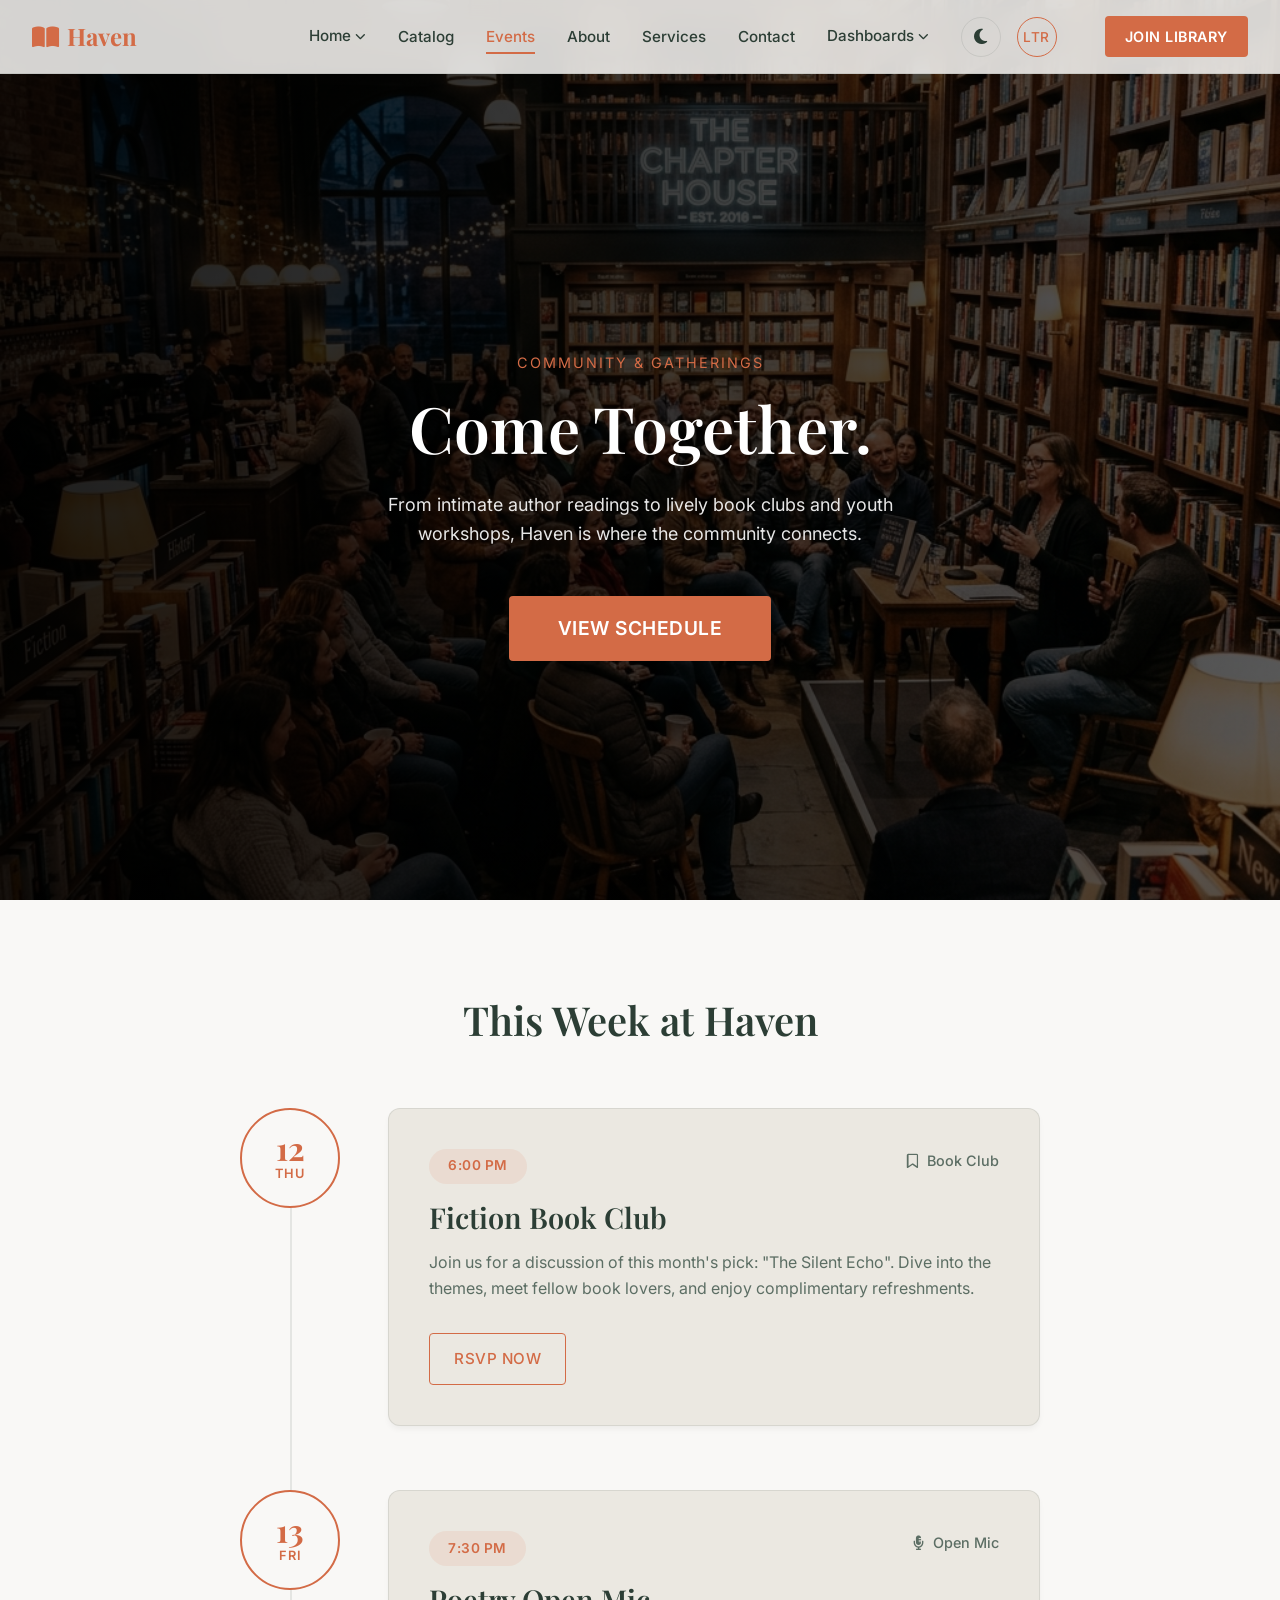
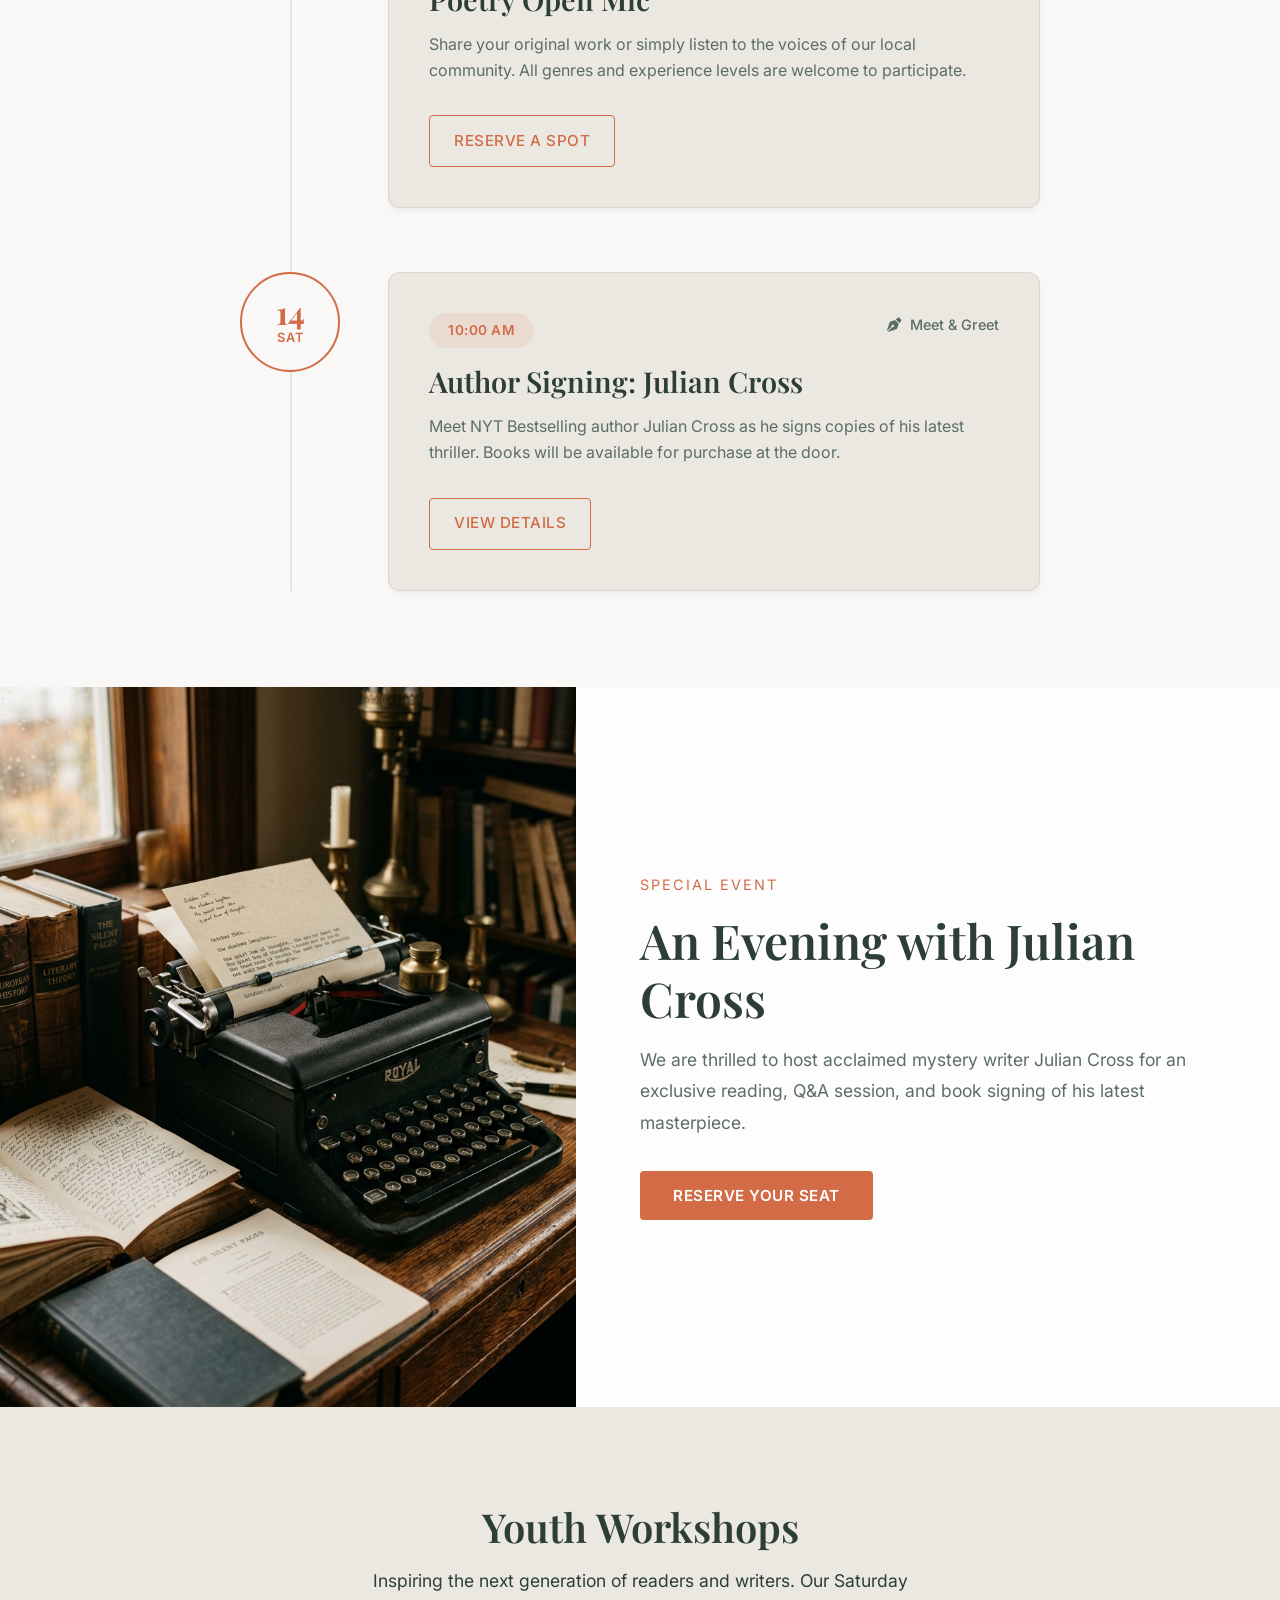
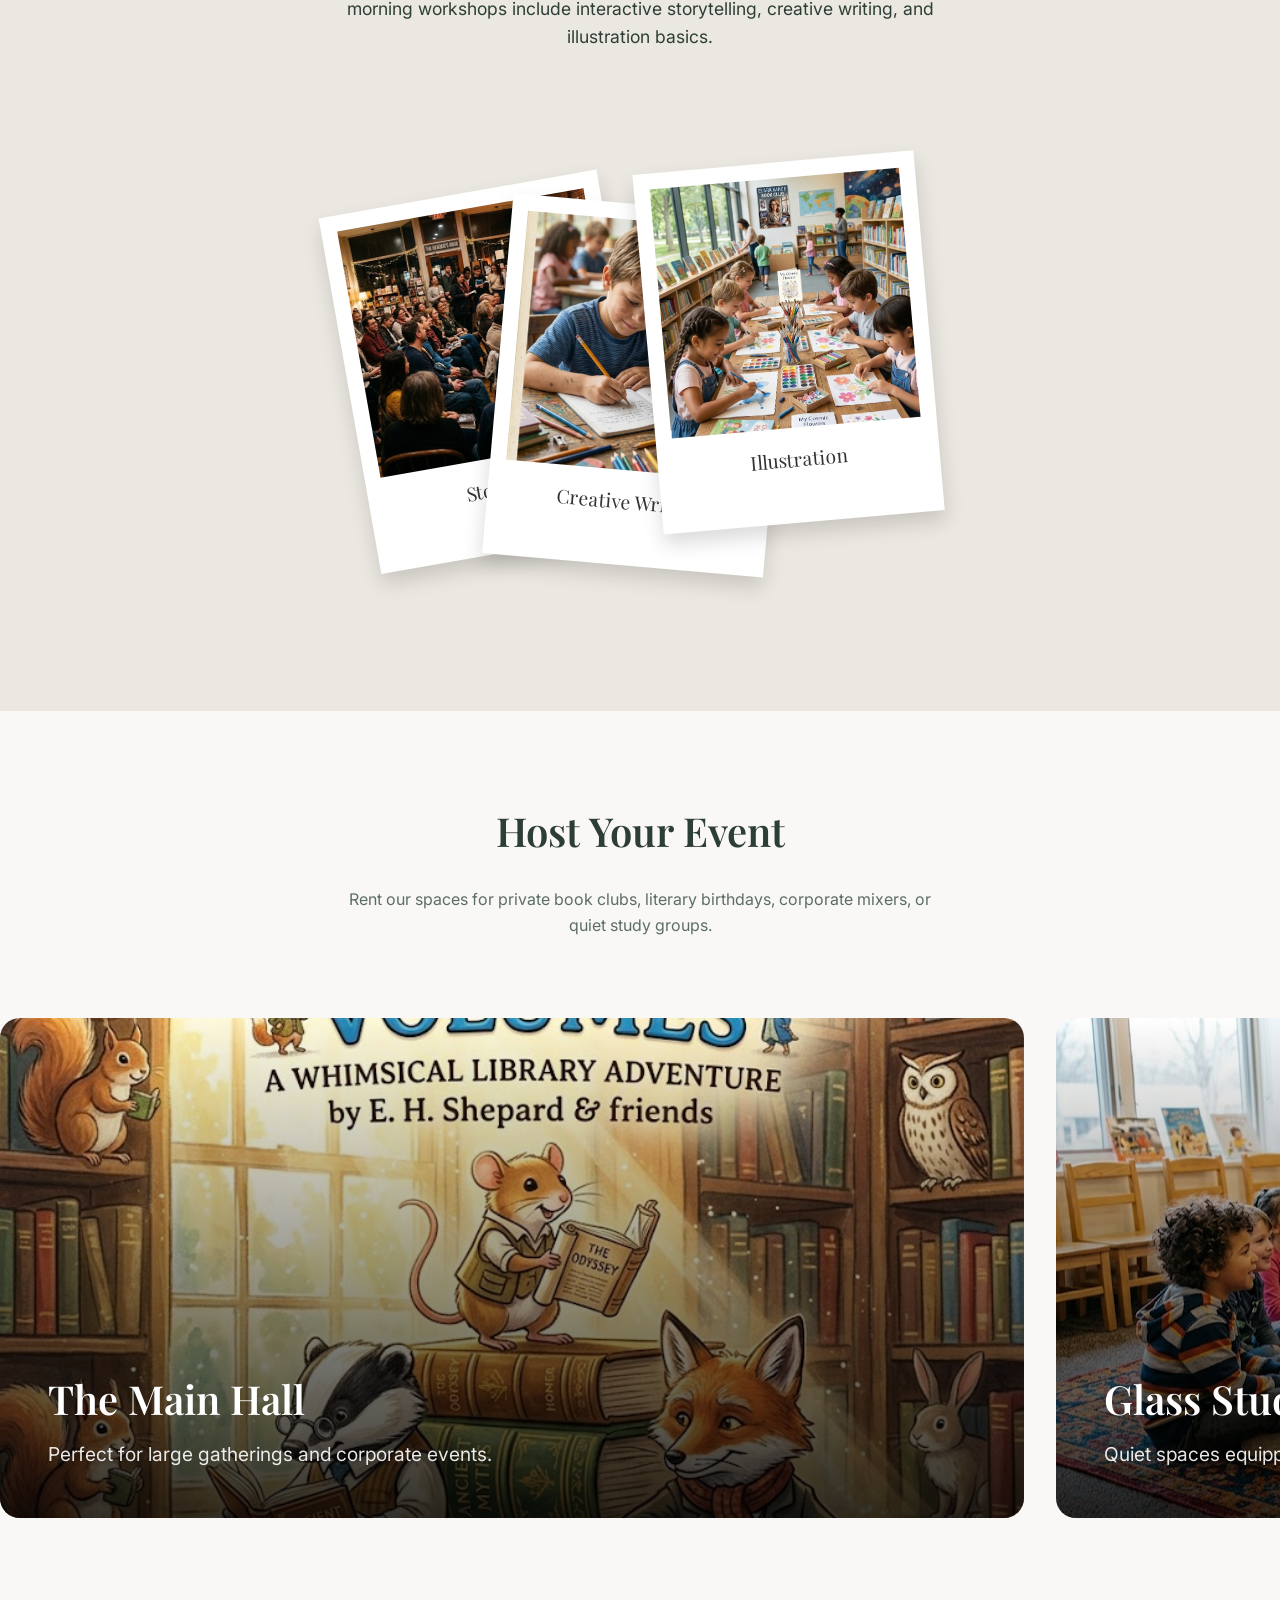
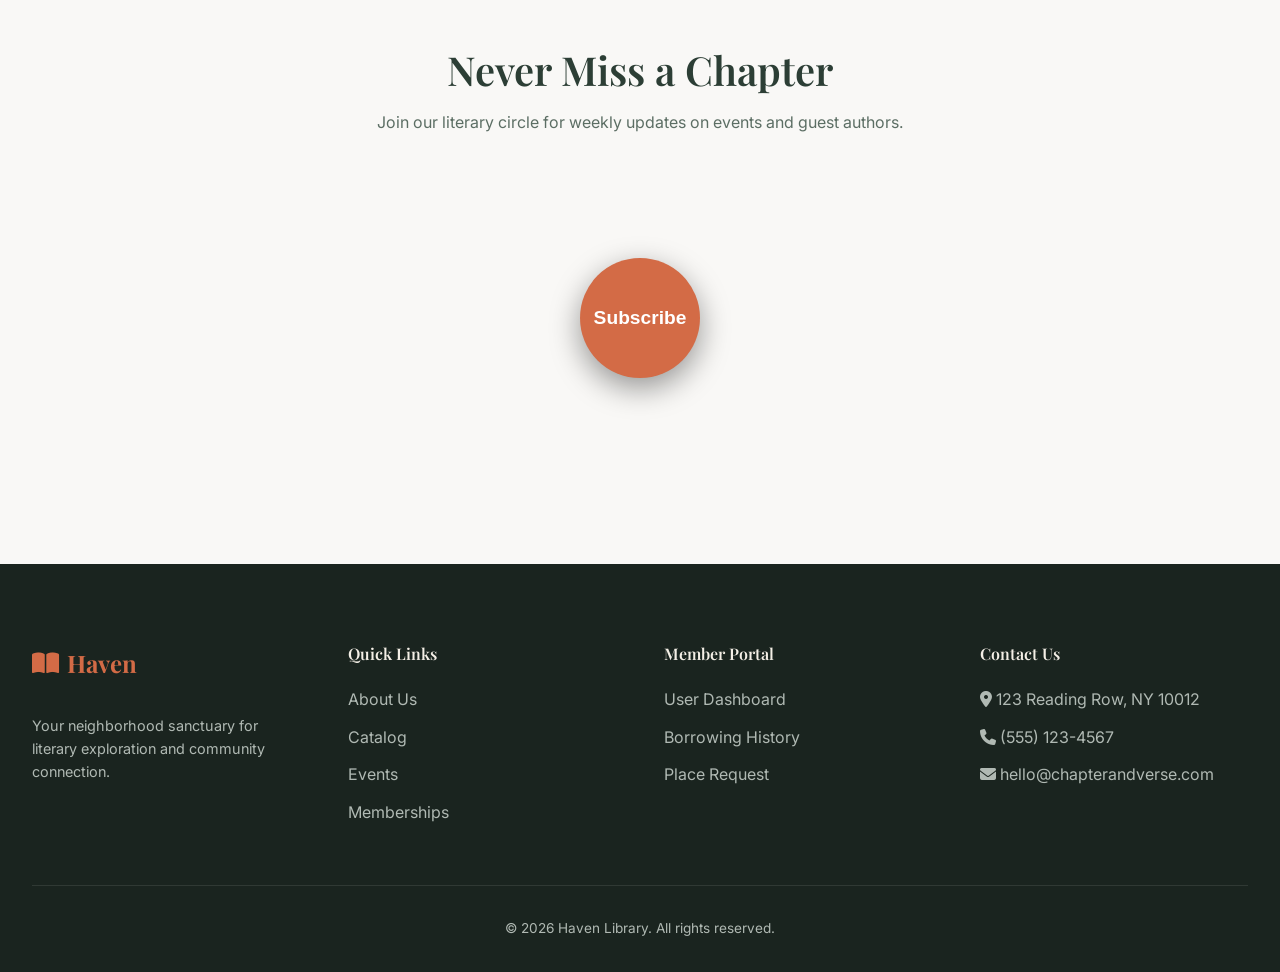
<file: events.html>
<!DOCTYPE html>
<html lang="en" data-theme="light" dir="ltr">
<head>
    <meta charset="UTF-8">
    <meta name="viewport" content="width=device-width, initial-scale=1.0">
    <title>Events | Book Shop & Lending Library</title>
    <meta name="description" content="Join our literary community. Discover author readings, book clubs, youth workshops, and private events.">
    
    <!-- Fonts -->
    <link rel="preconnect" href="https://fonts.googleapis.com">
    <link rel="preconnect" href="https://fonts.gstatic.com" crossorigin>
    <link href="https://fonts.googleapis.com/css2?family=Inter:wght@300;400;500;600&family=Playfair+Display:ital,wght@0,400;0,600;0,700;1,400&display=swap" rel="stylesheet">
    
    <!-- Icons -->
    <link rel="stylesheet" href="https://cdnjs.cloudflare.com/ajax/libs/font-awesome/6.4.0/css/all.min.css">
    
    <!-- Styles -->
    <link rel="stylesheet" href="styles.css">
    <!-- Favicon -->
    <link rel="icon" href="data:image/svg+xml,<svg xmlns='http://www.w3.org/2000/svg' viewBox='0 0 100 100'><text y='.9em' font-size='90'>📖</text></svg>">
</head>
<body>

    <!-- Header -->
    <header class="header" id="header">
        <div class="container nav-container">
            <a href="index.html" class="logo">
                <i class="fa-solid fa-book-open"></i>
                Haven
            </a>

            <nav>
                <ul class="nav-menu">
                    <li class="dropdown">
                        <span class="nav-link dropdown-toggle">
                            Home <i class="fa-solid fa-chevron-down" style="font-size: 0.7em;"></i>
                        </span>
                        <ul class="dropdown-menu">
                            <li><a href="index.html" class="dropdown-item">Home 1 (Classic)</a></li>
                            <li><a href="home2.html" class="dropdown-item">Home 2 (Modern)</a></li>
                        </ul>
                    </li>
                    <li><a href="catalog.html" class="nav-link">Catalog</a></li>
                    <li><a href="events.html" class="nav-link active">Events</a></li>
                    <li><a href="about.html" class="nav-link">About</a></li>
                    <li><a href="services.html" class="nav-link">Services</a></li>
                    <li><a href="contact.html" class="nav-link">Contact</a></li>
                    
                    <li class="dropdown">
                        <span class="nav-link dropdown-toggle">
                            Dashboards <i class="fa-solid fa-chevron-down" style="font-size: 0.7em;"></i>
                        </span>
                        <ul class="dropdown-menu">
                            <li><a href="dashboard.html" class="dropdown-item"><i class="fa-regular fa-user"></i> User Dashboard</a></li>
                            <li><a href="admin.html" class="dropdown-item"><i class="fa-solid fa-lock"></i> Admin Dashboard</a></li>
                        </ul>
                    </li>
                    <li class="nav-toggles-item">
                        <div class="header-controls">
                            <button id="themeToggle" class="toggle-btn" aria-label="Toggle Dark Mode">
                                <i class="fa-solid fa-moon"></i>
                            </button>
                            <button id="dirToggle" class="btn btn-outline lang-toggle" aria-label="Toggle Text Direction">
                                LTR
                            </button>
                        </div>
                    </li>
                    <li class="nav-cta-item" style="display: flex; align-items: center; margin-left: 1rem;">
                        <a href="dashboard.html" class="btn btn-primary" style="padding: 0.5rem 1.2rem; font-size: 0.9rem;">Join Library</a>
                    </li>
                </ul>
            </nav>

            <button class="mobile-toggle" id="mobileToggle" aria-label="Toggle Menu"><i class="fa-solid fa-bars"></i></button>
        </div>
    </header>

    <!-- Section 1: Hero -->
    <section class="hero" style="background-color: transparent;">
        <img src="events_hero_bg.png" alt="Events" class="hero-bg">
        <div class="hero-overlay"></div>
        <div class="container relative z-10" style="padding-top: 10rem; padding-bottom: 8rem; text-align: center;">
            <div class="hero-content reveal">
                <span class="hero-subtitle" style="color: var(--accent);">Community & Gatherings</span>
                <h1 class="hero-title" style="color: white; font-size: 4rem;">Come Together.</h1>
                <p class="hero-text" style="color: rgba(255,255,255,0.9); max-width: 600px; margin: 0 auto 3rem;">From intimate author readings to lively book clubs and youth workshops, Haven is where the community connects.</p>
                <a href="#schedule" class="btn btn-primary" style="padding: 1rem 3rem; font-size: 1.2rem;">View Schedule</a>
            </div>
        </div>
    </section>

    <!-- Section 2: Upcoming Schedule (Asymmetrical Calendar Grid) -->
    <section id="schedule" class="section">
        <div class="container reveal">
            <h2 class="section-title" style="text-align: center; margin-bottom: 4rem;">This Week at Haven</h2>
            <div class="event-timeline" style="max-width: 800px; margin: 0 auto; position: relative;">
                <!-- Vertical line -->
                <div style="position: absolute; left: 50px; top: 0; bottom: 0; width: 2px; background: var(--border-color); z-index: 0;"></div>

                <!-- Event 1 -->
                <div style="display: flex; gap: 3rem; margin-bottom: 4rem; position: relative; z-index: 1;">
                    <!-- Date bubble -->
                    <div style="flex: 0 0 100px; display: flex; flex-direction: column; align-items: center; justify-content: center; background: var(--bg-primary); border: 2px solid var(--accent); border-radius: 50%; width: 100px; height: 100px; color: var(--accent); position: relative;">
                        <span style="font-size: 2rem; font-weight: bold; line-height: 1; font-family: var(--font-heading);">12</span>
                        <span style="font-size: 0.8rem; text-transform: uppercase; font-weight: 600; letter-spacing: 1px;">Thu</span>
                    </div>
                    
                    <!-- Content Card -->
                    <div style="flex: 1; background: var(--bg-secondary); padding: 2.5rem; border-radius: 12px; box-shadow: var(--shadow-sm); transition: transform 0.3s ease, box-shadow 0.3s ease; border: 1px solid var(--border-color);" onmouseover="this.style.transform='translateY(-5px)'; this.style.boxShadow='var(--shadow-md)';" onmouseout="this.style.transform='translateY(0)'; this.style.boxShadow='var(--shadow-sm)';">
                        <div style="display: flex; justify-content: space-between; align-items: flex-start; margin-bottom: 1rem; flex-wrap: wrap; gap: 1rem;">
                            <span style="display: inline-block; padding: 0.4rem 1.2rem; background: rgba(220,107,74,0.1); color: var(--accent); border-radius: 50px; font-size: 0.85rem; font-weight: 600; text-transform: uppercase; letter-spacing: 0.5px;">6:00 PM</span>
                            <span style="color: var(--text-secondary); font-size: 0.9rem; font-weight: 500;"><i class="fa-regular fa-bookmark" style="margin-right: 5px;"></i> Book Club</span>
                        </div>
                        <h3 style="font-family: var(--font-heading); font-size: 1.8rem; margin-bottom: 1rem;">Fiction Book Club</h3>
                        <p style="color: var(--text-secondary); line-height: 1.6; margin-bottom: 2rem;">Join us for a discussion of this month's pick: "The Silent Echo". Dive into the themes, meet fellow book lovers, and enjoy complimentary refreshments.</p>
                        <a href="#rsvp" class="btn btn-outline" style="padding: 0.8rem 1.5rem;">RSVP Now</a>
                    </div>
                </div>
                
                <!-- Event 2 -->
                <div style="display: flex; gap: 3rem; margin-bottom: 4rem; position: relative; z-index: 1;">
                    <div style="flex: 0 0 100px; display: flex; flex-direction: column; align-items: center; justify-content: center; background: var(--bg-primary); border: 2px solid var(--accent); border-radius: 50%; width: 100px; height: 100px; color: var(--accent); position: relative;">
                        <span style="font-size: 2rem; font-weight: bold; line-height: 1; font-family: var(--font-heading);">13</span>
                        <span style="font-size: 0.8rem; text-transform: uppercase; font-weight: 600; letter-spacing: 1px;">Fri</span>
                    </div>
                    
                    <div style="flex: 1; background: var(--bg-secondary); padding: 2.5rem; border-radius: 12px; box-shadow: var(--shadow-sm); transition: transform 0.3s ease, box-shadow 0.3s ease; border: 1px solid var(--border-color);" onmouseover="this.style.transform='translateY(-5px)'; this.style.boxShadow='var(--shadow-md)';" onmouseout="this.style.transform='translateY(0)'; this.style.boxShadow='var(--shadow-sm)';">
                        <div style="display: flex; justify-content: space-between; align-items: flex-start; margin-bottom: 1rem; flex-wrap: wrap; gap: 1rem;">
                            <span style="display: inline-block; padding: 0.4rem 1.2rem; background: rgba(220,107,74,0.1); color: var(--accent); border-radius: 50px; font-size: 0.85rem; font-weight: 600; text-transform: uppercase; letter-spacing: 0.5px;">7:30 PM</span>
                            <span style="color: var(--text-secondary); font-size: 0.9rem; font-weight: 500;"><i class="fa-solid fa-microphone-lines" style="margin-right: 5px;"></i> Open Mic</span>
                        </div>
                        <h3 style="font-family: var(--font-heading); font-size: 1.8rem; margin-bottom: 1rem;">Poetry Open Mic</h3>
                        <p style="color: var(--text-secondary); line-height: 1.6; margin-bottom: 2rem;">Share your original work or simply listen to the voices of our local community. All genres and experience levels are welcome to participate.</p>
                        <a href="#rsvp" class="btn btn-outline" style="padding: 0.8rem 1.5rem;">Reserve a Spot</a>
                    </div>
                </div>

                <!-- Event 3 -->
                <div style="display: flex; gap: 3rem; position: relative; z-index: 1;">
                    <div style="flex: 0 0 100px; display: flex; flex-direction: column; align-items: center; justify-content: center; background: var(--bg-primary); border: 2px solid var(--accent); border-radius: 50%; width: 100px; height: 100px; color: var(--accent); position: relative;">
                        <span style="font-size: 2rem; font-weight: bold; line-height: 1; font-family: var(--font-heading);">14</span>
                        <span style="font-size: 0.8rem; text-transform: uppercase; font-weight: 600; letter-spacing: 1px;">Sat</span>
                    </div>
                    
                    <div style="flex: 1; background: var(--bg-secondary); padding: 2.5rem; border-radius: 12px; box-shadow: var(--shadow-sm); transition: transform 0.3s ease, box-shadow 0.3s ease; border: 1px solid var(--border-color);" onmouseover="this.style.transform='translateY(-5px)'; this.style.boxShadow='var(--shadow-md)';" onmouseout="this.style.transform='translateY(0)'; this.style.boxShadow='var(--shadow-sm)';">
                        <div style="display: flex; justify-content: space-between; align-items: flex-start; margin-bottom: 1rem; flex-wrap: wrap; gap: 1rem;">
                            <span style="display: inline-block; padding: 0.4rem 1.2rem; background: rgba(220,107,74,0.1); color: var(--accent); border-radius: 50px; font-size: 0.85rem; font-weight: 600; text-transform: uppercase; letter-spacing: 0.5px;">10:00 AM</span>
                            <span style="color: var(--text-secondary); font-size: 0.9rem; font-weight: 500;"><i class="fa-solid fa-pen-nib" style="margin-right: 5px;"></i> Meet & Greet</span>
                        </div>
                        <h3 style="font-family: var(--font-heading); font-size: 1.8rem; margin-bottom: 1rem;">Author Signing: Julian Cross</h3>
                        <p style="color: var(--text-secondary); line-height: 1.6; margin-bottom: 2rem;">Meet NYT Bestselling author Julian Cross as he signs copies of his latest thriller. Books will be available for purchase at the door.</p>
                        <a href="#rsvp" class="btn btn-outline" style="padding: 0.8rem 1.5rem;">View Details</a>
                    </div>
                </div>
            </div>
        </div>
    </section>

    <!-- Section 3: Author Spotlight (Split-Screen Parallax) -->
    <section class="section" style="padding: 0;">
        <div class="split-parallax">
            <div class="split-parallax-img reveal" style="background-image: url('author_parallax_bg.png');"></div>
            <div class="split-parallax-content reveal">
                <span class="hero-subtitle">Special Event</span>
                <h2 class="section-title" style="margin-bottom: 1rem; font-size: 3rem;">An Evening with Julian Cross</h2>
                <p style="color: var(--text-secondary); margin-bottom: 2rem; font-size: 1.1rem; line-height: 1.8;">We are thrilled to host acclaimed mystery writer Julian Cross for an exclusive reading, Q&A session, and book signing of his latest masterpiece.</p>
                <button class="btn btn-primary" style="align-self: flex-start;">Reserve Your Seat</button>
            </div>
        </div>
    </section>

    <!-- Section 4: Youth Workshops (Overlapping Polaroid Grid) -->
    <section class="section" style="background-color: var(--bg-secondary);">
        <div class="container reveal">
            <div style="text-align: center; max-width: 600px; margin: 0 auto 4rem;">
                <h2 class="section-title">Youth Workshops</h2>
                <p style="font-size: 1.1rem; line-height: 1.6;">Inspiring the next generation of readers and writers. Our Saturday morning workshops include interactive storytelling, creative writing, and illustration basics.</p>
            </div>
            
            <div class="polaroid-grid">
                <div class="polaroid">
                    <img src="60bb14ff-72e3-4c50-b3c3-1ba6ddf82bcb.jpeg" alt="Storytime">
                    <div class="polaroid-caption">Storytime</div>
                </div>
                <div class="polaroid">
                    <img src="eb6e506b-61b7-4b80-9879-adb84e567d54.jpeg" alt="Creative Writing">
                    <div class="polaroid-caption">Creative Writing</div>
                </div>
                <div class="polaroid">
                    <img src="9b368635-ae78-446f-bd75-970d8279ab92.jpeg" alt="Illustration">
                    <div class="polaroid-caption">Illustration</div>
                </div>
            </div>
        </div>
    </section>

    <!-- Section 5: Private Venue Booking (Snap-Scroll Carousel) -->
    <section class="section" style="padding-bottom: 0;">
        <div class="container reveal">
            <h2 class="section-title" style="text-align: center; margin-bottom: 2rem;">Host Your Event</h2>
            <p style="text-align: center; color: var(--text-secondary); max-width: 600px; margin: 0 auto 3rem;">Rent our spaces for private book clubs, literary birthdays, corporate mixers, or quiet study groups.</p>
        </div>
        <div class="snap-carousel reveal">
            <div class="snap-slide" style="background-image: url('21fc6ae8-2e0f-4222-931c-b4d65240a994.jpeg');">
                <div class="snap-content">
                    <h3 style="font-size: 2.5rem; font-family: 'Playfair Display', serif;">The Main Hall</h3>
                    <p style="font-size: 1.2rem; opacity: 0.9;">Perfect for large gatherings and corporate events.</p>
                </div>
            </div>
            <div class="snap-slide" style="background-image: url('589a12f8-2774-4b87-8395-bc427bcabef9.jpeg');">
                <div class="snap-content">
                    <h3 style="font-size: 2.5rem; font-family: 'Playfair Display', serif;">Glass Study Rooms</h3>
                    <p style="font-size: 1.2rem; opacity: 0.9;">Quiet spaces equipped with whiteboards and Wi-Fi.</p>
                </div>
            </div>
            <div class="snap-slide" style="background-image: url('c74ca174-678e-4efa-917d-5f13513d24e0.jpeg');">
                <div class="snap-content">
                    <h3 style="font-size: 2.5rem; font-family: 'Playfair Display', serif;">The Cafe Lounge</h3>
                    <p style="font-size: 1.2rem; opacity: 0.9;">Ideal for intimate mixers and casual book clubs.</p>
                </div>
            </div>
        </div>
    </section>

    <!-- Section 6: Newsletter (Circular Expanding CTA) -->
    <section class="section">
        <div class="container reveal">
            <div style="text-align: center; margin-bottom: 2rem;">
                <h2 class="section-title">Never Miss a Chapter</h2>
                <p style="color: var(--text-secondary);">Join our literary circle for weekly updates on events and guest authors.</p>
            </div>
            <div class="circular-cta-container">
                <button class="circular-btn">Subscribe</button>
            </div>
        </div>
    </section>

    <!-- Footer -->
    <footer id="contact" class="footer">
        <div class="container">
            <div class="footer-grid">
                <div>
                    <a href="#" class="footer-logo">
                        <i class="fa-solid fa-book-open"></i> Haven
                    </a>
                    <p style="font-size: 0.9rem; margin-top: 1rem;">Your neighborhood sanctuary for literary exploration and community connection.</p>
                </div>
                <div>
                    <h4 class="footer-heading">Quick Links</h4>
                    <ul class="footer-links">
                        <li><a href="about.html">About Us</a></li>
                        <li><a href="catalog.html">Catalog</a></li>
                        <li><a href="events.html">Events</a></li>
                        <li><a href="services.html">Memberships</a></li>
                    </ul>
                </div>
                <div>
                    <h4 class="footer-heading">Member Portal</h4>
                    <ul class="footer-links">
                        <li><a href="dashboard.html">User Dashboard</a></li>
                        <li><a href="dashboard.html">Borrowing History</a></li>
                        <li><a href="dashboard.html">Place Request</a></li>
                    </ul>
                </div>
                <div>
                    <h4 class="footer-heading">Contact Us</h4>
                    <ul class="footer-links">
                        <li><i class="fa-solid fa-location-dot"></i> 123 Reading Row, NY 10012</li>
                        <li><i class="fa-solid fa-phone"></i> (555) 123-4567</li>
                        <li><i class="fa-solid fa-envelope"></i> hello@chapterandverse.com</li>
                    </ul>
                </div>
            </div>
            <div class="footer-bottom">
                <p>&copy; 2026 Haven Library. All rights reserved.</p>
            </div>
        </div>
    </footer>

    <!-- Script -->
    <script src="script.js"></script>
</body>
</html>
</file>
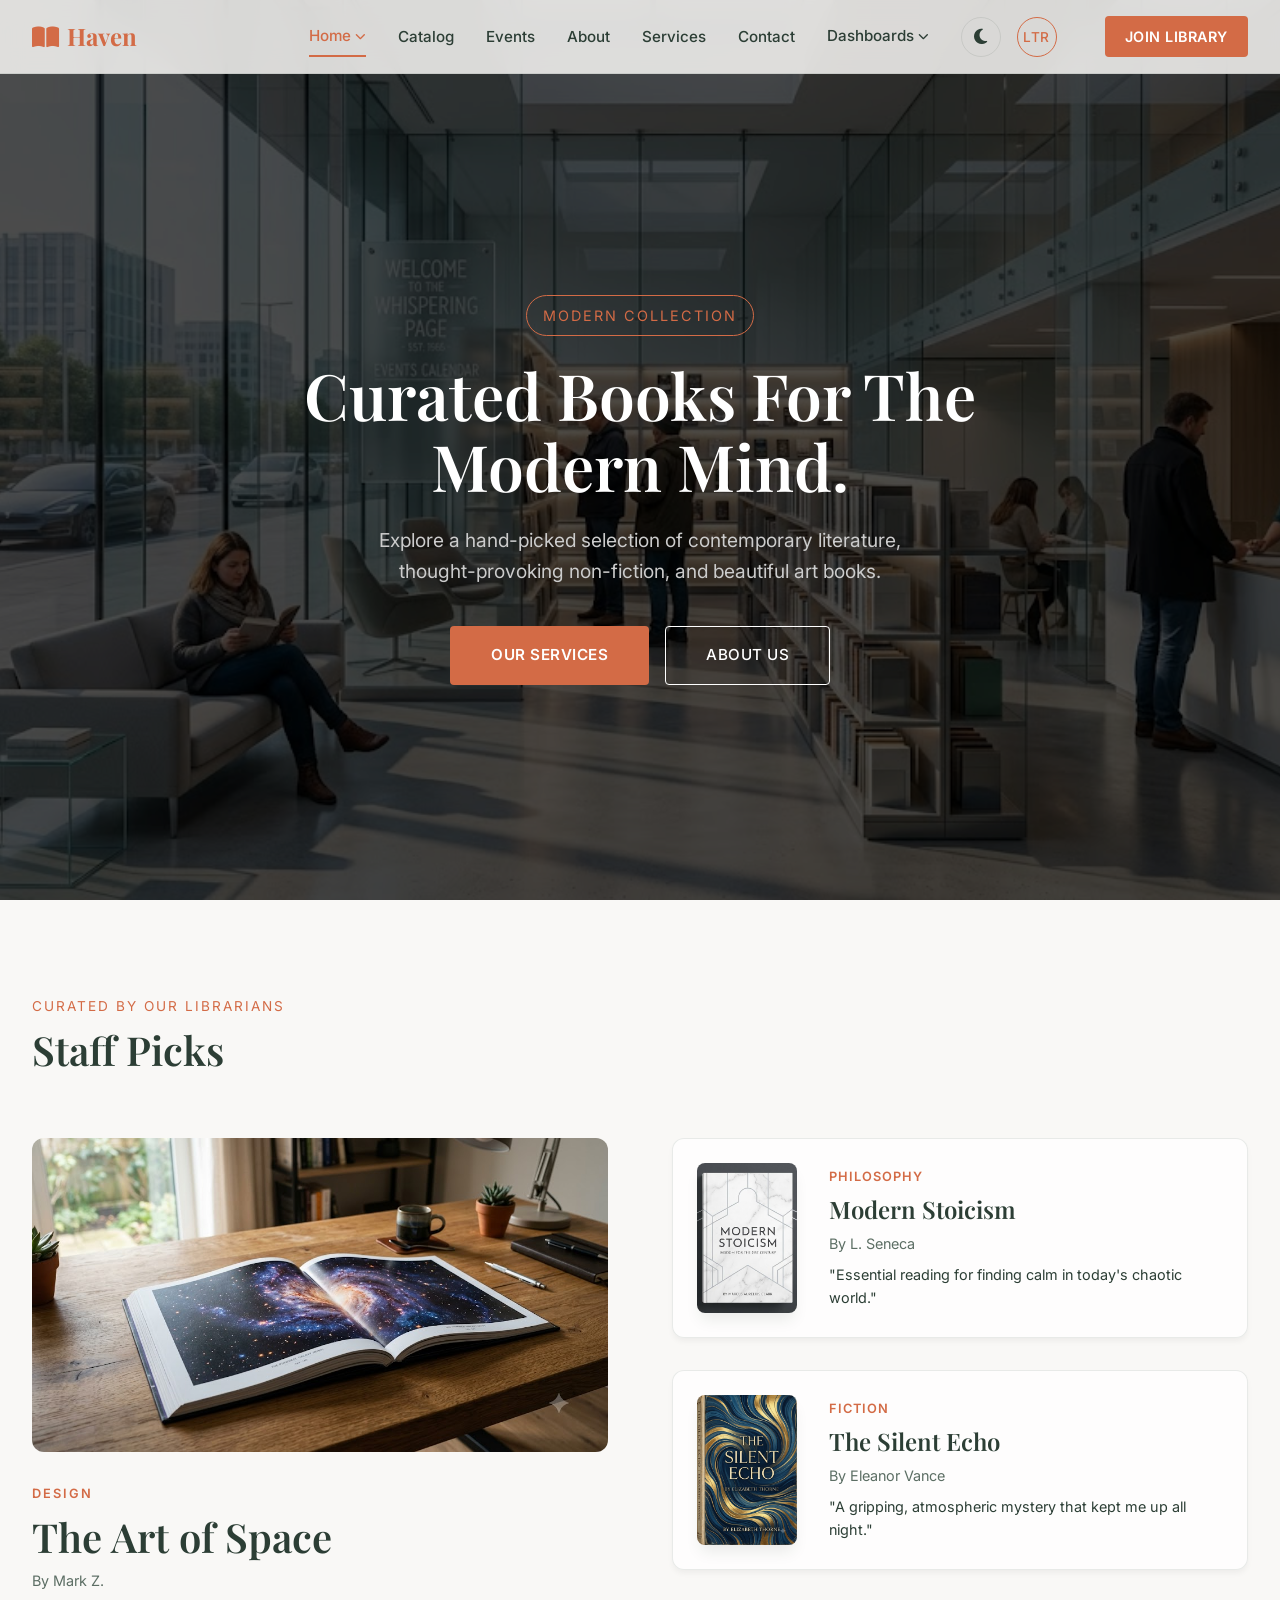
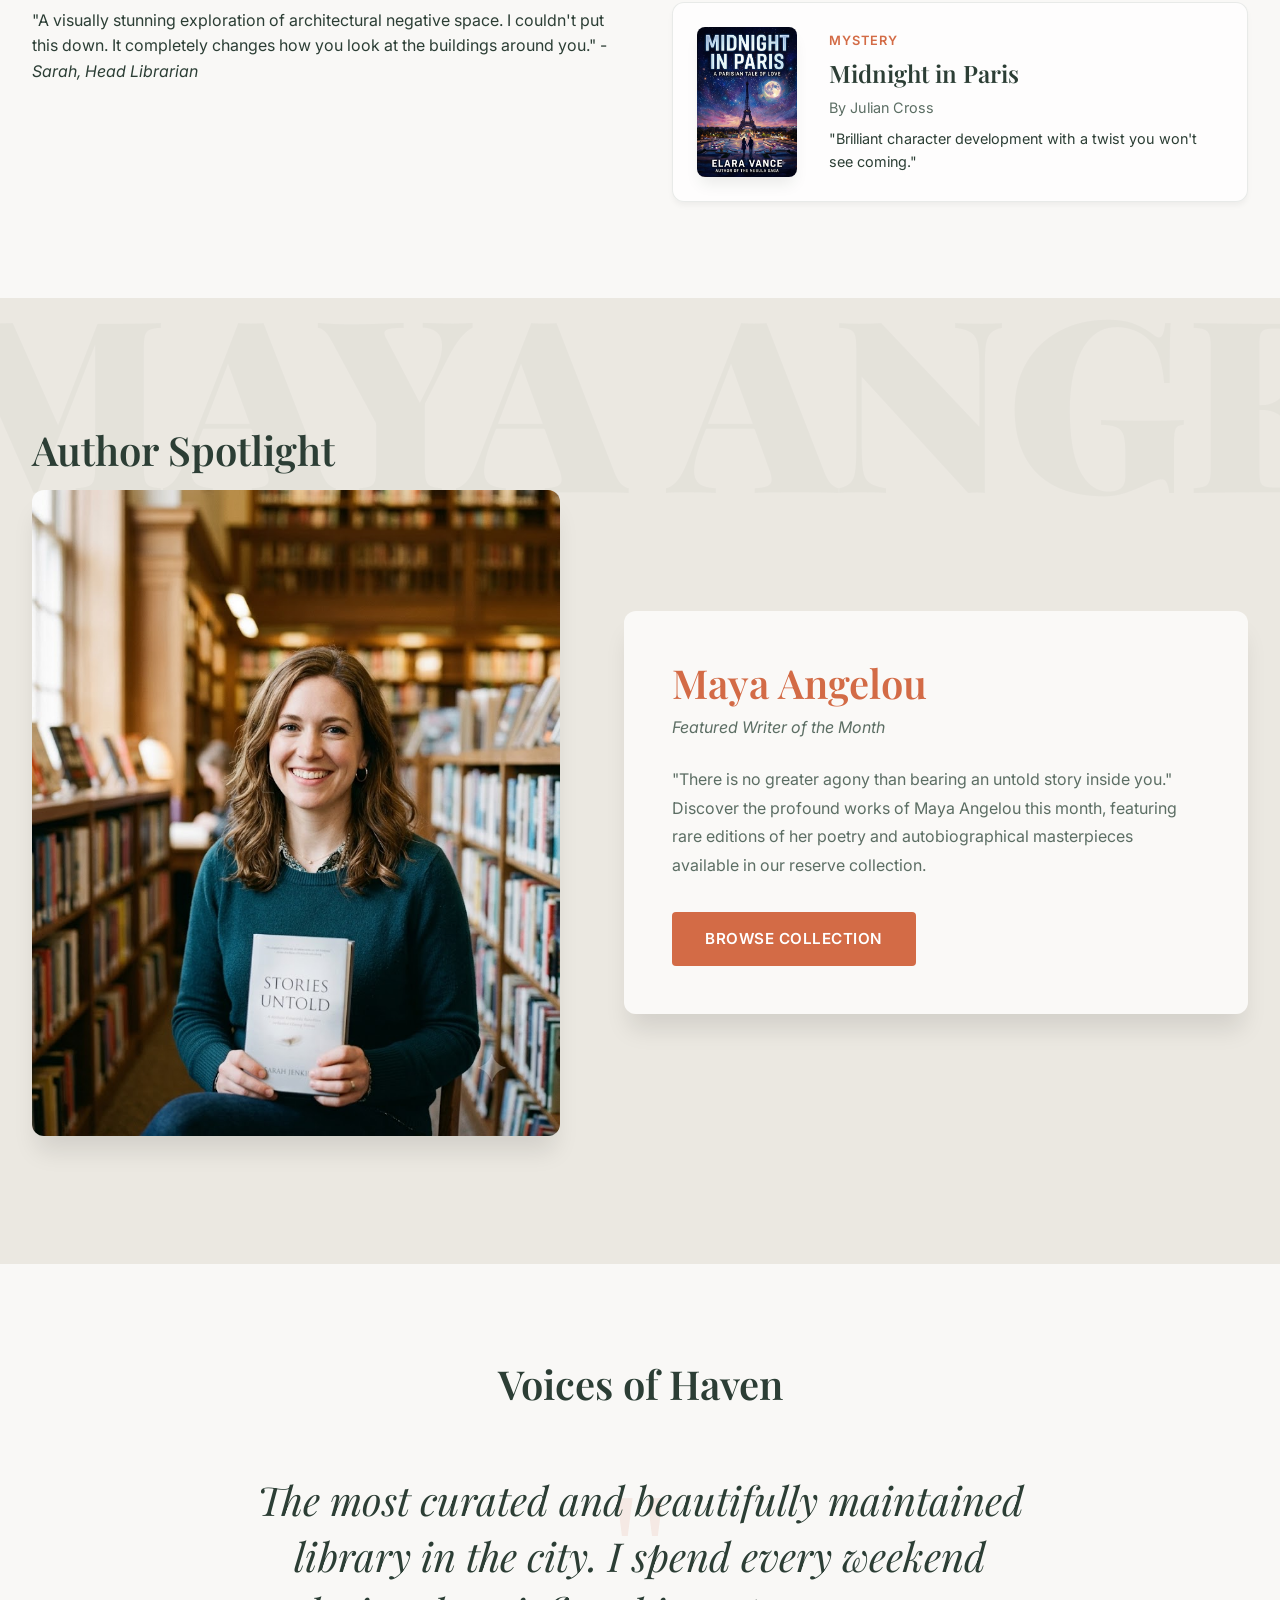
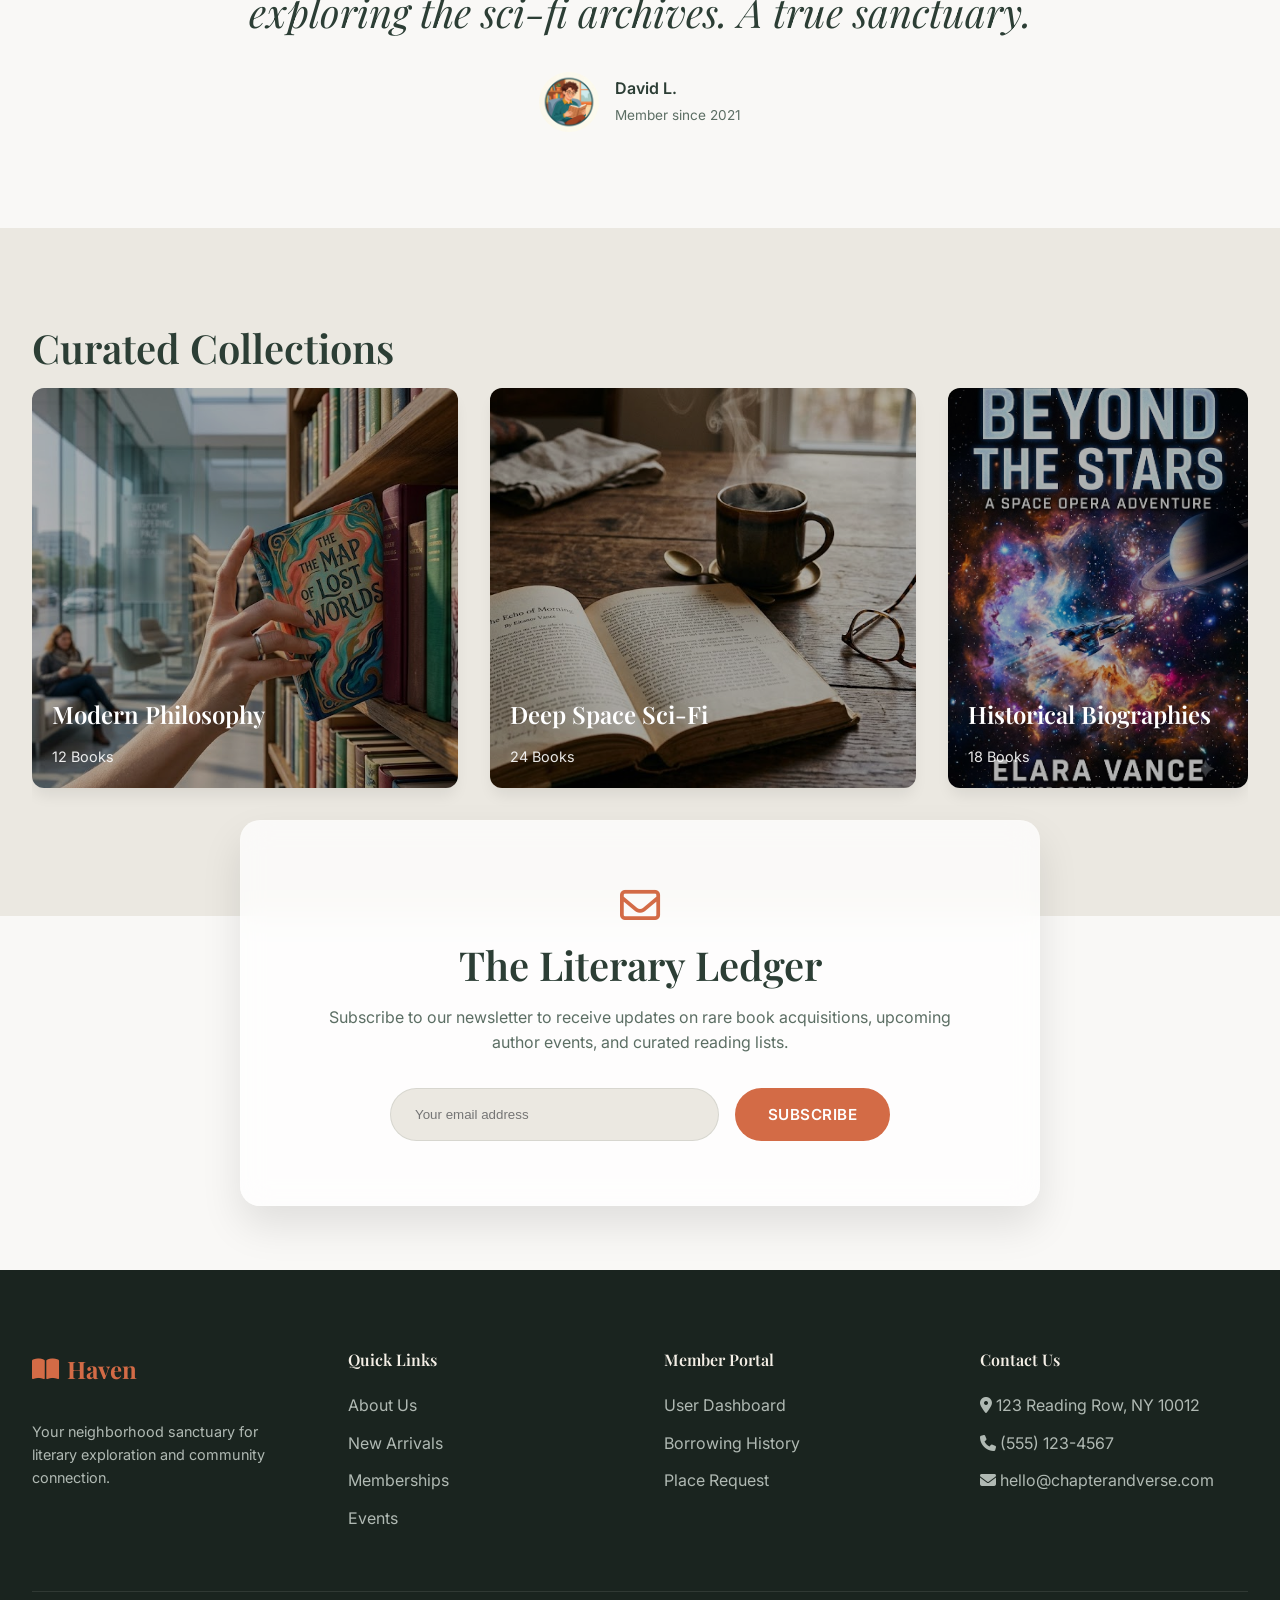
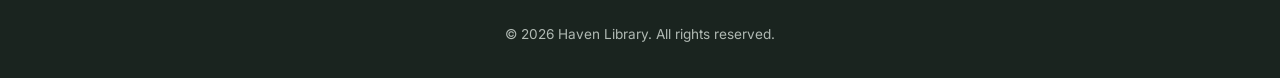
<file: home2.html>
<!DOCTYPE html>
<html lang="en" data-theme="light" dir="ltr">
<head>
    <meta charset="UTF-8">
    <meta name="viewport" content="width=device-width, initial-scale=1.0">
    <title>Book Shop & Lending Library</title>
    <meta name="description" content="A premium neighborhood bookshop and lending library. Browse genres, new arrivals, and membership plans.">
    
    <!-- Fonts -->
    <link rel="preconnect" href="https://fonts.googleapis.com">
    <link rel="preconnect" href="https://fonts.gstatic.com" crossorigin>
    <link href="https://fonts.googleapis.com/css2?family=Inter:wght@300;400;500;600&family=Playfair+Display:ital,wght@0,400;0,600;0,700;1,400&display=swap" rel="stylesheet">
    
    <!-- Icons -->
    <link rel="stylesheet" href="https://cdnjs.cloudflare.com/ajax/libs/font-awesome/6.4.0/css/all.min.css">
    
    <!-- Styles -->
    <link rel="stylesheet" href="styles.css">
    <!-- Favicon -->
    <link rel="icon" href="data:image/svg+xml,<svg xmlns='http://www.w3.org/2000/svg' viewBox='0 0 100 100'><text y='.9em' font-size='90'>📖</text></svg>">

  <style>
    /* Full Height Hero Fix */
    .hero {
      min-height: 100vh !important;
      display: flex !important;
      background-size: cover !important;
      background-position: center !important;
      background-repeat: no-repeat !important;
      align-items: center !important;
    }
    .hero > .container {
      width: 100%;
    }
  </style>
</head>
<body>

    <!-- Header -->
    <header class="header" id="header">
        <div class="container nav-container">
            <a href="index.html" class="logo">
                <i class="fa-solid fa-book-open"></i>
                Haven
            </a>

            <nav>
                <ul class="nav-menu">
                    <!-- Home Dropdown -->
                    <li class="dropdown">
                        <span class="nav-link dropdown-toggle active">
                            Home <i class="fa-solid fa-chevron-down" style="font-size: 0.7em;"></i>
                        </span>
                        <ul class="dropdown-menu">
                            <li><a href="index.html" class="dropdown-item">Home 1 (Classic)</a></li>
                            <li><a href="home2.html" class="dropdown-item">Home 2 (Modern)</a></li>
                        </ul>
                    </li>
                    <li><a href="catalog.html" class="nav-link">Catalog</a></li>
                    <li><a href="events.html" class="nav-link">Events</a></li>
                    <li><a href="about.html" class="nav-link">About</a></li>
                    <li><a href="services.html" class="nav-link">Services</a></li>
                    <li><a href="contact.html" class="nav-link">Contact</a></li>
                    
                    <!-- Dashboard Dropdown -->
                    <li class="dropdown">
                        <span class="nav-link dropdown-toggle">
                            Dashboards <i class="fa-solid fa-chevron-down" style="font-size: 0.7em;"></i>
                        </span>
                        <ul class="dropdown-menu">
                            <li><a href="dashboard.html" class="dropdown-item"><i class="fa-regular fa-user"></i> User Dashboard</a></li>
                            <li><a href="admin.html" class="dropdown-item"><i class="fa-solid fa-lock"></i> Admin Dashboard</a></li>
                        </ul>
                    </li>
                    <li class="nav-toggles-item">
                        <div class="header-controls">
                            <button id="themeToggle" class="toggle-btn" aria-label="Toggle Dark Mode">
                                <i class="fa-solid fa-moon"></i>
                            </button>
                            <button id="dirToggle" class="btn btn-outline lang-toggle" aria-label="Toggle Text Direction">
                                LTR
                            </button>
                        </div>
                    </li>
                    <li class="nav-cta-item" style="display: flex; align-items: center; margin-left: 1rem;">
                        <a href="dashboard.html" class="btn btn-primary" style="padding: 0.5rem 1.2rem; font-size: 0.9rem;">Join Library</a>
                    </li>
                </ul>
            </nav>

            <button class="mobile-toggle" id="mobileToggle" aria-label="Toggle Menu"><i class="fa-solid fa-bars"></i></button>
        </div>
    </header>

    <!-- Hero Section (Home 2) -->
    <section class="hero hero-modern">
        <img src="978b9ae7-cef2-4d22-a502-a0c6bd955d82.jpeg" alt="Modern Books" class="hero-bg">
        <div class="hero-overlay" style="background: rgba(0,0,0,0.5);"></div>
        <div class="container relative z-10" style="text-align: center;">
            <div class="hero-content reveal" style="margin: 0 auto; max-width: 800px;">
                <span class="hero-subtitle" style="display: inline-block; padding: 0.5rem 1rem; border: 1px solid var(--accent); border-radius: 50px; margin-bottom: 1.5rem;">Modern Collection</span>
                <h1 class="hero-title" style="font-size: 4rem; line-height: 1.1; margin-bottom: 1.5rem;">Curated Books For The Modern Mind.</h1>
                <p class="hero-text" style="font-size: 1.2rem; max-width: 600px; margin: 0 auto 2.5rem;">Explore a hand-picked selection of contemporary literature, thought-provoking non-fiction, and beautiful art books.</p>
                <div class="hero-actions" style="justify-content: center;">
                    <a href="services.html" class="btn btn-primary" style="padding: 1rem 2.5rem;">Our Services</a>
                    <a href="about.html" class="btn btn-outline" style="color: white; border-color: white; padding: 1rem 2.5rem;">About Us</a>
                </div>
            </div>
        </div>
    </section>

    <!-- Staff Picks Section -->
    <section class="section">
        <div class="container">
            <div class="section-heading reveal" style="text-align: left; margin-bottom: 4rem;">
                <span class="section-subtitle">Curated by our librarians</span>
                <h2 class="section-title">Staff Picks</h2>
            </div>
            
            <div class="staff-picks-showcase">
                <!-- Left: Featured Pick -->
                <div class="featured-pick reveal">
                    <img src="d5c4e0d2-d706-43ca-a179-0efda254cf83.jpeg" alt="The Art of Space">
                    <span class="book-genre" style="color: var(--accent); font-weight: 600; text-transform: uppercase; letter-spacing: 2px; font-size: 0.8rem;">Design</span>
                    <h3 style="font-family: 'Playfair Display', serif; font-size: 2.5rem; margin: 0.5rem 0;">The Art of Space</h3>
                    <p class="book-author" style="color: var(--text-secondary); margin-bottom: 1rem;">By Mark Z.</p>
                    <p style="color: var(--text-primary); line-height: 1.6;">"A visually stunning exploration of architectural negative space. I couldn't put this down. It completely changes how you look at the buildings around you." - <em>Sarah, Head Librarian</em></p>
                </div>
                
                <!-- Right: List of Picks -->
                <div class="picks-list reveal" style="transition-delay: 0.2s;">
                    <div class="pick-list-item">
                        <img src="17716598-117d-4115-ac98-0141a8636c14.jpeg" alt="Modern Stoicism" class="pick-list-img">
                        <div>
                            <span class="book-genre" style="color: var(--accent); font-size: 0.8rem; font-weight: 600; text-transform: uppercase; letter-spacing: 1px;">Philosophy</span>
                            <h3 style="font-family: 'Playfair Display', serif; font-size: 1.5rem; margin: 0.5rem 0;">Modern Stoicism</h3>
                            <p class="book-author" style="color: var(--text-secondary); margin-bottom: 0.5rem;">By L. Seneca</p>
                            <p style="font-size: 0.9rem; color: var(--text-primary);">"Essential reading for finding calm in today's chaotic world."</p>
                        </div>
                    </div>
                    
                    <div class="pick-list-item">
                        <img src="7e5ca837-d11a-451d-a38d-16a5637d6845.jpeg" alt="The Silent Echo" class="pick-list-img">
                        <div>
                            <span class="book-genre" style="color: var(--accent); font-size: 0.8rem; font-weight: 600; text-transform: uppercase; letter-spacing: 1px;">Fiction</span>
                            <h3 style="font-family: 'Playfair Display', serif; font-size: 1.5rem; margin: 0.5rem 0;">The Silent Echo</h3>
                            <p class="book-author" style="color: var(--text-secondary); margin-bottom: 0.5rem;">By Eleanor Vance</p>
                            <p style="font-size: 0.9rem; color: var(--text-primary);">"A gripping, atmospheric mystery that kept me up all night."</p>
                        </div>
                    </div>
                    
                    <div class="pick-list-item">
                        <img src="ef7589a6-8f1a-4fa6-97d8-09cbd9929b6d.jpeg" alt="Midnight in Paris" class="pick-list-img">
                        <div>
                            <span class="book-genre" style="color: var(--accent); font-size: 0.8rem; font-weight: 600; text-transform: uppercase; letter-spacing: 1px;">Mystery</span>
                            <h3 style="font-family: 'Playfair Display', serif; font-size: 1.5rem; margin: 0.5rem 0;">Midnight in Paris</h3>
                            <p class="book-author" style="color: var(--text-secondary); margin-bottom: 0.5rem;">By Julian Cross</p>
                            <p style="font-size: 0.9rem; color: var(--text-primary);">"Brilliant character development with a twist you won't see coming."</p>
                        </div>
                    </div>
                </div>
            </div>
        </div>
    </section>

    <!-- Section 3: Author Spotlight -->
    <section class="section massive-typography" style="background-color: var(--bg-secondary); padding: 8rem 0;">
        <div class="massive-typography-text">MAYA ANGELOU</div>
        <div class="container reveal">
            <h2 class="section-title">Author Spotlight</h2>
            <div class="massive-content">
                <div style="flex: 1;">
                    <img src="846b04f0-b124-4149-9bb5-07d75693f63a.jpeg" alt="Maya Angelou" style="width: 100%; height: 100%; object-fit: cover; border-radius: 12px; box-shadow: var(--shadow-lg);">
                </div>
                <div style="flex: 1; background-color: var(--card-bg); padding: 3rem; border-radius: 12px; box-shadow: var(--shadow-lg); z-index: 5;">
                    <h3 style="font-family: 'Playfair Display', serif; font-size: 2.5rem; margin-bottom: 0.5rem; color: var(--accent);">Maya Angelou</h3>
                    <p style="color: var(--text-secondary); margin-bottom: 1.5rem; font-style: italic;">Featured Writer of the Month</p>
                    <p style="line-height: 1.8; margin-bottom: 2rem; color: var(--text-secondary);">"There is no greater agony than bearing an untold story inside you." Discover the profound works of Maya Angelou this month, featuring rare editions of her poetry and autobiographical masterpieces available in our reserve collection.</p>
                    <a href="#" class="btn btn-primary">Browse Collection</a>
                </div>
            </div>
        </div>
    </section>

    <!-- Section 4: Reader Testimonials -->
    <section class="section">
        <div class="container reveal">
            <h2 class="section-title" style="text-align: center; margin-bottom: 4rem;">Voices of Haven</h2>
            <div class="quote-slider">
                <div class="quote-mark-bg">"</div>
                <div class="quote-content">
                    The most curated and beautifully maintained library in the city. I spend every weekend exploring the sci-fi archives. A true sanctuary.
                </div>
                <div style="display: flex; align-items: center; justify-content: center; gap: 1rem;">
                    <img src="7d63f36d-8565-4c9b-a0c3-5c9a6f91ca13.jpeg" alt="David L." style="width: 60px; height: 60px; border-radius: 50%; object-fit: cover;">
                    <div style="text-align: left;">
                        <span style="font-weight: 600; display: block;">David L.</span>
                        <span style="color: var(--text-secondary); font-size: 0.85rem;">Member since 2021</span>
                    </div>
                </div>
            </div>
        </div>
    </section>

    <!-- Section 5: Bestselling Collections -->
    <section class="section" style="background-color: var(--bg-secondary);">
        <div class="container reveal">
            <h2 class="section-title">Curated Collections</h2>
            <div style="display: flex; gap: 2rem; overflow-x: auto; padding-bottom: 2rem; scroll-snap-type: x mandatory;">
                <div style="min-width: 300px; scroll-snap-align: start; position: relative; border-radius: 12px; overflow: hidden; box-shadow: var(--shadow-md);">
                    <img src="b1a81fc5-61c9-4b95-8ad0-8e58933953ea.jpeg" alt="Modern Philosophy" style="width: 100%; height: 400px; object-fit: cover; display: block; filter: brightness(0.7);">
                    <div style="position: absolute; bottom: 20px; left: 20px; color: white;">
                        <h3 style="font-family: 'Playfair Display', serif; font-size: 1.5rem;">Modern Philosophy</h3>
                        <p style="font-size: 0.9rem; opacity: 0.9;">12 Books</p>
                    </div>
                </div>
                <div style="min-width: 300px; scroll-snap-align: start; position: relative; border-radius: 12px; overflow: hidden; box-shadow: var(--shadow-md);">
                    <img src="1b1a29cf-a2b2-4fe9-9d39-72ac707377fa.jpeg" alt="Deep Space Sci-Fi" style="width: 100%; height: 400px; object-fit: cover; display: block; filter: brightness(0.7);">
                    <div style="position: absolute; bottom: 20px; left: 20px; color: white;">
                        <h3 style="font-family: 'Playfair Display', serif; font-size: 1.5rem;">Deep Space Sci-Fi</h3>
                        <p style="font-size: 0.9rem; opacity: 0.9;">24 Books</p>
                    </div>
                </div>
                <div style="min-width: 300px; scroll-snap-align: start; position: relative; border-radius: 12px; overflow: hidden; box-shadow: var(--shadow-md);">
                    <img src="8c275122-92b0-4daa-a3ff-221fe13ae5e0.jpeg" alt="Historical Biographies" style="width: 100%; height: 400px; object-fit: cover; display: block; filter: brightness(0.7);">
                    <div style="position: absolute; bottom: 20px; left: 20px; color: white;">
                        <h3 style="font-family: 'Playfair Display', serif; font-size: 1.5rem;">Historical Biographies</h3>
                        <p style="font-size: 0.9rem; opacity: 0.9;">18 Books</p>
                    </div>
                </div>
            </div>
        </div>
    </section>

    <!-- Section 6: Newsletter Subscription -->
    <section style="margin-top: -6rem; position: relative; z-index: 10; padding-bottom: 4rem;">
        <div class="container reveal">
            <div class="newsletter-card">
                <i class="fa-regular fa-envelope" style="font-size: 2.5rem; color: var(--accent); margin-bottom: 1rem;"></i>
                <h2 class="section-title" style="margin-bottom: 1rem;">The Literary Ledger</h2>
                <p style="color: var(--text-secondary); margin-bottom: 2rem;">Subscribe to our newsletter to receive updates on rare book acquisitions, upcoming author events, and curated reading lists.</p>
                <form class="newsletter-form">
                    <input type="email" placeholder="Your email address" style="flex-grow: 1; padding: 1rem 1.5rem; border: 1px solid var(--border-color); border-radius: 50px; background-color: var(--bg-secondary); color: var(--text-primary); outline: none;">
                    <button type="button" class="btn btn-primary" style="padding: 1rem 2rem; border-radius: 50px;">Subscribe</button>
                </form>
            </div>
        </div>
    </section>

    <!-- Footer -->
    <footer id="contact" class="footer">
        <div class="container">
            <div class="footer-grid">
                <div>
                    <a href="#" class="footer-logo">
                        <i class="fa-solid fa-book-open"></i> Haven
                    </a>
                    <p style="font-size: 0.9rem; margin-top: 1rem;">Your neighborhood sanctuary for literary exploration and community connection.</p>
                </div>
                <div>
                    <h4 class="footer-heading">Quick Links</h4>
                    <ul class="footer-links">
                        <li><a href="#about">About Us</a></li>
                        <li><a href="#arrivals">New Arrivals</a></li>
                        <li><a href="#memberships">Memberships</a></li>
                        <li><a href="#events">Events</a></li>
                    </ul>
                </div>
                <div>
                    <h4 class="footer-heading">Member Portal</h4>
                    <ul class="footer-links">
                        <li><a href="dashboard.html">User Dashboard</a></li>
                        <li><a href="#">Borrowing History</a></li>
                        <li><a href="#">Place Request</a></li>
                    </ul>
                </div>
                <div>
                    <h4 class="footer-heading">Contact Us</h4>
                    <ul class="footer-links">
                        <li><i class="fa-solid fa-location-dot"></i> 123 Reading Row, NY 10012</li>
                        <li><i class="fa-solid fa-phone"></i> (555) 123-4567</li>
                        <li><i class="fa-solid fa-envelope"></i> hello@chapterandverse.com</li>
                    </ul>
                </div>
            </div>
            <div class="footer-bottom">
                <p>&copy; 2026 Haven Library. All rights reserved.</p>
            </div>
        </div>
    </footer>

    <!-- Script -->
    <script src="script.js"></script>
</body>
</html>
</file>
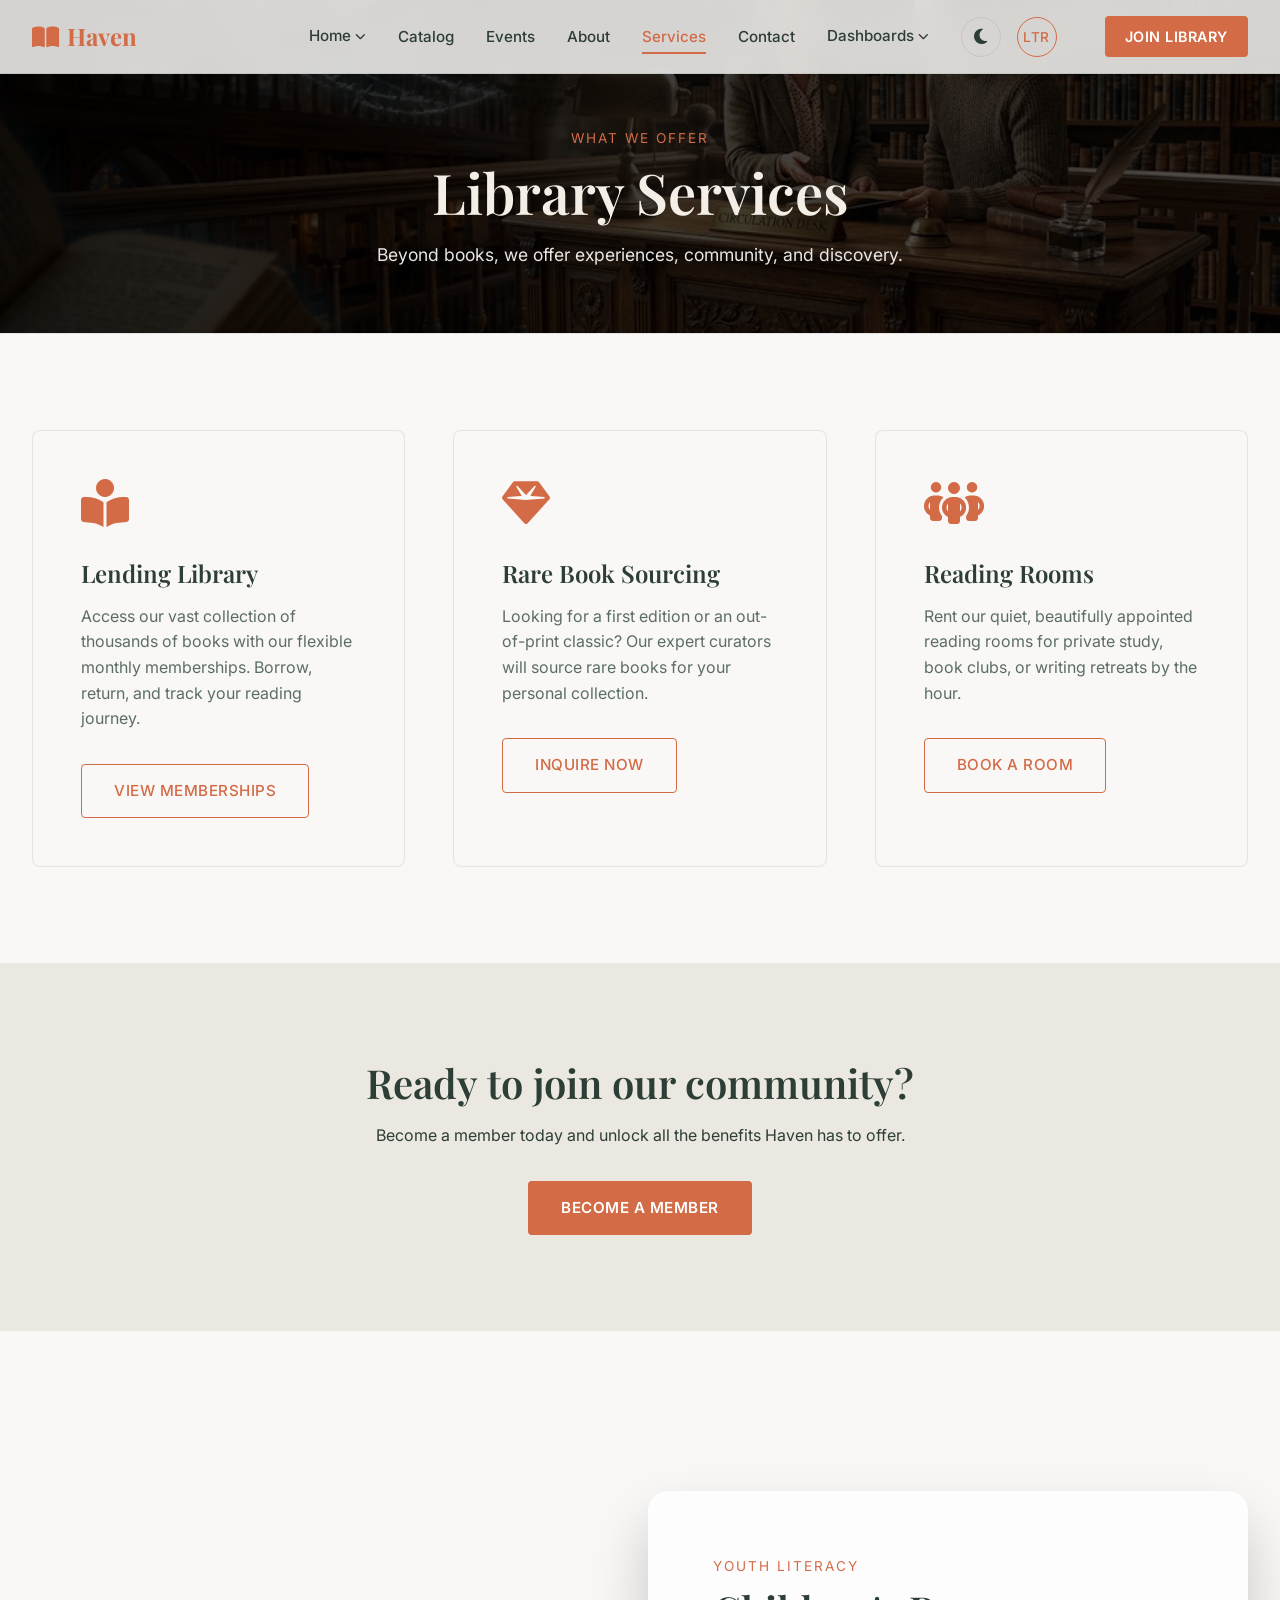
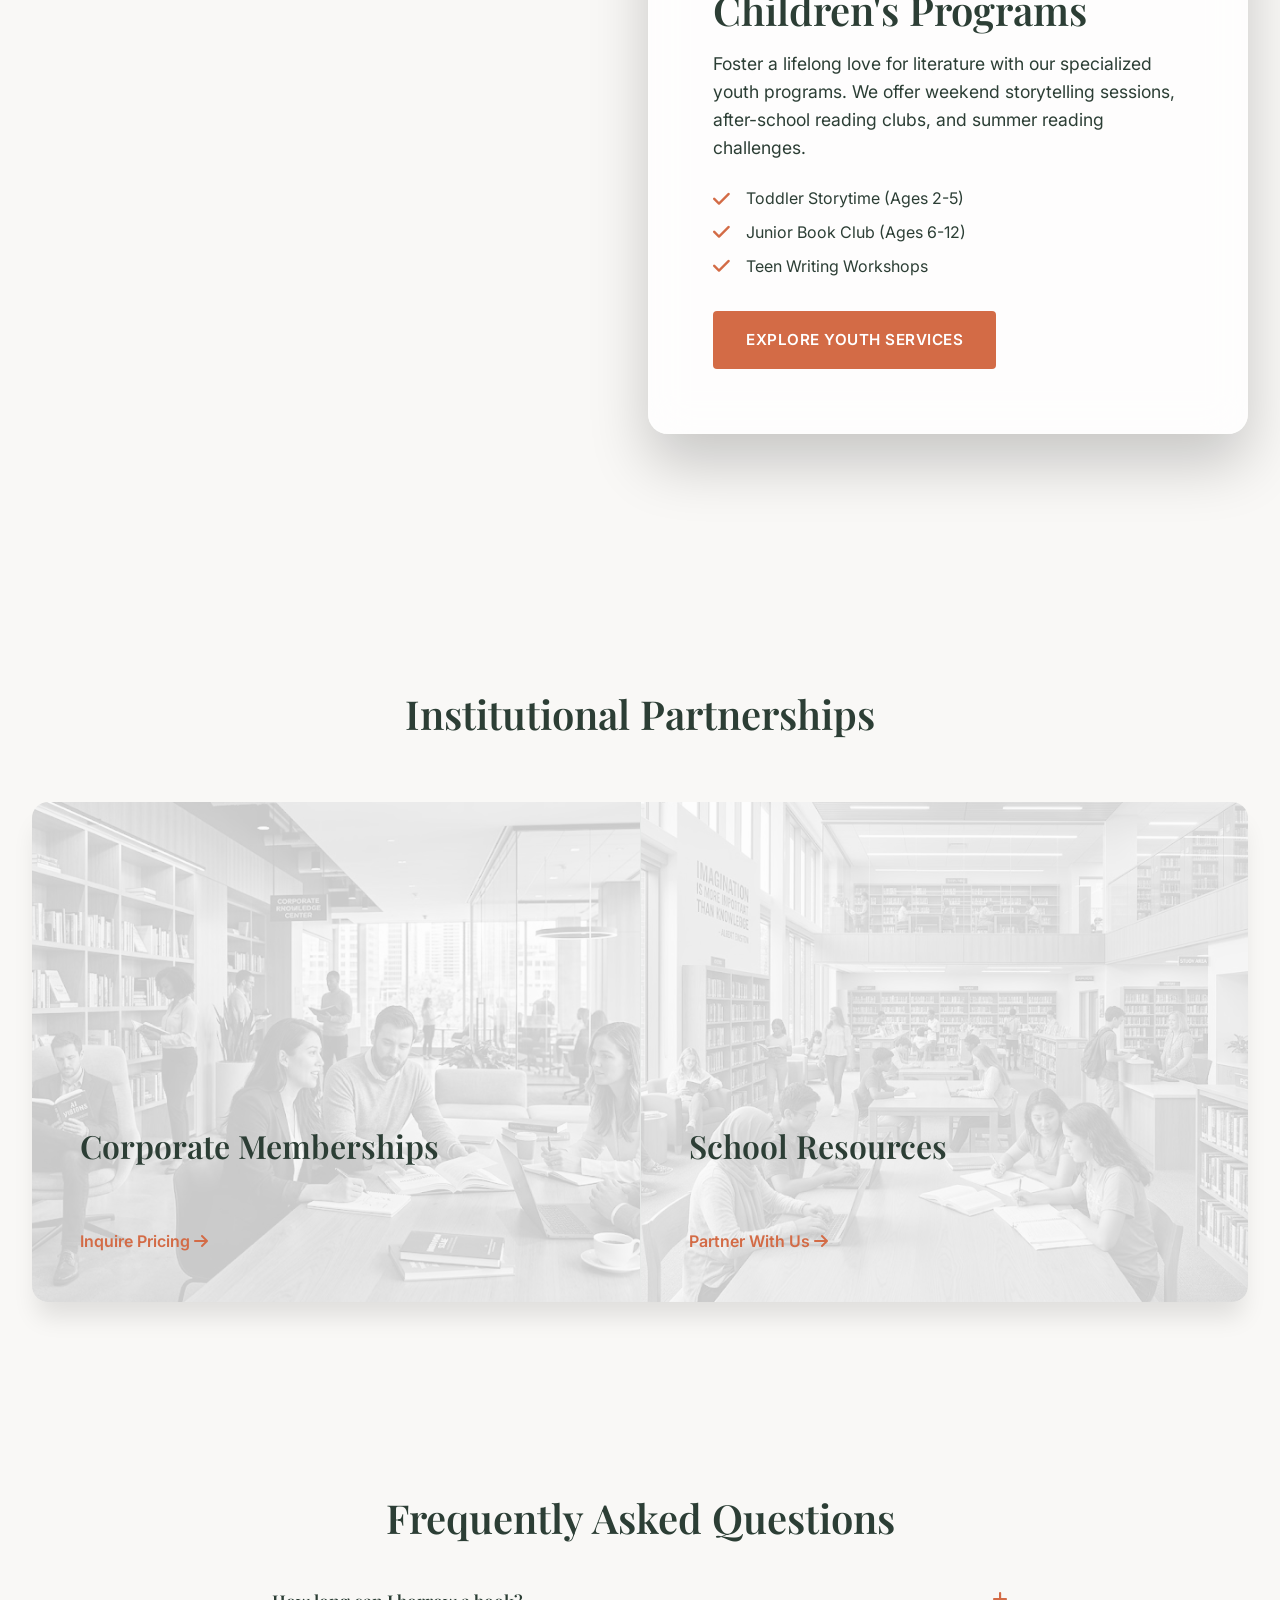
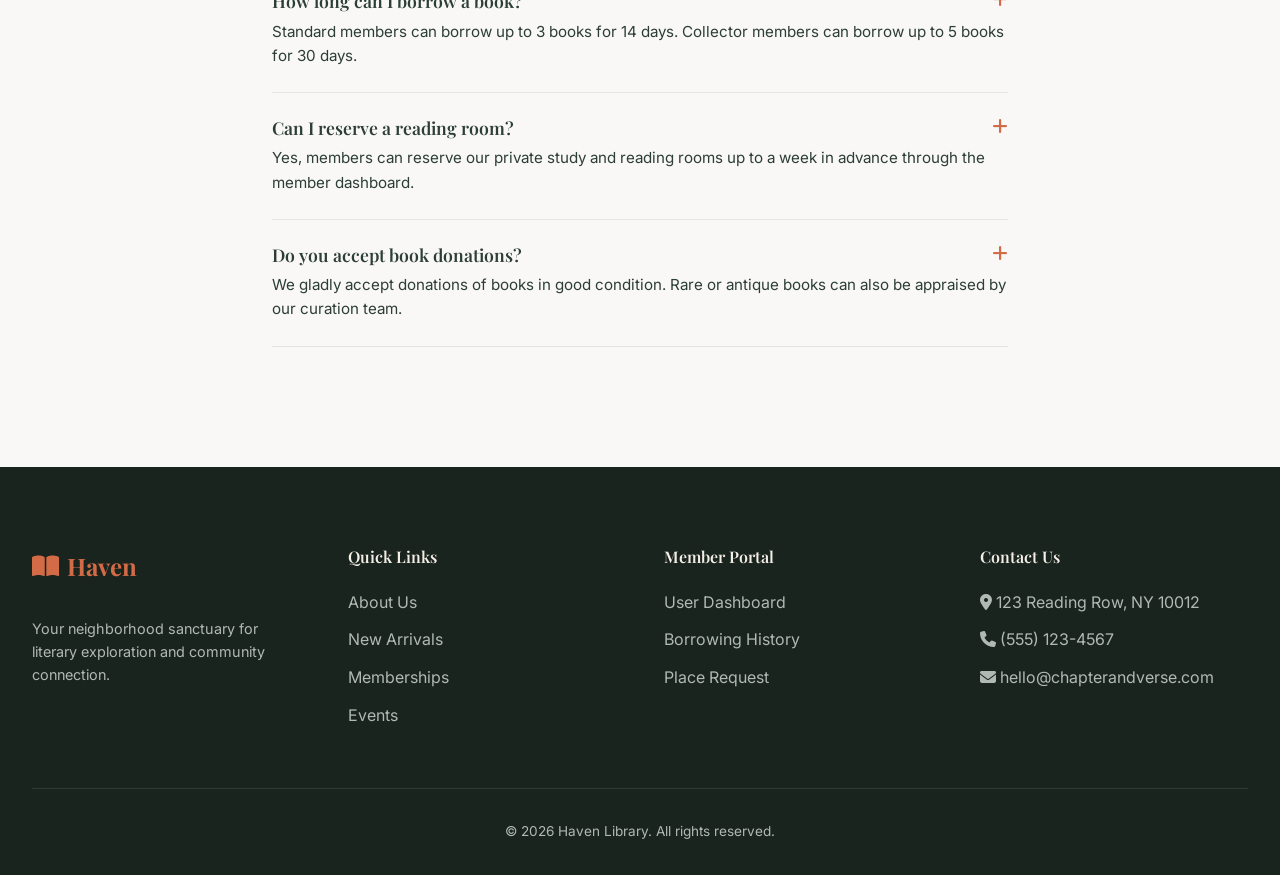
<file: services.html>
<!DOCTYPE html>
<html lang="en" data-theme="light" dir="ltr">
<head>
    <meta charset="UTF-8">
    <meta name="viewport" content="width=device-width, initial-scale=1.0">
    <title>Book Shop & Lending Library</title>
    <meta name="description" content="A premium neighborhood bookshop and lending library. Browse genres, new arrivals, and membership plans.">
    
    <!-- Fonts -->
    <link rel="preconnect" href="https://fonts.googleapis.com">
    <link rel="preconnect" href="https://fonts.gstatic.com" crossorigin>
    <link href="https://fonts.googleapis.com/css2?family=Inter:wght@300;400;500;600&family=Playfair+Display:ital,wght@0,400;0,600;0,700;1,400&display=swap" rel="stylesheet">
    
    <!-- Icons -->
    <link rel="stylesheet" href="https://cdnjs.cloudflare.com/ajax/libs/font-awesome/6.4.0/css/all.min.css">
    
    <!-- Styles -->
    <link rel="stylesheet" href="styles.css">
    <!-- Favicon -->
    <link rel="icon" href="data:image/svg+xml,<svg xmlns='http://www.w3.org/2000/svg' viewBox='0 0 100 100'><text y='.9em' font-size='90'>📖</text></svg>">
</head>
<body>

    <!-- Header -->
    <header class="header" id="header">
        <div class="container nav-container">
            <a href="index.html" class="logo">
                <i class="fa-solid fa-book-open"></i>
                Haven
            </a>

            <nav>
                <ul class="nav-menu">
                    <!-- Home Dropdown -->
                    <li class="dropdown">
                        <span class="nav-link dropdown-toggle">
                            Home <i class="fa-solid fa-chevron-down" style="font-size: 0.7em;"></i>
                        </span>
                        <ul class="dropdown-menu">
                            <li><a href="index.html" class="dropdown-item">Home 1 (Classic)</a></li>
                            <li><a href="home2.html" class="dropdown-item">Home 2 (Modern)</a></li>
                        </ul>
                    </li>
                    <li><a href="catalog.html" class="nav-link">Catalog</a></li>
                    <li><a href="events.html" class="nav-link">Events</a></li>
                    <li><a href="about.html" class="nav-link">About</a></li>
                    <li><a href="services.html" class="nav-link active">Services</a></li>
                    <li><a href="contact.html" class="nav-link">Contact</a></li>
                    
                    <!-- Dashboard Dropdown -->
                    <li class="dropdown">
                        <span class="nav-link dropdown-toggle">
                            Dashboards <i class="fa-solid fa-chevron-down" style="font-size: 0.7em;"></i>
                        </span>
                        <ul class="dropdown-menu">
                            <li><a href="dashboard.html" class="dropdown-item"><i class="fa-regular fa-user"></i> User Dashboard</a></li>
                            <li><a href="admin.html" class="dropdown-item"><i class="fa-solid fa-lock"></i> Admin Dashboard</a></li>
                        </ul>
                    </li>
                    <li class="nav-toggles-item">
                        <div class="header-controls">
                            <button id="themeToggle" class="toggle-btn" aria-label="Toggle Dark Mode">
                                <i class="fa-solid fa-moon"></i>
                            </button>
                            <button id="dirToggle" class="btn btn-outline lang-toggle" aria-label="Toggle Text Direction">
                                LTR
                            </button>
                        </div>
                    </li>
                    <li class="nav-cta-item" style="display: flex; align-items: center; margin-left: 1rem;">
                        <a href="dashboard.html" class="btn btn-primary" style="padding: 0.5rem 1.2rem; font-size: 0.9rem;">Join Library</a>
                    </li>
                </ul>
            </nav>

            <button class="mobile-toggle" id="mobileToggle" aria-label="Toggle Menu"><i class="fa-solid fa-bars"></i></button>
        </div>
    </header>

    <!-- Services Page Header -->
    <header class="page-header" style="position: relative; overflow: hidden; background-color: transparent;">
        <img src="2e507032-a613-4e84-9659-f277c40a5b2f.jpeg" alt="Library Services" class="hero-bg">
        <div class="hero-overlay"></div>
        <div class="container reveal" style="position: relative; z-index: 10;">
            <span class="section-subtitle">What We Offer</span>
            <h1 class="page-title" style="color: #F4EFE6;">Library Services</h1>
            <p style="color: rgba(255,255,255,0.9); max-width: 600px; margin: 0 auto; font-size: 1.1rem;">Beyond books, we offer experiences, community, and discovery.</p>
        </div>
    </header>

    <!-- Services Grid Section -->
    <section class="section">
        <div class="container">
            <div class="services-grid-alt">
                <!-- Service 1 -->
                <div class="genre-card reveal" style="text-align: left; padding: 3rem;">
                    <i class="fa-solid fa-book-open-reader genre-icon" style="font-size: 3rem; margin-bottom: 2rem;"></i>
                    <h3 class="genre-title" style="font-size: 1.5rem; margin-bottom: 1rem;">Lending Library</h3>
                    <p style="margin-bottom: 2rem;">Access our vast collection of thousands of books with our flexible monthly memberships. Borrow, return, and track your reading journey.</p>
                    <a href="index.html#memberships" class="btn btn-outline">View Memberships</a>
                </div>
                
                <!-- Service 2 -->
                <div class="genre-card reveal" style="transition-delay: 0.1s; text-align: left; padding: 3rem;">
                    <i class="fa-solid fa-gem genre-icon" style="font-size: 3rem; margin-bottom: 2rem;"></i>
                    <h3 class="genre-title" style="font-size: 1.5rem; margin-bottom: 1rem;">Rare Book Sourcing</h3>
                    <p style="margin-bottom: 2rem;">Looking for a first edition or an out-of-print classic? Our expert curators will source rare books for your personal collection.</p>
                    <a href="contact.html" class="btn btn-outline">Inquire Now</a>
                </div>

                <!-- Service 3 -->
                <div class="genre-card reveal" style="transition-delay: 0.2s; text-align: left; padding: 3rem;">
                    <i class="fa-solid fa-people-group genre-icon" style="font-size: 3rem; margin-bottom: 2rem;"></i>
                    <h3 class="genre-title" style="font-size: 1.5rem; margin-bottom: 1rem;">Reading Rooms</h3>
                    <p style="margin-bottom: 2rem;">Rent our quiet, beautifully appointed reading rooms for private study, book clubs, or writing retreats by the hour.</p>
                    <a href="contact.html" class="btn btn-outline">Book a Room</a>
                </div>
            </div>
        </div>
    </section>

    <!-- CTA Section -->
    <section class="section" style="background-color: var(--bg-secondary); text-align: center;">
        <div class="container reveal" style="position: relative; z-index: 10;">
            <h2 class="section-title">Ready to join our community?</h2>
            <p style="color: var(--text-primary); margin-bottom: 2rem;">Become a member today and unlock all the benefits Haven has to offer.</p>
            <a href="index.html#memberships" class="btn btn-primary">Become a Member</a>
        </div>
    </section>

    <!-- Section 4: Children's Reading Programs -->
    <section class="section frosted-glass-section">
        <div class="container reveal" style="display: flex; justify-content: flex-end;">
            <div class="frosted-glass-panel">
                <span class="section-subtitle">Youth Literacy</span>
                <h2 class="section-title">Children's Programs</h2>
                <p style="color: var(--text-primary); margin-bottom: 1.5rem; font-size: 1.1rem; line-height: 1.6;">Foster a lifelong love for literature with our specialized youth programs. We offer weekend storytelling sessions, after-school reading clubs, and summer reading challenges.</p>
                <ul style="list-style: none; padding: 0; margin-bottom: 2rem;">
                    <li style="margin-bottom: 0.5rem; display: flex; align-items: center;"><i class="fa-solid fa-check" style="color: var(--accent); margin-right: 1rem; font-size: 1.2rem;"></i> Toddler Storytime (Ages 2-5)</li>
                    <li style="margin-bottom: 0.5rem; display: flex; align-items: center;"><i class="fa-solid fa-check" style="color: var(--accent); margin-right: 1rem; font-size: 1.2rem;"></i> Junior Book Club (Ages 6-12)</li>
                    <li style="margin-bottom: 0.5rem; display: flex; align-items: center;"><i class="fa-solid fa-check" style="color: var(--accent); margin-right: 1rem; font-size: 1.2rem;"></i> Teen Writing Workshops</li>
                </ul>
                <a href="#" class="btn btn-primary" style="padding: 1rem 2rem;">Explore Youth Services</a>
            </div>
        </div>
    </section>

    <!-- Section 5: Corporate & School Partnerships -->
    <section class="section">
        <div class="container reveal" style="position: relative; z-index: 10;">
            <h2 class="section-title" style="text-align: center; margin-bottom: 4rem;">Institutional Partnerships</h2>
            
            <div class="hover-panels">
                <div class="hover-panel-item">
                    <img src="058c7f8e-97e4-4ef5-a0a0-d3311ead1c59.jpeg" alt="Corporate Memberships" class="hover-panel-img">
                    <div class="hover-panel-content">
                        <h3>Corporate Memberships</h3>
                        <p style="color: var(--text-primary);">Enhance employee wellness with discounted group access to our entire lending catalog and private reading rooms.</p>
                        <a href="#" style="color: var(--accent); font-weight: 600; text-decoration: none; margin-top: 1rem; display: inline-block;">Inquire Pricing <i class="fa-solid fa-arrow-right"></i></a>
                    </div>
                </div>
                <div class="hover-panel-item">
                    <img src="e3328b87-b2fd-4573-8969-e38826d04f78.jpeg" alt="School Resources" class="hover-panel-img">
                    <div class="hover-panel-content">
                        <h3>School Resources</h3>
                        <p style="color: var(--text-primary);">Supplemental reading materials, educator discounts, and dedicated study hours for partnered local schools.</p>
                        <a href="#" style="color: var(--accent); font-weight: 600; text-decoration: none; margin-top: 1rem; display: inline-block;">Partner With Us <i class="fa-solid fa-arrow-right"></i></a>
                    </div>
                </div>
            </div>
        </div>
    </section>

    <!-- Section 6: FAQ -->
    <section class="section">
        <div class="container reveal" style="max-width: 800px;">
            <h2 class="section-title" style="text-align: center;">Frequently Asked Questions</h2>
            <div style="margin-top: 3rem;">
                <div style="border-bottom: 1px solid var(--border-color); padding-bottom: 1.5rem; margin-bottom: 1.5rem;">
                    <h3 style="font-size: 1.1rem; margin-bottom: 0.5rem; display: flex; justify-content: space-between; cursor: pointer;">
                        How long can I borrow a book? <i class="fa-solid fa-plus" style="color: var(--accent);"></i>
                    </h3>
                    <p style="color: var(--text-primary); font-size: 0.95rem;">Standard members can borrow up to 3 books for 14 days. Collector members can borrow up to 5 books for 30 days.</p>
                </div>
                <div style="border-bottom: 1px solid var(--border-color); padding-bottom: 1.5rem; margin-bottom: 1.5rem;">
                    <h3 style="font-size: 1.1rem; margin-bottom: 0.5rem; display: flex; justify-content: space-between; cursor: pointer;">
                        Can I reserve a reading room? <i class="fa-solid fa-plus" style="color: var(--accent);"></i>
                    </h3>
                    <p style="color: var(--text-primary); font-size: 0.95rem;">Yes, members can reserve our private study and reading rooms up to a week in advance through the member dashboard.</p>
                </div>
                <div style="border-bottom: 1px solid var(--border-color); padding-bottom: 1.5rem; margin-bottom: 1.5rem;">
                    <h3 style="font-size: 1.1rem; margin-bottom: 0.5rem; display: flex; justify-content: space-between; cursor: pointer;">
                        Do you accept book donations? <i class="fa-solid fa-plus" style="color: var(--accent);"></i>
                    </h3>
                    <p style="color: var(--text-primary); font-size: 0.95rem;">We gladly accept donations of books in good condition. Rare or antique books can also be appraised by our curation team.</p>
                </div>
            </div>
        </div>
    </section>

    <!-- Footer -->
    <footer id="contact" class="footer">
        <div class="container">
            <div class="footer-grid">
                <div>
                    <a href="#" class="footer-logo">
                        <i class="fa-solid fa-book-open"></i> Haven
                    </a>
                    <p style="font-size: 0.9rem; margin-top: 1rem;">Your neighborhood sanctuary for literary exploration and community connection.</p>
                </div>
                <div>
                    <h4 class="footer-heading">Quick Links</h4>
                    <ul class="footer-links">
                        <li><a href="#about">About Us</a></li>
                        <li><a href="#arrivals">New Arrivals</a></li>
                        <li><a href="#memberships">Memberships</a></li>
                        <li><a href="#events">Events</a></li>
                    </ul>
                </div>
                <div>
                    <h4 class="footer-heading">Member Portal</h4>
                    <ul class="footer-links">
                        <li><a href="dashboard.html">User Dashboard</a></li>
                        <li><a href="#">Borrowing History</a></li>
                        <li><a href="#">Place Request</a></li>
                    </ul>
                </div>
                <div>
                    <h4 class="footer-heading">Contact Us</h4>
                    <ul class="footer-links">
                        <li><i class="fa-solid fa-location-dot"></i> 123 Reading Row, NY 10012</li>
                        <li><i class="fa-solid fa-phone"></i> (555) 123-4567</li>
                        <li><i class="fa-solid fa-envelope"></i> hello@chapterandverse.com</li>
                    </ul>
                </div>
            </div>
            <div class="footer-bottom">
                <p>&copy; 2026 Haven Library. All rights reserved.</p>
            </div>
        </div>
    </footer>

    <!-- Script -->
    <script src="script.js"></script>
</body>
</html>
</file>
<file: styles.css>
@import url('https://fonts.googleapis.com/css2?family=Inter:wght@300;400;500;600&family=Playfair+Display:ital,wght@0,400;0,600;0,700;1,400&display=swap');

:root {
  /* Colors - Light Theme (Sage & Terracotta) */
  --bg-primary: #F9F8F6;
  --bg-secondary: #EBE8E1;
  --text-primary: #2C3E35;
  --text-secondary: #5C6E64;
  --accent: #D36B46; /* Terracotta */
  --accent-hover: #E87A54;
  --accent-text: #FFFFFF;
  --card-bg: rgba(255, 255, 255, 0.75);
  --border-color: rgba(44, 62, 53, 0.1);
  --nav-bg: rgba(249, 248, 246, 0.85);
  --footer-bg: #1A241F;

  /* Fonts */
  --font-heading: 'Playfair Display', serif;
  --font-body: 'Inter', sans-serif;

  /* Transitions */
  --transition-fast: 0.2s ease;
  --transition-normal: 0.4s cubic-bezier(0.25, 0.46, 0.45, 0.94);
  
  /* Shadows */
  --shadow-sm: 0 4px 6px -1px rgba(0, 0, 0, 0.05);
  --shadow-md: 0 10px 15px -3px rgba(0, 0, 0, 0.08);
  --shadow-lg: 0 20px 25px -5px rgba(0, 0, 0, 0.1);
}

/* Dark Theme (Midnight Forest) */
html[data-theme="dark"] {
  --bg-primary: #1A241F;
  --bg-secondary: #24312A;
  --text-primary: #F3F1ED;
  --text-secondary: #B0B9B3;
  --accent: #E89B7B; /* Soft Terracotta */
  --accent-hover: #F4B296;
  --accent-text: #1A241F;
  --card-bg: rgba(36, 49, 42, 0.7);
  --border-color: rgba(243, 241, 237, 0.1);
  --nav-bg: rgba(26, 36, 31, 0.85);
  --footer-bg: #0F1512;
}

/* Reset */
* {
  margin: 0;
  padding: 0;
  box-sizing: border-box;
}

html {
  scroll-behavior: smooth;
  direction: ltr; /* Default LTR */
}

html[dir="rtl"] {
  direction: rtl;
}

body {
  font-family: var(--font-body);
  background-color: var(--bg-primary);
  color: var(--text-primary);
  line-height: 1.6;
  transition: background-color var(--transition-normal), color var(--transition-normal);
  overflow-x: hidden;
}

h1, h2, h3, h4, h5, h6 {
  font-family: var(--font-heading);
  font-weight: 600;
  line-height: 1.2;
  margin-bottom: 1rem;
}

a {
  color: inherit;
  text-decoration: none;
}

ul {
  list-style: none;
}

img {
  max-width: 100%;
  height: auto;
  display: block;
}

/* Utility Classes */
.container {
  max-width: 1280px;
  margin: 0 auto;
  padding: 0 2rem;
}

.section {
  padding: 6rem 0;
}

.text-center { text-align: center; }
.mb-2 { margin-bottom: 0.5rem; }
.mb-4 { margin-bottom: 1rem; }
.mb-8 { margin-bottom: 2rem; }
.mt-8 { margin-top: 2rem; }

/* Buttons */
.btn {
  display: inline-block;
  padding: 0.875rem 2rem;
  font-family: var(--font-body);
  font-size: 0.95rem;
  font-weight: 500;
  letter-spacing: 0.5px;
  text-transform: uppercase;
  border-radius: 4px;
  cursor: pointer;
  transition: all var(--transition-fast);
  border: 1px solid transparent;
}

.btn-primary {
  background-color: var(--accent);
  color: var(--accent-text);
  font-weight: 600;
}

.btn-primary:hover {
  background-color: var(--accent-hover);
  transform: translateY(-2px);
  box-shadow: 0 4px 12px rgba(211, 107, 70, 0.3);
}

.btn-outline {
  background-color: transparent;
  border-color: var(--accent);
  color: var(--accent);
}

.btn-outline:hover {
  background-color: var(--accent);
  color: var(--accent-text);
}

/* Header & Navigation */
.header {
  position: fixed;
  top: 0;
  width: 100%;
  z-index: 1000;
  background-color: var(--nav-bg);
  backdrop-filter: blur(12px);
  -webkit-backdrop-filter: blur(12px);
  border-bottom: 1px solid var(--border-color);
  transition: padding var(--transition-fast), background-color var(--transition-normal);
  padding: 1rem 0;
}

.header.scrolled {
  padding: 0.5rem 0;
  box-shadow: var(--shadow-sm);
}

.nav-container {
  display: flex;
  justify-content: space-between;
  align-items: center;
}

.logo {
  font-family: var(--font-heading);
  font-size: 1.5rem;
  font-weight: 700;
  color: var(--accent);
  display: flex;
  align-items: center;
  gap: 0.5rem;
}

.nav-menu {
  display: flex;
  gap: 2rem;
  align-items: center;
}

.nav-link {
  font-size: 0.95rem;
  font-weight: 500;
  position: relative;
  transition: color var(--transition-fast);
  padding: 0.5rem 0;
}

.nav-link:hover {
  color: var(--accent);
}

.nav-link::after {
  content: '';
  position: absolute;
  bottom: 0;
  left: 0;
  width: 0;
  height: 2px;
  background-color: var(--accent);
  transition: width var(--transition-fast);
}

html[dir="rtl"] .nav-link::after {
  left: auto;
  right: 0;
}

.nav-link:hover::after {
  width: 100%;
}

.nav-link.active {
  color: var(--accent);
}

.nav-link.active::after {
  width: 100%;
}

/* Dropdowns */
.dropdown {
  position: relative;
}

.dropdown-toggle {
  display: flex;
  align-items: center;
  gap: 0.25rem;
  cursor: pointer;
}

.dropdown-menu {
  position: absolute;
  top: 100%;
  left: 0;
  min-width: 200px;
  background-color: var(--bg-primary);
  border: 1px solid var(--border-color);
  border-radius: 4px;
  box-shadow: var(--shadow-md);
  padding: 0.5rem 0;
  opacity: 0;
  visibility: hidden;
  transform: translateY(10px);
  transition: all var(--transition-fast);
}

html[dir="rtl"] .dropdown-menu {
  left: auto;
  right: 0;
}

.dropdown:hover .dropdown-menu {
  opacity: 1;
  visibility: visible;
  transform: translateY(0);
}

.dropdown-item {
  display: block;
  padding: 0.75rem 1.5rem;
  font-size: 0.9rem;
  color: var(--text-secondary);
  transition: background-color var(--transition-fast), color var(--transition-fast);
}

.dropdown-item:hover {
  background-color: var(--bg-secondary);
  color: var(--accent);
}

/* Header Controls (Toggles) */
.header-controls {
  display: flex;
  align-items: center;
  gap: 1rem;
}

.toggle-btn {
  background: transparent;
  border: 1px solid var(--border-color);
  color: var(--text-primary);
  width: 40px;
  height: 40px;
  border-radius: 50%;
  display: flex;
  align-items: center;
  justify-content: center;
  cursor: pointer;
  transition: all var(--transition-fast);
  font-size: 1.1rem;
}

.toggle-btn:hover {
  background-color: var(--bg-secondary);
  color: var(--accent);
  border-color: var(--accent);
}

.lang-toggle {
  width: 40px;
  height: 40px;
  padding: 0;
  display: flex;
  align-items: center;
  justify-content: center;
  border-radius: 50%;
  font-family: var(--font-body);
  font-weight: 500;
  font-size: 0.85rem;
}

/* Hero Section */
.hero {
  position: relative;
  min-height: 100vh;
  display: flex;
  align-items: center;
  padding-top: 5rem;
  overflow: hidden;
}

.hero-bg {
  position: absolute;
  top: 0;
  left: 0;
  width: 100%;
  height: 100%;
  object-fit: cover;
  z-index: -2;
  filter: brightness(0.6);
}

html[data-theme="dark"] .hero-bg {
  filter: brightness(0.3);
}

.hero-overlay {
  position: absolute;
  top: 0;
  left: 0;
  width: 100%;
  height: 100%;
  background: linear-gradient(to right, rgba(0,0,0,0.8) 0%, rgba(0,0,0,0.4) 100%);
  z-index: -1;
}

html[dir="rtl"] .hero-overlay {
  background: linear-gradient(to left, rgba(0,0,0,0.8) 0%, rgba(0,0,0,0.4) 100%);
}

.hero-content {
  max-width: 600px;
  color: #F4EFE6;
}

.hero-subtitle {
  font-family: var(--font-body);
  text-transform: uppercase;
  letter-spacing: 2px;
  font-size: 0.9rem;
  color: var(--accent);
  margin-bottom: 1rem;
  display: block;
}

.hero-title {
  font-size: 4rem;
  margin-bottom: 1.5rem;
  color: #fff;
}

.hero-text {
  font-size: 1.125rem;
  color: #ccc;
  margin-bottom: 2rem;
}

.hero-actions {
  display: flex;
  gap: 1rem;
}

/* Hero Search Bar (Catalog) */
.hero-search-wrapper {
  max-width: 800px;
  margin: 0 auto;
  display: flex;
  box-shadow: var(--shadow-lg);
  border-radius: 50px;
  overflow: hidden;
  background-color: var(--card-bg);
}

.hero-search-input {
  flex-grow: 1;
  border: none;
  padding: 1.5rem 2rem;
  font-size: 1.1rem;
  background: transparent;
  color: var(--text-primary);
  outline: none;
  min-width: 0; /* Prevents flex items from overflowing */
}

.hero-search-btn {
  border-radius: 0;
  padding: 0 3rem;
  font-size: 1.2rem;
  flex-shrink: 0;
}

/* Section Headings */
.section-heading {
  text-align: center;
  margin-bottom: 4rem;
}

.section-title {
  font-size: 2.5rem;
  color: var(--text-primary);
}

.section-subtitle {
  font-family: var(--font-body);
  color: var(--accent);
  text-transform: uppercase;
  letter-spacing: 2px;
  font-size: 0.85rem;
  margin-bottom: 0.5rem;
  display: block;
}

/* Featured Books / New Arrivals */
.books-grid {
  display: grid;
  grid-template-columns: repeat(auto-fit, minmax(250px, 1fr));
  gap: 2rem;
}

.book-card {
  background-color: var(--card-bg);
  border: 1px solid var(--border-color);
  border-radius: 8px;
  overflow: hidden;
  transition: transform var(--transition-normal), box-shadow var(--transition-normal);
  padding: 1rem;
  backdrop-filter: blur(8px);
}

.book-card:hover {
  transform: translateY(-10px);
  box-shadow: var(--shadow-lg);
  border-color: var(--accent);
}

.book-cover {
  width: 100%;
  aspect-ratio: 2/3;
  object-fit: cover;
  border-radius: 4px;
  margin-bottom: 1.5rem;
  box-shadow: var(--shadow-sm);
}

.book-info {
  text-align: center;
}

.book-genre {
  font-size: 0.75rem;
  text-transform: uppercase;
  color: var(--accent);
  letter-spacing: 1px;
  margin-bottom: 0.5rem;
  display: block;
}

.book-title {
  font-size: 1.25rem;
  margin-bottom: 0.5rem;
}

.book-author {
  font-size: 0.9rem;
  color: var(--text-secondary);
}

/* Genres Section */
.genres {
  background-color: var(--bg-secondary);
}

.genre-grid {
  display: grid;
  grid-template-columns: repeat(auto-fit, minmax(200px, 1fr));
  gap: 1.5rem;
}

.genre-card {
  padding: 2rem 1rem;
  text-align: center;
  background-color: var(--bg-primary);
  border: 1px solid var(--border-color);
  border-radius: 8px;
  cursor: pointer;
  transition: all var(--transition-normal);
}

.genre-icon {
  font-size: 2.5rem;
  color: var(--accent);
  margin-bottom: 1rem;
}

.genre-card:hover {
  background-color: var(--accent);
  transform: scale(1.05);
}

.genre-card p {
  color: var(--text-secondary);
  transition: color var(--transition-normal);
}

.genre-card:hover p {
  color: rgba(255,255,255,0.9);
}

.genre-card:hover .genre-title,
.genre-card:hover .genre-icon {
  color: var(--accent-text);
}

.genre-card:hover .btn-outline {
  border-color: var(--accent-text);
  color: var(--accent-text);
}

.genre-card:hover .btn-outline:hover {
  background-color: var(--accent-text);
  color: var(--accent);
}

/* Membership Section */
.membership-grid {
  display: grid;
  grid-template-columns: repeat(auto-fit, minmax(300px, 1fr));
  gap: 2rem;
  align-items: center;
}

.plan-card {
  background-color: var(--bg-secondary);
  border: 1px solid var(--border-color);
  border-radius: 12px;
  padding: 3rem 2rem;
  text-align: center;
  transition: transform var(--transition-normal);
  position: relative;
}

.plan-card.popular {
  background-color: var(--bg-primary);
  border-color: var(--accent);
  box-shadow: var(--shadow-lg);
  transform: scale(1.05);
}

.plan-card:hover {
  transform: translateY(-10px);
}

.plan-card.popular:hover {
  transform: scale(1.05) translateY(-10px);
}

.popular-badge {
  position: absolute;
  top: -12px;
  left: 50%;
  transform: translateX(-50%);
  background-color: var(--accent);
  color: var(--accent-text);
  padding: 0.25rem 1rem;
  border-radius: 20px;
  font-size: 0.75rem;
  font-weight: 600;
  text-transform: uppercase;
  letter-spacing: 1px;
}

.plan-price {
  font-size: 3rem;
  font-family: var(--font-heading);
  color: var(--text-primary);
  margin: 1.5rem 0;
}

.plan-price span {
  font-size: 1rem;
  color: var(--text-secondary);
  font-family: var(--font-body);
}

.plan-features {
  margin: 2rem 0;
  text-align: left;
}

html[dir="rtl"] .plan-features {
  text-align: right;
}

.plan-features li {
  padding: 0.5rem 0;
  border-bottom: 1px solid var(--border-color);
  color: var(--text-secondary);
  display: flex;
  align-items: center;
  gap: 0.5rem;
}

.plan-features li i {
  color: var(--accent);
}

/* Events Section */
.events {
  background-color: var(--bg-secondary);
}

.event-card {
  display: flex;
  background-color: var(--bg-primary);
  border-radius: 8px;
  overflow: hidden;
  margin-bottom: 1.5rem;
  border: 1px solid var(--border-color);
  transition: transform var(--transition-fast);
}

.event-card:hover {
  transform: translateX(10px);
  border-color: var(--accent);
}

html[dir="rtl"] .event-card:hover {
  transform: translateX(-10px);
}

.event-date {
  background-color: var(--accent);
  color: var(--accent-text);
  padding: 1.5rem;
  text-align: center;
  display: flex;
  flex-direction: column;
  justify-content: center;
  min-width: 100px;
}

.event-day {
  font-size: 2rem;
  font-weight: 700;
  line-height: 1;
}

.event-month {
  font-size: 0.85rem;
  text-transform: uppercase;
  font-weight: 600;
}

.event-info {
  padding: 1.5rem;
}

/* Footer */
.footer {
  background-color: var(--footer-bg);
  color: #B0B9B3;
  padding: 5rem 0 2rem;
}

.footer-grid {
  display: grid;
  grid-template-columns: repeat(auto-fit, minmax(200px, 1fr));
  gap: 3rem;
  margin-bottom: 3rem;
}

.footer-logo {
  color: var(--accent);
  font-family: var(--font-heading);
  font-size: 1.5rem;
  font-weight: 700;
  margin-bottom: 1rem;
  display: inline-flex;
  align-items: center;
  gap: 0.5rem;
}

.footer-heading {
  color: #F4EFE6;
  font-family: var(--font-heading);
  margin-bottom: 1.5rem;
}

.footer-links li {
  margin-bottom: 0.75rem;
}

.footer-links a {
  color: #B0B9B3;
  transition: color var(--transition-fast);
}

.footer-links a:hover {
  color: var(--accent);
}

.footer-bottom {
  text-align: center;
  padding-top: 2rem;
  border-top: 1px solid rgba(244, 239, 230, 0.1);
  font-size: 0.85rem;
}

/* Animations */
.reveal {
  opacity: 0;
  transform: translateY(30px);
  transition: all 0.8s ease;
}

.reveal.active {
  opacity: 1;
  transform: translateY(0);
}

/* Internal Page Headers */
.page-header {
  padding-top: 8rem;
  padding-bottom: 4rem;
  background-color: var(--bg-secondary);
  text-align: center;
  border-bottom: 1px solid var(--border-color);
}

.page-title {
  font-size: 3.5rem;
  color: var(--text-primary);
  margin-bottom: 1rem;
}

/* Forms */
.contact-grid {
  display: grid;
  grid-template-columns: 1fr 1fr;
  gap: 4rem;
}
.form-group {
  margin-bottom: 1.5rem;
}
.form-label {
  display: block;
  font-weight: 500;
  margin-bottom: 0.5rem;
  color: var(--text-primary);
}
.form-control {
  width: 100%;
  padding: 1rem;
  background-color: var(--bg-primary);
  border: 1px solid var(--border-color);
  border-radius: 4px;
  color: var(--text-primary);
  font-family: var(--font-body);
  transition: border-color var(--transition-fast);
}
.form-control:focus {
  outline: none;
  border-color: var(--accent);
}
textarea.form-control {
  resize: vertical;
  min-height: 150px;
}

/* Team Section */
.team-grid {
  display: grid;
  grid-template-columns: repeat(auto-fit, minmax(250px, 1fr));
  gap: 2rem;
}
.team-card {
  text-align: center;
}
.team-img {
  width: 150px;
  height: 150px;
  border-radius: 50%;
  object-fit: cover;
  margin: 0 auto 1.5rem;
  border: 3px solid var(--accent);
}

/* Services Grid (Alternate) */
.services-grid-alt {
  display: grid;
  grid-template-columns: repeat(auto-fit, minmax(300px, 1fr));
  gap: 3rem;
}

/* Mobile Toggle (Hamburger) */
.mobile-toggle {
  display: none;
  background: none;
  border: none;
  font-size: 1.5rem;
  color: var(--text-primary);
  cursor: pointer;
  padding: 0.5rem;
  transition: color var(--transition-fast);
}

.mobile-toggle:hover {
  color: var(--accent);
}

/* Responsive Design & Breakpoints */
@media (max-width: 1024px) {
  .hero-title {
    font-size: 3rem;
  }
  
  .bento-grid {
    grid-template-columns: 1fr 1fr;
  }
  .bento-wide {
    grid-column: span 2;
  }
  .bento-tall {
    grid-row: span 2;
  }
  
  .masonry-collage {
    grid-template-columns: 1fr 1fr;
  }
  
  .footer-grid {
    grid-template-columns: 1fr 1fr;
    gap: 3rem;
  }
}

@media (max-width: 768px) {
  .hero-title {
    font-size: 2.5rem;
  }
  
  .hero-search-wrapper {
    flex-direction: column;
    border-radius: 20px;
  }
  
  .hero-search-input {
    padding: 1rem 1.5rem;
    font-size: 1rem;
  }
  
  .accordion-showcase {
    flex-direction: column;
    height: 600px;
  }
  
  .hero-search-btn {
    padding: 1rem;
    width: 100%;
    border-radius: 0 0 20px 20px;
  }
  
  .frosted-glass-panel {
    padding: 2rem;
  }
  
  .section-title {
    font-size: 2rem;
  }
  .container {
    padding: 0 16px;
  }
  
  /* Mobile Nav Drawer */
  .nav-menu {
    position: fixed;
    top: 0;
    height: 100vh;
    height: 100dvh;
    right: -100%;
    width: 85%;
    max-width: 300px;
    background-color: var(--bg-primary);
    flex-direction: column;
    align-items: flex-start;
    padding: 5rem 2rem 2rem;
    gap: 0; /* Override global flex gap */
    transition: right 0.3s cubic-bezier(0.25, 0.46, 0.45, 0.94);
    z-index: 1050;
    overflow-y: auto;
    box-shadow: -5px 0 25px rgba(0,0,0,0.15);
    display: flex;
  }
  .nav-menu.active {
    right: 0;
  }
  .nav-menu li {
    width: 100%;
    margin-bottom: 0.5rem;
  }
  .nav-menu .nav-link {
    display: inline-block;
    width: auto;
    font-size: 1.25rem;
    padding: 10px 0;
  }
  
  /* Dropdown on Mobile */
  .dropdown-menu {
    position: static;
    opacity: 1;
    visibility: visible;
    box-shadow: none;
    background: transparent;
    border: none;
    padding-left: 1rem;
    margin-top: 0.5rem;
    display: none;
  }
  .dropdown.active .dropdown-menu {
    display: block;
  }
  
  .nav-toggles-item {
    margin-top: 2rem;
    padding-top: 2rem;
    border-top: 1px solid var(--border-color);
    width: 100%;
  }
  
  .mobile-toggle {
    display: block;
    z-index: 1002;
  }
  
  .plan-card.popular {
    transform: none;
  }
  .plan-card.popular:hover {
    transform: translateY(-5px);
  }
  
  /* Buttons & Inputs */
  .btn, .form-control {
    min-height: 44px;
    width: 100%;
  }
  .btn {
    display: flex;
    justify-content: center;
    align-items: center;
    margin-bottom: 0.5rem;
  }
  
  /* Specific Grid Fixes */
  .services-grid-alt {
    gap: 1.5rem;
  }
  .bento-item {
    min-height: 250px;
  }
  
  .masonry-collage {
    grid-auto-rows: 200px;
    gap: 1rem;
  }
  
  .footer-grid {
    gap: 2.5rem;
  }
  
  .newsletter-card {
    padding: 2rem !important;
  }
  
  .newsletter-form {
    flex-direction: column;
    align-items: stretch;
  }
  
  .newsletter-form input,
  .newsletter-form button {
    width: 100%;
  }
}

/* 360px Specific Tweaks */
@media (max-width: 480px) {
  .hero-title {
    font-size: 2.2rem;
  }
  .page-title {
    font-size: 2rem;
  }
  .hero-content {
    padding-top: 5rem;
    padding-bottom: 4rem;
  }
  
  /* Grids */
  .services-grid-alt {
    grid-template-columns: 1fr;
  }
  .bento-grid {
    grid-template-columns: 1fr;
  }
  .bento-wide, .bento-tall {
    grid-column: span 1;
    grid-row: span 1;
  }
  .masonry-collage {
    grid-template-columns: 1fr;
  }
  .masonry-item {
    grid-column: span 1 !important;
    grid-row: span 1 !important;
  }
  .footer-grid {
    grid-template-columns: 1fr;
  }

  /* Polaroids */
  .polaroid-grid {
    height: auto;
    flex-direction: column;
    gap: 2rem;
    padding: 2rem 0;
  }
  .polaroid {
    position: relative;
    transform: none !important;
    margin: 0 auto;
    width: 100%;
    max-width: 280px;
  }
  .polaroid img {
    width: 100%;
    height: auto;
  }
  
  /* Timeline */
  .vertical-timeline::after {
    left: 20px;
  }
  .timeline-item {
    width: 100%;
    padding-left: 50px;
    padding-right: 15px;
  }
  .timeline-item.right {
    left: 0;
  }
  .timeline-item.left {
    text-align: left;
  }
  .timeline-item::after, .timeline-item.right::after {
    left: 10px;
  }
  
  /* Split Parallax */
  .split-parallax {
    flex-direction: column;
    height: auto;
  }
  .split-parallax-img {
    min-height: 300px;
    background-attachment: scroll;
  }
  .split-parallax-content {
    padding: 2.5rem 1.5rem;
  }
  
  /* Contact Form */
  .contact-grid {
    grid-template-columns: 1fr;
    gap: 2.5rem;
  }
}

/* Mobile Menu Overlay */
.mobile-menu-overlay {
  position: fixed;
  top: 0;
  left: 0;
  width: 100%;
  height: 100vh;
  background: rgba(0, 0, 0, 0.6);
  z-index: 999;
  opacity: 0;
  visibility: hidden;
  transition: all 0.3s ease;
}
.mobile-menu-overlay.active {
  opacity: 1;
  visibility: visible;
}
body.no-scroll {
  overflow: hidden;
}


/* ==========================================================================
   Advanced Custom Layouts
   ========================================================================== */

/* 1. Vertical Staggered Timeline */
.vertical-timeline {
  position: relative;
  max-width: 800px;
  margin: 0 auto;
}
.vertical-timeline::after {
  content: '';
  position: absolute;
  width: 2px;
  background-color: var(--border-color);
  top: 0;
  bottom: 0;
  left: 50%;
  margin-left: -1px;
}
.timeline-item {
  padding: 10px 40px;
  position: relative;
  background-color: inherit;
  width: 50%;
}
.timeline-item.left {
  left: 0;
  text-align: right;
}
.timeline-item.right {
  left: 50%;
  text-align: left;
}
.timeline-item::after {
  content: '';
  position: absolute;
  width: 20px;
  height: 20px;
  right: -10px;
  background-color: var(--card-bg);
  border: 4px solid var(--accent);
  top: 15px;
  border-radius: 50%;
  z-index: 1;
}
.timeline-item.right::after {
  left: -10px;
}
.timeline-content {
  padding: 20px 30px;
  background-color: var(--card-bg);
  border-radius: 12px;
  box-shadow: var(--shadow-md);
  border: 1px solid var(--border-color);
  position: relative;
}
.timeline-icon {
  font-size: 2rem;
  color: var(--accent);
  margin-bottom: 1rem;
}

/* 2. Masonry Collage */
.masonry-collage {
  display: grid;
  grid-template-columns: repeat(12, 1fr);
  grid-auto-rows: 100px;
  gap: 1rem;
}
.masonry-item {
  border-radius: 12px;
  overflow: hidden;
  box-shadow: var(--shadow-lg);
  position: relative;
}
.masonry-item img {
  width: 100%;
  height: 100%;
  object-fit: cover;
  transition: transform 0.5s ease;
}
.masonry-item:hover img {
  transform: scale(1.05);
}
.m-item-1 { grid-column: 1 / 8; grid-row: 1 / 4; z-index: 2; }
.m-item-2 { grid-column: 7 / 13; grid-row: 2 / 5; z-index: 3; margin-top: -2rem; margin-left: -2rem; }
.m-item-3 { grid-column: 2 / 7; grid-row: 4 / 7; z-index: 1; margin-top: -3rem; }

/* 3. Overlapping Block */
.overlap-container {
  position: relative;
  width: 100%;
  max-width: 1200px;
  margin: 0 auto;
  padding: 4rem 0;
}
.overlap-image {
  width: 80%;
  height: 500px;
  object-fit: cover;
  border-radius: 12px;
}
.overlap-content {
  position: absolute;
  right: 0;
  top: 50%;
  transform: translateY(-50%);
  width: 50%;
  background-color: var(--card-bg);
  padding: 4rem;
  border-radius: 12px;
  box-shadow: var(--shadow-xl);
  border: 1px solid var(--border-color);
  z-index: 5;
}

/* 4. Massive Typography Background */
.massive-typography {
  position: relative;
  overflow: hidden;
}
.massive-typography-text {
  position: absolute;
  top: -10%;
  left: -5%;
  font-size: 15rem;
  font-family: 'Playfair Display', serif;
  font-weight: 900;
  color: var(--text-primary);
  opacity: 0.03;
  white-space: nowrap;
  z-index: 0;
  user-select: none;
}
.massive-content {
  position: relative;
  z-index: 2;
  display: flex;
  align-items: center;
  gap: 4rem;
}

/* 5. Minimalist Quote Slider */
.quote-slider {
  position: relative;
  max-width: 800px;
  margin: 0 auto;
  text-align: center;
}
.quote-mark-bg {
  position: absolute;
  top: -50px;
  left: 50%;
  transform: translateX(-50%);
  font-size: 10rem;
  color: var(--accent);
  opacity: 0.1;
  font-family: serif;
  z-index: 0;
}
.quote-content {
  position: relative;
  z-index: 1;
  font-family: 'Playfair Display', serif;
  font-size: 2.5rem;
  line-height: 1.4;
  color: var(--text-primary);
  font-style: italic;
  margin-bottom: 2rem;
}

/* 6. Frosted Glass Floating Background */
.frosted-glass-section {
  position: relative;
  background-image: url('https://images.unsplash.com/photo-1512820790803-83ca734da794?q=80&w=1600&auto=format&fit=crop');
  background-size: cover;
  background-attachment: fixed;
  padding: 10rem 0;
}
.frosted-glass-panel {
  background: var(--card-bg);
  backdrop-filter: blur(20px);
  -webkit-backdrop-filter: blur(20px);
  padding: 4rem;
  border-radius: 20px;
  border: 1px solid rgba(255, 255, 255, 0.1);
  max-width: 600px;
  box-shadow: 0 30px 60px rgba(0,0,0,0.2);
}

/* 7. Hover Interaction Panels */
.hover-panels {
  display: flex;
  height: 500px;
  border-radius: 16px;
  overflow: hidden;
  box-shadow: var(--shadow-lg);
}
.hover-panel-item {
  flex: 1;
  position: relative;
  background-color: var(--card-bg);
  border-right: 1px solid var(--border-color);
  transition: flex 0.5s cubic-bezier(0.25, 0.8, 0.25, 1);
  overflow: hidden;
  cursor: pointer;
}
.hover-panel-item:last-child {
  border-right: none;
}

/* 8. Newsletter Section */
.newsletter-card {
  background: var(--card-bg);
  backdrop-filter: blur(15px);
  -webkit-backdrop-filter: blur(15px);
  padding: 4rem;
  border-radius: 20px;
  border: 1px solid rgba(255, 255, 255, 0.1);
  box-shadow: 0 20px 40px rgba(0,0,0,0.1);
  text-align: center;
  max-width: 800px;
  margin: 0 auto;
}

.newsletter-form {
  display: flex;
  gap: 1rem;
  max-width: 500px;
  margin: 0 auto;
}
.hover-panel-item:hover {
  flex: 2;
}
.hover-panel-img {
  position: absolute;
  top: 0;
  left: 0;
  width: 100%;
  height: 100%;
  object-fit: cover;
  opacity: 0.2;
  filter: grayscale(100%);
  transition: all 0.5s ease;
}
.hover-panel-item:hover .hover-panel-img {
  opacity: 0.4;
  filter: grayscale(0%);
  transform: scale(1.05);
}
.hover-panel-content {
  position: relative;
  z-index: 2;
  padding: 3rem;
  height: 100%;
  display: flex;
  flex-direction: column;
  justify-content: flex-end;
}
.hover-panel-content h3 {
  font-size: 2rem;
  margin-bottom: 1rem;
  font-family: 'Playfair Display', serif;
  transform: translateY(20px);
  transition: transform 0.3s ease;
}
.hover-panel-item:hover .hover-panel-content h3 {
  transform: translateY(0);
}
.hover-panel-content p {
  opacity: 0;
  transform: translateY(20px);
  transition: all 0.3s ease;
  transition-delay: 0.1s;
}
.hover-panel-item:hover .hover-panel-content p {
  opacity: 1;
  transform: translateY(0);
}

/* 8. Bento Box */
.bento-grid {
  display: grid;
  grid-template-columns: repeat(4, 1fr);
  grid-auto-rows: 200px;
  gap: 1.5rem;
}
.bento-item {
  background-color: var(--card-bg);
  border: 1px solid var(--border-color);
  border-radius: 20px;
  padding: 2rem;
  box-shadow: var(--shadow-sm);
  display: flex;
  flex-direction: column;
  justify-content: space-between;
}
.bento-wide { grid-column: span 2; }
.bento-tall { grid-row: span 2; }

/* 9. Mad Libs Form */
.mad-libs-form {
  font-size: 2.5rem;
  font-family: 'Playfair Display', serif;
  line-height: 1.8;
  color: var(--text-primary);
  text-align: center;
  max-width: 900px;
  margin: 0 auto;
}
.mad-libs-input {
  background: transparent;
  border: none;
  border-bottom: 3px solid var(--accent);
  color: var(--accent);
  font-family: inherit;
  font-size: inherit;
  width: 300px;
  text-align: center;
  outline: none;
  font-style: italic;
}

/* Responsive adjustments for layouts */
@media (max-width: 768px) {
  .vertical-timeline::after {
    left: 31px;
  }
  .timeline-item {
    width: 100%;
    padding-left: 70px;
    padding-right: 25px;
  }
  .timeline-item.right {
    left: 0;
  }
  .timeline-item.left {
    text-align: left;
  }
  .timeline-item::after {
    left: 21px !important;
  }
  .overlap-image { width: 100%; }
  .overlap-content {
    position: relative;
    width: 90%;
    transform: translateY(-50px);
    margin: 0 auto;
    padding: 2rem;
  }
  
  .massive-content { flex-direction: column; }
  
  .hover-panels { flex-direction: column; height: auto; }
  .hover-panel-item { min-height: 300px; }
  
  .mad-libs-form { font-size: 1.5rem; }
  .mad-libs-input { width: 200px; border-bottom: 2px solid var(--accent); }
}

/* 10. Staff Picks Showcase */
.staff-picks-showcase {
  display: grid;
  grid-template-columns: 1fr 1fr;
  gap: 4rem;
}
.featured-pick {
  position: sticky;
  top: 100px;
}
.featured-pick img {
  width: 100%;
  border-radius: 12px;
  box-shadow: var(--shadow-xl);
  margin-bottom: 2rem;
}
.picks-list {
  display: flex;
  flex-direction: column;
  gap: 2rem;
}
.pick-list-item {
  display: flex;
  gap: 2rem;
  align-items: center;
  background-color: var(--card-bg);
  padding: 1.5rem;
  border-radius: 12px;
  box-shadow: var(--shadow-sm);
  transition: transform 0.3s ease;
  border: 1px solid var(--border-color);
}
.pick-list-item:hover {
  transform: translateX(10px);
}
.pick-list-img {
  width: 100px;
  height: 150px;
  object-fit: cover;
  border-radius: 8px;
  box-shadow: var(--shadow-md);
}
@media (max-width: 768px) {
  .staff-picks-showcase { grid-template-columns: 1fr; }
  .featured-pick { position: relative; top: 0; }
  .pick-list-item { flex-direction: column; align-items: flex-start; }
}

/* 11. CSS Bar Chart Hover */
.chart-bar:hover {
  transform: translateY(-5px);
  filter: brightness(1.2);
}

/* 12. Accordion Showcase */
.accordion-showcase {
  display: flex;
  height: 500px;
  gap: 1rem;
}
.accordion-panel {
  flex: 1;
  background-size: cover;
  background-position: center;
  border-radius: 12px;
  position: relative;
  transition: flex 0.5s ease-in-out;
  cursor: pointer;
  overflow: hidden;
  display: flex;
  align-items: flex-end;
}
.accordion-panel:hover {
  flex: 4;
}
.accordion-content {
  background: linear-gradient(to top, rgba(0,0,0,0.8), transparent);
  width: 100%;
  padding: 2rem;
  color: white;
  opacity: 0;
  transition: opacity 0.5s ease;
}
.accordion-panel:hover .accordion-content {
  opacity: 1;
}
.accordion-title-vertical {
  position: absolute;
  top: 50%;
  left: 50%;
  transform: translate(-50%, -50%) rotate(-90deg);
  color: white;
  font-size: 1.5rem;
  font-weight: 600;
  white-space: nowrap;
  transition: opacity 0.3s ease;
  text-shadow: 2px 2px 4px rgba(0,0,0,0.5);
}
.accordion-panel:hover .accordion-title-vertical {
  opacity: 0;
}

/* 13. Horizontal Marquee */
.marquee-container {
  overflow: hidden;
  white-space: nowrap;
  position: relative;
  width: 100vw;
  left: 50%;
  transform: translateX(-50%);
  padding: 2rem 0;
}
.marquee-track {
  display: inline-block;
  animation: marquee 30s linear infinite;
}
.marquee-track:hover {
  animation-play-state: paused;
}
.marquee-item {
  display: inline-block;
  width: 300px;
  height: 450px;
  margin: 0 2rem;
  border-radius: 12px;
  overflow: hidden;
  box-shadow: var(--shadow-lg);
  transition: transform 0.3s ease;
}
.marquee-item:hover {
  transform: scale(1.05) rotate(2deg);
}
.marquee-item img {
  width: 100%;
  height: 100%;
  object-fit: cover;
}
@keyframes marquee {
  0% { transform: translateX(0); }
  100% { transform: translateX(-50%); }
}

/* 14. 3D Card Flip */
.flip-grid {
  display: grid;
  grid-template-columns: repeat(auto-fit, minmax(250px, 1fr));
  gap: 3rem;
  perspective: 1000px;
}
.flip-card {
  width: 100%;
  height: 400px;
  position: relative;
  transition: transform 0.8s;
  transform-style: preserve-3d;
  cursor: pointer;
}
.flip-card:hover {
  transform: rotateY(180deg);
}
.flip-card-front, .flip-card-back {
  position: absolute;
  width: 100%;
  height: 100%;
  backface-visibility: hidden;
  border-radius: 12px;
  overflow: hidden;
  box-shadow: var(--shadow-md);
}
.flip-card-front img {
  width: 100%;
  height: 100%;
  object-fit: cover;
}
.flip-card-back {
  background-color: var(--accent);
  color: white;
  transform: rotateY(180deg);
  display: flex;
  flex-direction: column;
  justify-content: center;
  align-items: center;
  padding: 2rem;
  text-align: center;
}

/* 15. Minimalist Staggered List */
.minimal-list {
  display: flex;
  flex-direction: column;
  gap: 0;
  border-top: 2px solid var(--text-primary);
}
.minimal-list-item {
  display: grid;
  grid-template-columns: 50px 1fr auto;
  align-items: center;
  padding: 2rem 0;
  border-bottom: 1px solid var(--border-color);
  transition: all 0.3s ease;
  cursor: pointer;
}
.minimal-list-item:hover {
  padding-left: 2rem;
  background-color: var(--bg-secondary);
}
.minimal-index {
  font-family: 'Playfair Display', serif;
  font-size: 1.5rem;
  color: var(--accent);
}
.minimal-title {
  font-size: 2rem;
  font-family: 'Playfair Display', serif;
  margin: 0;
}
.minimal-meta {
  color: var(--text-secondary);
  font-size: 0.9rem;
  text-transform: uppercase;
  letter-spacing: 1px;
}

/* 16. Elegant Floating Form */
.elegant-form-container {
  background-color: var(--card-bg);
  border-radius: 12px;
  padding: 4rem;
  box-shadow: var(--shadow-lg);
}
.elegant-input-group {
  position: relative;
  margin-bottom: 3rem;
}
.elegant-input {
  width: 100%;
  background: transparent;
  border: none;
  border-bottom: 2px solid var(--border-color);
  color: var(--text-primary);
  font-size: 1.2rem;
  padding: 10px 0;
  outline: none;
  font-family: 'Inter', sans-serif;
  transition: border-color 0.3s ease;
}
.elegant-input:focus {
  border-bottom-color: var(--accent);
}
.elegant-label {
  position: absolute;
  top: 10px;
  left: 0;
  color: var(--text-secondary);
  font-size: 1.2rem;
  font-family: 'Playfair Display', serif;
  pointer-events: none;
  transition: 0.3s ease all;
}
.elegant-input:focus ~ .elegant-label,
.elegant-input:not(:placeholder-shown) ~ .elegant-label {
  top: -25px;
  font-size: 0.9rem;
  color: var(--accent);
  font-weight: 600;
}

/* 17. Asymmetrical Calendar Grid */
.calendar-grid {
  display: grid;
  grid-template-columns: repeat(3, 1fr);
  grid-auto-rows: 250px;
  gap: 2rem;
}
.calendar-cell {
  background-color: var(--card-bg);
  border-radius: 12px;
  padding: 2rem;
  position: relative;
  overflow: hidden;
  box-shadow: var(--shadow-sm);
  transition: transform 0.3s ease;
  display: flex;
  flex-direction: column;
  justify-content: flex-end;
}
.calendar-cell:hover {
  transform: translateY(-10px);
  box-shadow: var(--shadow-lg);
}
.calendar-date {
  position: absolute;
  top: -20px;
  right: -10px;
  font-size: 8rem;
  font-family: 'Playfair Display', serif;
  font-weight: 700;
  color: var(--bg-secondary);
  opacity: 0.5;
  z-index: 0;
  line-height: 1;
}
.calendar-content {
  position: relative;
  z-index: 1;
}
.calendar-cell.large {
  grid-column: span 2;
  grid-row: span 2;
}
@media (max-width: 768px) {
  .calendar-grid { grid-template-columns: 1fr; }
  .calendar-cell.large { grid-column: span 1; grid-row: span 1; }
}

/* 18. Split-Screen Parallax */
.split-parallax {
  display: flex;
  height: 80vh;
}
.split-parallax-img {
  flex: 1;
  background-image: url('https://images.unsplash.com/photo-1544717302-de2939b7ef71?q=80&w=800&auto=format&fit=crop');
  background-size: cover;
  background-position: center;
  background-attachment: fixed;
}
.split-parallax-content {
  flex: 1;
  display: flex;
  flex-direction: column;
  justify-content: center;
  padding: 4rem;
  background-color: var(--card-bg);
}
@media (max-width: 768px) {
  .split-parallax { flex-direction: column; height: auto; }
  .split-parallax-img { min-height: 400px; background-attachment: scroll; }
}

/* 19. Overlapping Polaroid Grid */
.polaroid-grid {
  display: flex;
  justify-content: center;
  align-items: center;
  position: relative;
  height: 500px;
}
.polaroid {
  background: white;
  padding: 1rem 1rem 3rem 1rem;
  box-shadow: 0 10px 20px rgba(0,0,0,0.15);
  position: absolute;
  transition: transform 0.3s ease, z-index 0s;
  cursor: pointer;
}
.polaroid img {
  width: 250px;
  height: 250px;
  object-fit: cover;
}
.polaroid-caption {
  font-family: 'Playfair Display', serif;
  text-align: center;
  margin-top: 1rem;
  font-size: 1.2rem;
  color: #333;
}
.polaroid:nth-child(1) { transform: rotate(-10deg) translate(-150px, -20px); z-index: 1; }
.polaroid:nth-child(2) { transform: rotate(5deg) translate(0, 20px); z-index: 2; }
.polaroid:nth-child(3) { transform: rotate(-5deg) translate(150px, -10px); z-index: 3; }
.polaroid:hover {
  transform: scale(1.1) rotate(0deg);
  z-index: 10 !important;
}

/* 20. Snap-Scroll Carousel */
.snap-carousel {
  display: flex;
  overflow-x: auto;
  scroll-snap-type: x mandatory;
  gap: 2rem;
  padding: 2rem 0;
  -webkit-overflow-scrolling: touch;
}
.snap-carousel::-webkit-scrollbar {
  display: none;
}
.snap-slide {
  scroll-snap-align: center;
  flex: 0 0 80%;
  height: 500px;
  border-radius: 20px;
  background-size: cover;
  background-position: center;
  position: relative;
  display: flex;
  align-items: flex-end;
  padding: 3rem;
}
.snap-slide::after {
  content: '';
  position: absolute;
  inset: 0;
  background: linear-gradient(to top, rgba(0,0,0,0.8), transparent);
  border-radius: 20px;
}
.snap-content {
  position: relative;
  z-index: 1;
  color: white;
}

/* 21. Circular Expanding CTA */
.circular-cta-container {
  display: flex;
  justify-content: center;
  align-items: center;
  height: 300px;
  position: relative;
}
.circular-btn {
  width: 120px;
  height: 120px;
  border-radius: 50%;
  background-color: var(--accent);
  color: white;
  display: flex;
  align-items: center;
  justify-content: center;
  font-size: 1.2rem;
  font-weight: 600;
  border: none;
  cursor: pointer;
  position: relative;
  overflow: hidden;
  transition: transform 0.3s ease;
  z-index: 2;
  box-shadow: 0 10px 30px rgba(0,0,0,0.4);
}
.circular-btn:hover {
  transform: scale(1.1);
}
.circular-btn::after {
  content: '';
  position: absolute;
  top: 50%;
  left: 50%;
  width: 0;
  height: 0;
  background: rgba(255,255,255,0.2);
  border-radius: 50%;
  transform: translate(-50%, -50%);
  transition: width 0.6s ease, height 0.6s ease;
}
.circular-btn:hover::after {
  width: 300px;
  height: 300px;
}
</file>
<file: dashboard.css>
/* Dashboard Layout System */
:root {
  --sidebar-width: 280px;
  --header-height: 80px;
}

body.dashboard-body {
  margin: 0;
  padding: 0;
  display: flex;
  background-color: var(--bg-primary);
  color: var(--text-primary);
  overflow-x: hidden;
}

/* Sidebar */
.dashboard-sidebar {
  position: fixed;
  top: 0;
  bottom: 0;
  width: var(--sidebar-width);
  background-color: var(--bg-secondary);
  border-right: 1px solid var(--border-color);
  z-index: 1000;
  display: flex;
  flex-direction: column;
  transition: transform 0.3s ease;
  overflow-y: auto;
}

[dir="rtl"] .dashboard-sidebar {
  border-right: none;
  border-left: 1px solid var(--border-color);
}

.sidebar-header {
  height: var(--header-height);
  display: flex;
  align-items: center;
  padding: 0 2rem;
  border-bottom: 1px solid var(--border-color);
  font-family: 'Playfair Display', serif;
  font-size: 1.5rem;
  font-weight: 700;
  color: var(--accent);
}

.sidebar-nav {
  padding: 2rem 0;
  flex-grow: 1;
}

.sidebar-nav ul {
  list-style: none;
  padding: 0;
  margin: 0;
}

.sidebar-nav li {
  margin-bottom: 0.5rem;
}

.sidebar-link {
  display: flex;
  align-items: center;
  padding: 1rem 2rem;
  color: var(--text-secondary);
  text-decoration: none;
  font-weight: 500;
  transition: all 0.3s ease;
  border-left: 3px solid transparent;
}

[dir="rtl"] .sidebar-link {
  border-left: none;
  border-right: 3px solid transparent;
}

.sidebar-link i {
  width: 24px;
  margin-right: 1rem;
  font-size: 1.1rem;
}

[dir="rtl"] .sidebar-link i {
  margin-right: 0;
  margin-left: 1rem;
}

.sidebar-link:hover, .sidebar-link.active {
  color: var(--accent);
  background-color: rgba(var(--accent-rgb), 0.05);
  border-left-color: var(--accent);
}

[dir="rtl"] .sidebar-link:hover, [dir="rtl"] .sidebar-link.active {
  border-right-color: var(--accent);
}

.sidebar-footer {
  padding: 2rem;
  border-top: 1px solid var(--border-color);
}

/* Main Content Area */
.dashboard-main {
  flex-grow: 1;
  margin-left: var(--sidebar-width);
  min-height: 100vh;
  display: flex;
  flex-direction: column;
  transition: margin 0.3s ease;
  min-width: 0; /* Prevents overflow from wide children like tables */
}

[dir="rtl"] .dashboard-main {
  margin-left: 0;
  margin-right: var(--sidebar-width);
}

/* Dashboard Header */
.dashboard-header {
  height: var(--header-height);
  position: sticky;
  top: 0;
  background-color: rgba(var(--bg-primary-rgb), 0.85);
  backdrop-filter: blur(12px);
  -webkit-backdrop-filter: blur(12px);
  border-bottom: 1px solid var(--border-color);
  z-index: 900;
  display: flex;
  justify-content: space-between;
  align-items: center;
  padding: 0 2rem;
}

.header-search {
  display: flex;
  align-items: center;
  background-color: var(--bg-secondary);
  border: 1px solid var(--border-color);
  border-radius: 50px;
  padding: 0.5rem 1.5rem;
  width: 300px;
}

.header-search i {
  color: var(--text-secondary);
  margin-right: 0.5rem;
}

[dir="rtl"] .header-search i {
  margin-right: 0;
  margin-left: 0.5rem;
}

.header-search input {
  border: none;
  background: none;
  outline: none;
  color: var(--text-primary);
  width: 100%;
  font-family: inherit;
}

.header-actions {
  display: flex;
  align-items: center;
  gap: 1.5rem;
}

.header-icon {
  position: relative;
  color: var(--text-secondary);
  font-size: 1.25rem;
  cursor: pointer;
  transition: color 0.3s;
}

.header-icon:hover {
  color: var(--accent);
}

.badge {
  position: absolute;
  top: -5px;
  right: -5px;
  background-color: #E74C3C;
  color: white;
  font-size: 0.65rem;
  font-weight: bold;
  height: 16px;
  width: 16px;
  border-radius: 50%;
  display: flex;
  align-items: center;
  justify-content: center;
}

.user-profile {
  display: flex;
  align-items: center;
  gap: 0.75rem;
  cursor: pointer;
}

.user-avatar {
  width: 40px;
  height: 40px;
  border-radius: 50%;
  object-fit: cover;
}

.user-info {
  display: flex;
  flex-direction: column;
}

.user-name {
  font-weight: 600;
  font-size: 0.9rem;
}

.user-role {
  font-size: 0.75rem;
  color: var(--text-secondary);
}

/* Mobile Toggle */
.mobile-toggle {
  display: none;
  background: none;
  border: none;
  color: var(--text-primary);
  font-size: 1.5rem;
  cursor: pointer;
}

/* Content Area */
.dashboard-content {
  padding: 2rem;
  flex-grow: 1;
  min-width: 0; /* Prevents overflow from wide children like tables */
}

/* Sections */
.dashboard-section {
  padding-top: var(--header-height);
  margin-top: calc(-1 * var(--header-height));
  margin-bottom: 4rem;
  min-height: 80vh;
}

.section-header {
  margin-bottom: 2rem;
}

.section-header h2 {
  font-family: 'Playfair Display', serif;
  font-size: 2rem;
  color: var(--text-primary);
  margin-bottom: 0.5rem;
}

.breadcrumb {
  font-size: 0.85rem;
  color: var(--text-secondary);
}

.two-col-grid {
  display: grid;
  grid-template-columns: 1fr 1fr;
  gap: 2rem;
}

.dashboard-grid {
  display: grid;
  grid-template-columns: repeat(auto-fit, minmax(280px, 1fr));
  gap: 1.5rem;
  margin-bottom: 2rem;
}

.dashboard-card {
  background-color: var(--card-bg);
  border: 1px solid var(--border-color);
  border-radius: 12px;
  padding: 1.5rem;
  box-shadow: var(--shadow-sm);
  transition: transform 0.3s ease, box-shadow 0.3s ease;
}

.dashboard-card:hover {
  transform: translateY(-5px);
  box-shadow: var(--shadow-md);
}

.stat-card {
  display: flex;
  align-items: center;
  gap: 1.5rem;
}

.stat-icon {
  width: 60px;
  height: 60px;
  border-radius: 12px;
  background-color: rgba(var(--accent-rgb), 0.1);
  color: var(--accent);
  display: flex;
  align-items: center;
  justify-content: center;
  font-size: 1.75rem;
}

.stat-details h3 {
  font-size: 0.9rem;
  color: var(--text-secondary);
  font-weight: 500;
  margin-bottom: 0.5rem;
}

.stat-details .stat-value {
  font-size: 1.75rem;
  font-weight: 700;
  color: var(--text-primary);
}

/* Tables */
.table-responsive {
  overflow-x: auto;
}

.dashboard-table {
  width: 100%;
  border-collapse: collapse;
}

.dashboard-table th, .dashboard-table td {
  padding: 1rem;
  text-align: left;
  border-bottom: 1px solid var(--border-color);
}

[dir="rtl"] .dashboard-table th, [dir="rtl"] .dashboard-table td {
  text-align: right;
}

.dashboard-table th {
  color: var(--text-secondary);
  font-weight: 600;
  font-size: 0.85rem;
  text-transform: uppercase;
  letter-spacing: 0.5px;
}

.dashboard-table tbody tr:hover {
  background-color: rgba(var(--bg-secondary-rgb), 0.5);
}

.status-badge {
  padding: 0.25rem 0.75rem;
  border-radius: 50px;
  font-size: 0.75rem;
  font-weight: 600;
}

.status-active { background-color: rgba(46, 204, 113, 0.15); color: #2ecc71; }
.status-pending { background-color: rgba(241, 196, 15, 0.15); color: #f39c12; }
.status-overdue { background-color: rgba(231, 76, 60, 0.15); color: #e74c3c; }

/* Floating Quick Actions */
.quick-actions-fab {
  position: fixed;
  bottom: 2rem;
  right: 2rem;
  z-index: 1000;
}

[dir="rtl"] .quick-actions-fab {
  right: auto;
  left: 2rem;
}

.fab-button {
  width: 56px;
  height: 56px;
  border-radius: 50%;
  background-color: var(--accent);
  color: white;
  border: none;
  box-shadow: 0 4px 15px rgba(var(--accent-rgb), 0.4);
  font-size: 1.5rem;
  cursor: pointer;
  display: flex;
  align-items: center;
  justify-content: center;
  transition: transform 0.3s ease;
}

.fab-button:hover {
  transform: scale(1.1);
}

/* Responsiveness */
@media (max-width: 1024px) {
  :root {
    --sidebar-width: 0px;
  }
  
  .dashboard-sidebar {
    position: fixed;
    top: 0;
    bottom: 0;
    left: -100%;
    z-index: 1001;
    width: 85%;
    max-width: 280px;
    transition: left 0.3s ease;
    box-shadow: 2px 0 15px rgba(0,0,0,0.1);
  }
  
  [dir="rtl"] .dashboard-sidebar {
    left: auto;
    right: -100%;
    transition: right 0.3s ease;
  }

  .dashboard-sidebar.show {
    left: 0;
  }
  
  [dir="rtl"] .dashboard-sidebar.show {
    right: 0;
  }

  .dashboard-main {
    margin-left: 0;
  }
  
  [dir="rtl"] .dashboard-main {
    margin-right: 0;
  }

  .mobile-toggle {
    display: block;
    margin-right: 1rem;
    z-index: 1002;
  }

  [dir="rtl"] .mobile-toggle {
    margin-right: 0;
    margin-left: 1rem;
  }
}

@media (max-width: 768px) {
  .header-search {
    display: none; /* Hide on small screens */
  }


  .dashboard-grid {
    grid-template-columns: 1fr;
    gap: 1rem;
  }
  
  .two-col-grid {
    gap: 1.5rem !important;
  }
  
  .books-grid {
    grid-template-columns: 1fr;
    gap: 1rem;
  }

  .dashboard-card {
    padding: 1rem;
  }

  .table-responsive {
    overflow-x: auto;
    -webkit-overflow-scrolling: touch;
    width: 100%;
  }

  .dashboard-table {
    min-width: 600px; /* Ensure table forces scroll */
  }

  .header-actions {
    gap: 0.5rem;
  }

  .user-info {
    display: none; /* Hide user name on small screens, keep avatar */
  }

  .dashboard-header {
    padding: 0 1rem;
  }

  .dashboard-content {
    padding: 1.5rem 1rem;
  }
}

@media (max-width: 480px) {
  .section-header h2 {
    font-size: 1.5rem;
  }
  .breadcrumb {
    font-size: 0.8rem;
  }
  
  /* Events Grid in Admin */
  .dashboard-section[id="events"] > div {
    grid-template-columns: 1fr !important;
  }
}

.dashboard-menu-overlay {
  position: fixed;
  top: 0;
  left: 0;
  width: 100%;
  height: 100vh;
  background: rgba(0, 0, 0, 0.5);
  z-index: 1000;
  opacity: 0;
  visibility: hidden;
  transition: all 0.3s ease;
}
.dashboard-menu-overlay.show {
  opacity: 1;
  visibility: visible;
}
</file>
